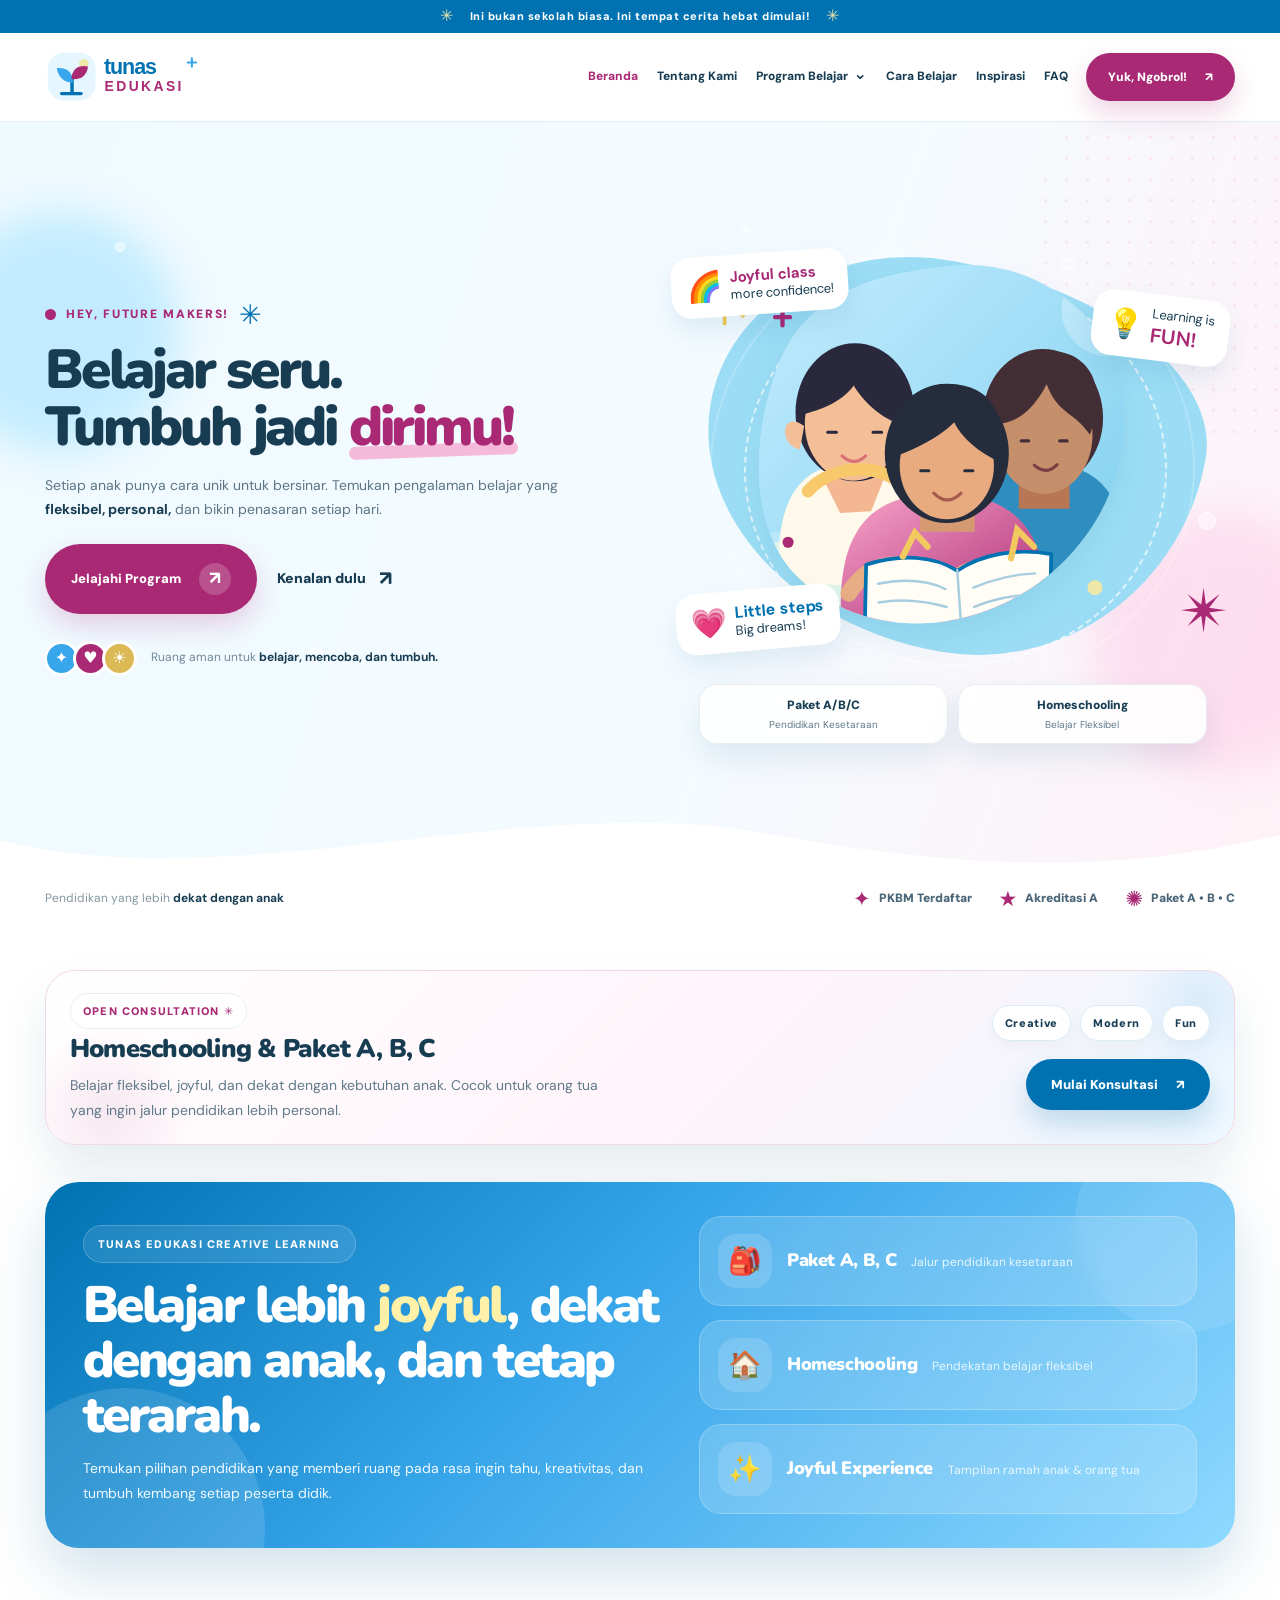
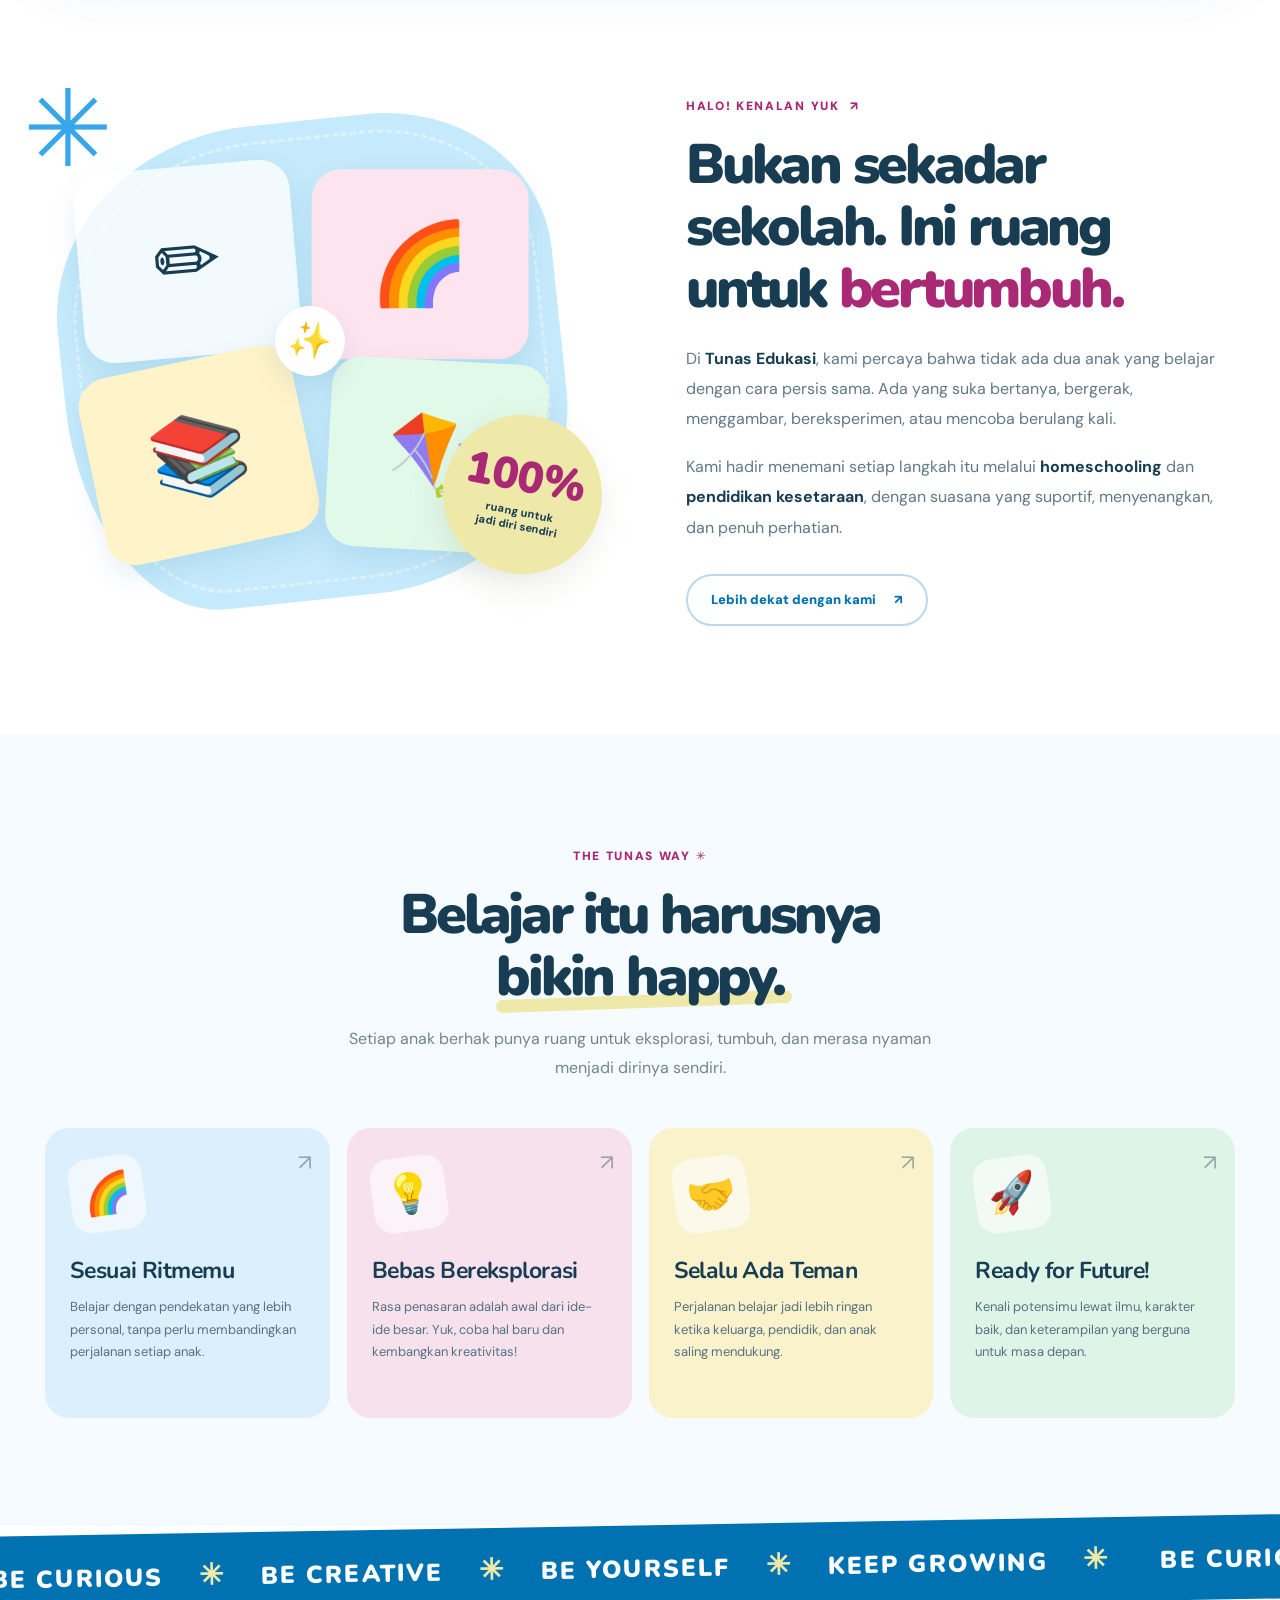
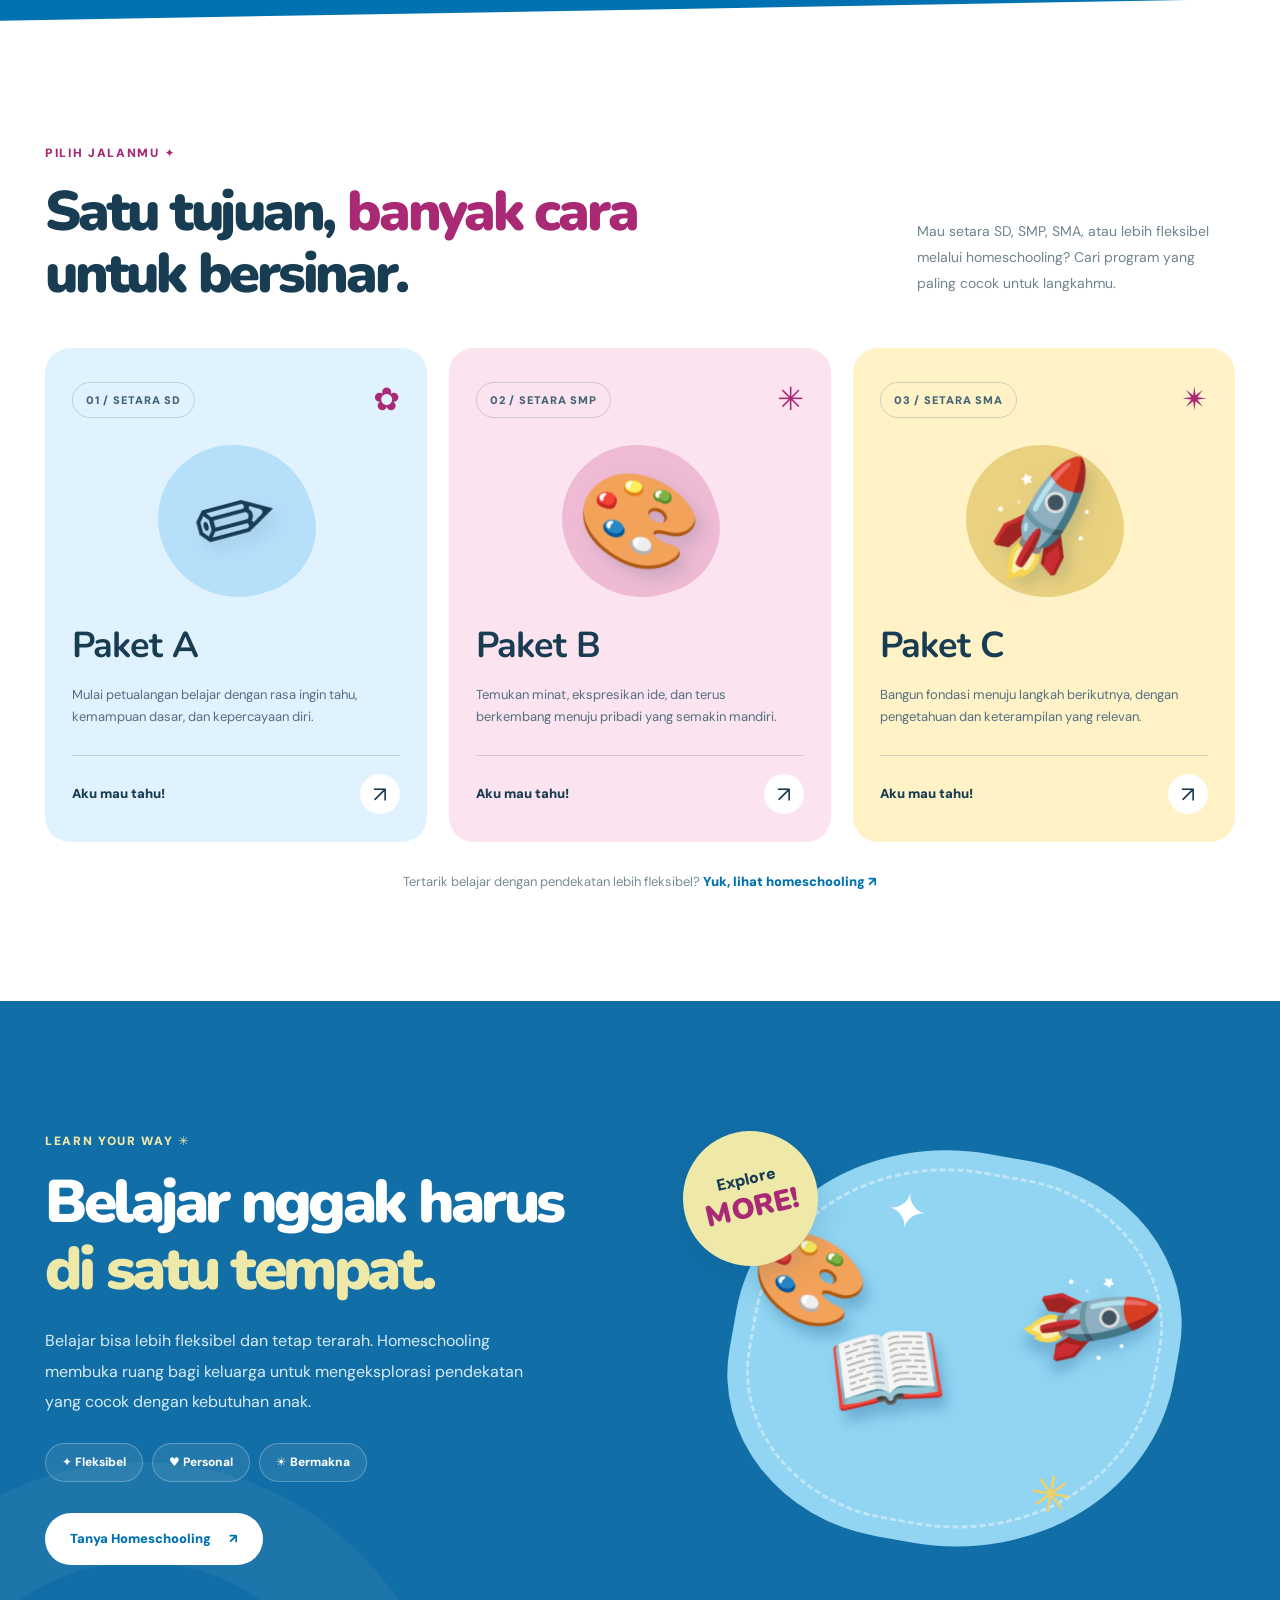
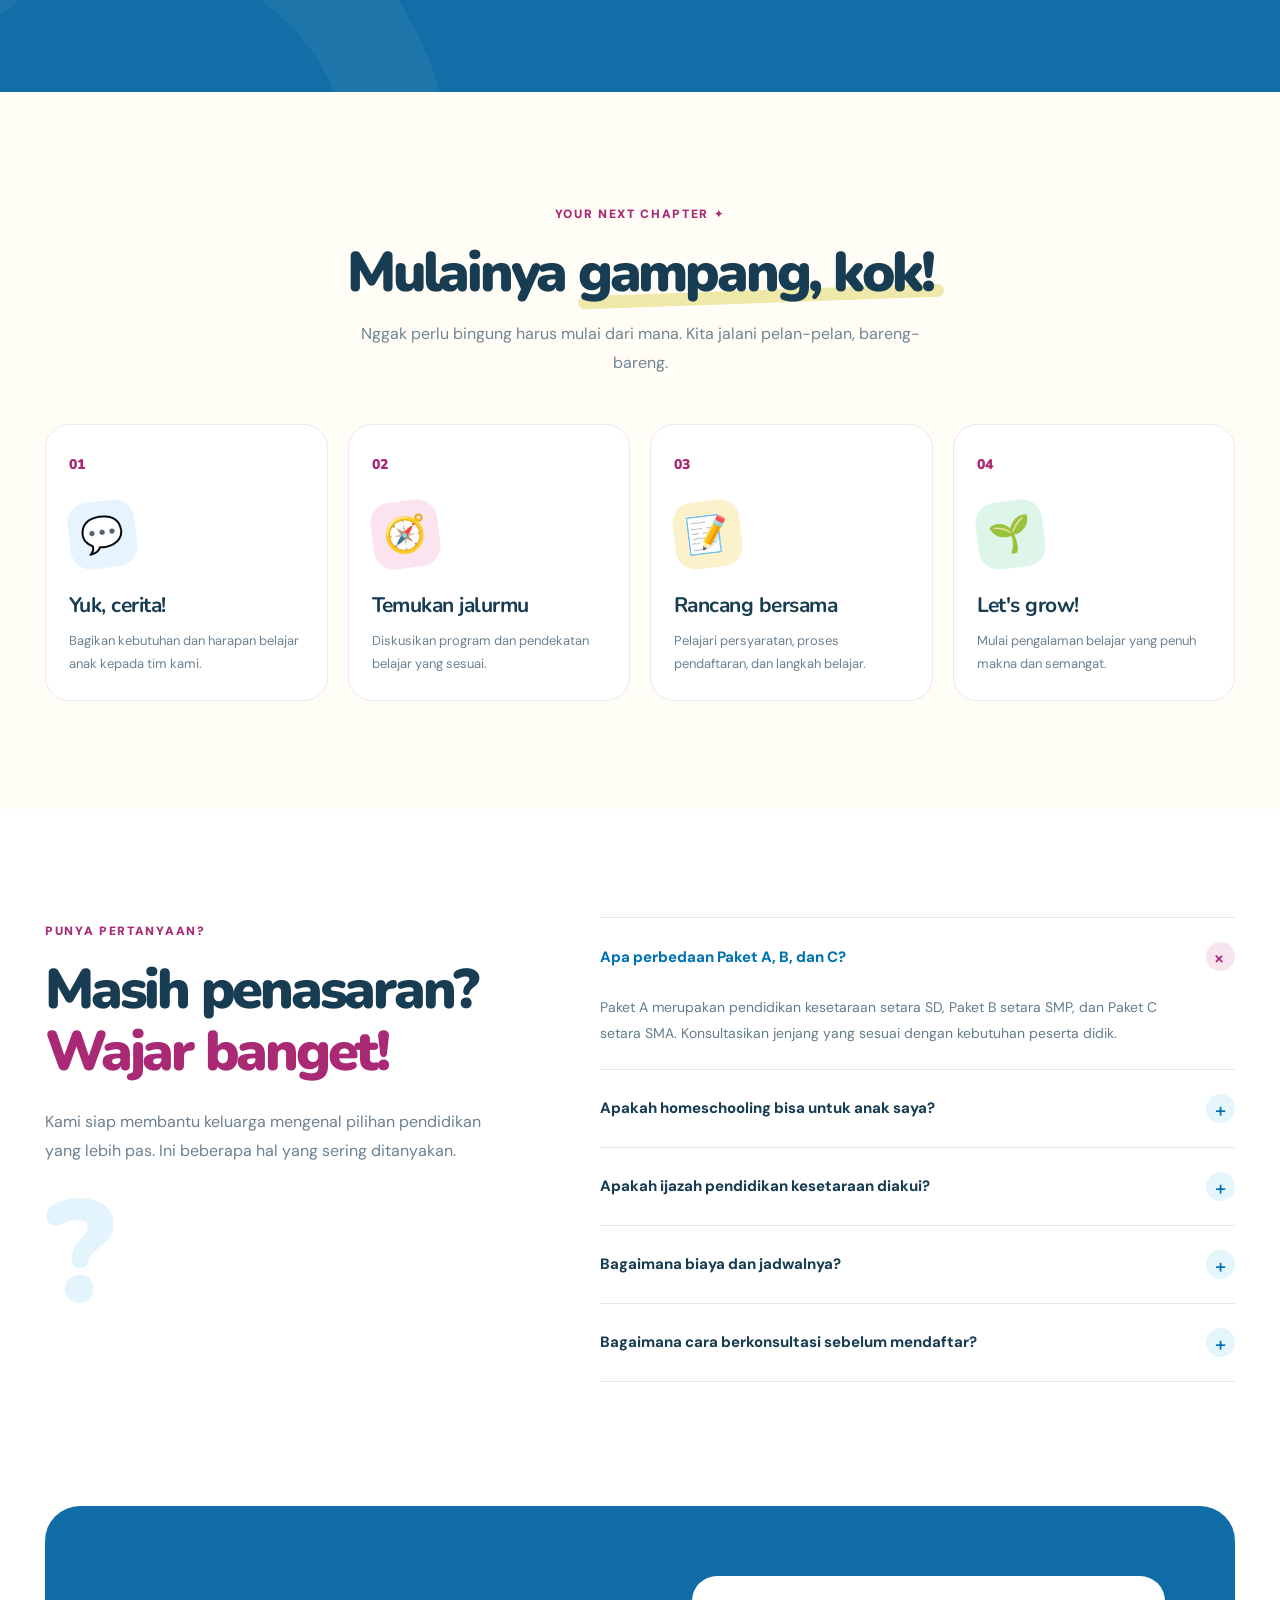
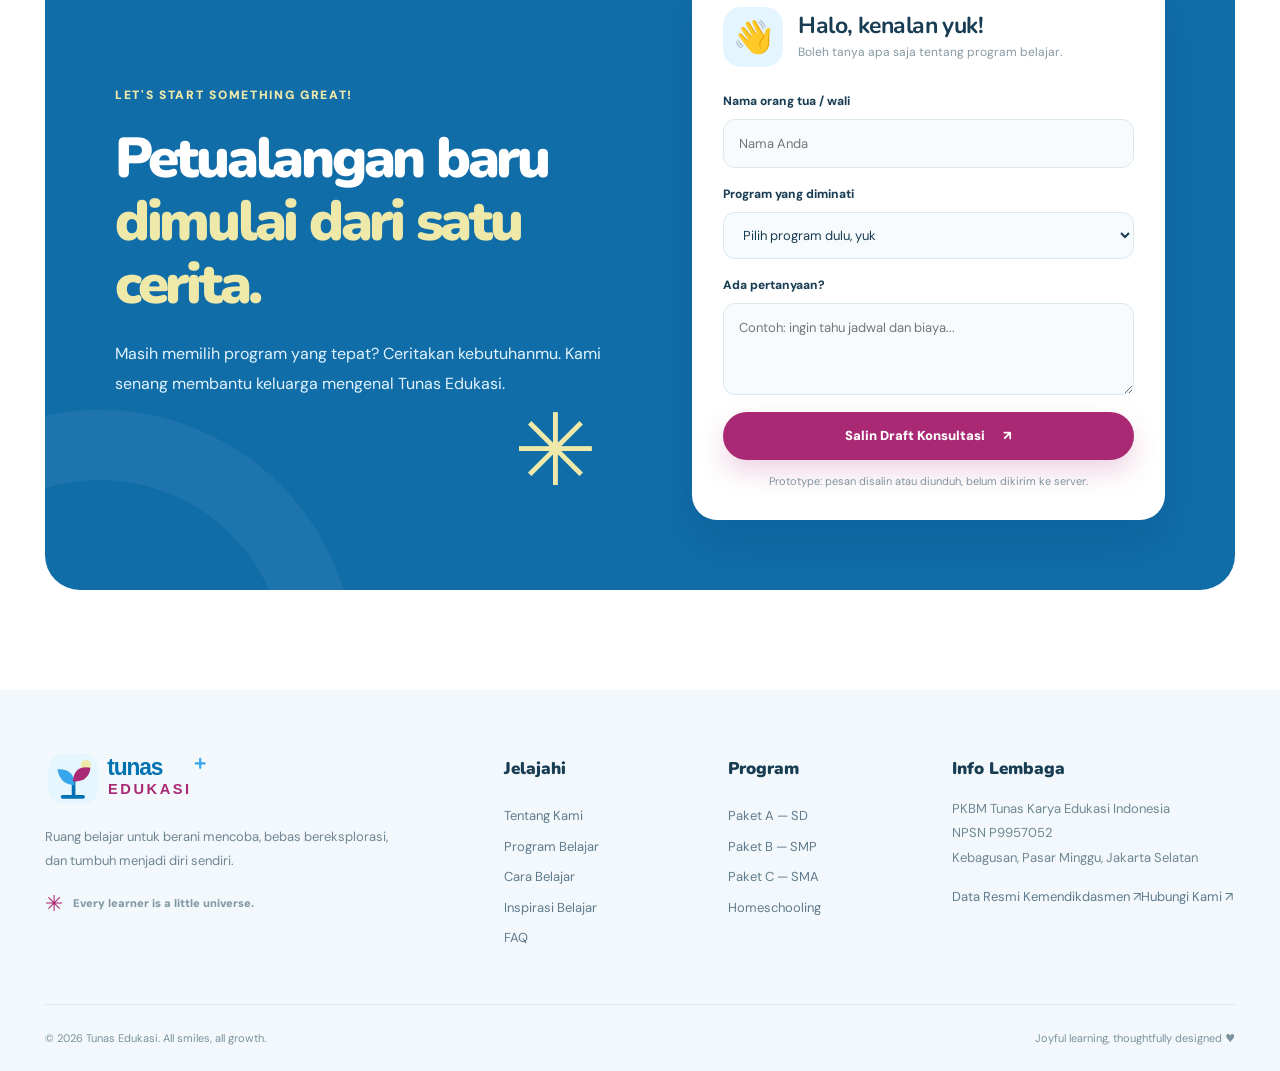
<file: index.html>
<!doctype html>
<html lang="id">
<head>
  <meta charset="utf-8" />
  <meta name="viewport" content="width=device-width, initial-scale=1" />
  <meta name="theme-color" content="#0072b2" />
  <meta name="description" content="PKBM Tunas Edukasi menyediakan pendidikan kesetaraan Paket A, B, C dan pendekatan homeschooling. Belajar lebih fleksibel, personal, dan joyful." /><link rel="canonical" href="https://tunasedukasi.sch.id/">
  <title>Tunas Edukasi — Belajar Seru, Tumbuh Jadi Dirimu!</title>
  <link rel="icon" type="image/svg+xml" href="assets/favicon.svg" />
  <link rel="preconnect" href="https://fonts.googleapis.com" />
  <link rel="preconnect" href="https://fonts.gstatic.com" crossorigin />
  <link href="https://fonts.googleapis.com/css2?family=DM+Sans:wght@400;500;600;700;800&family=Nunito:wght@400;500;600;700;800;900&display=swap" rel="stylesheet" />
  
<link rel="stylesheet" href="assets/style.css" /></head>
<body>
<a href="#main" class="skip">Langsung ke konten</a>
<div class="top-banner"><span aria-hidden="true">✳</span> Ini bukan sekolah biasa. Ini tempat cerita hebat dimulai! <span aria-hidden="true">✳</span></div>
<div class="scroll-progress" id="scroll-progress" aria-hidden="true"></div><header class="header" id="top"><div class="container navbar"><a class="logo" href="index.html" aria-label="Beranda Tunas Edukasi"><img src="assets/logo.svg" alt="Tunas Edukasi" width="197" height="55"></a><nav id="nav" class="nav" aria-label="Navigasi utama"><a href="index.html" aria-current="page">Beranda</a><a href="tentang.html">Tentang Kami</a><div class="nav-drop"><a class="nav-drop-link" href="program.html">Program Belajar<span class="chevron" aria-hidden="true">⌄</span></a><div class="nav-submenu"><a href="paket-a.html">Paket A · Setara SD</a><a href="paket-b.html">Paket B · Setara SMP</a><a href="paket-c.html">Paket C · Setara SMA</a><a href="homeschooling.html">Homeschooling</a></div></div><a href="metode-belajar.html">Cara Belajar</a><a href="inspirasi.html">Inspirasi</a><a href="faq.html">FAQ</a><a class="nav-mobile-cta" href="kontak.html">Konsultasi Program ↗</a></nav><a class="btn btn-pink btn-nav" href="kontak.html">Yuk, Ngobrol! <span aria-hidden="true">↗</span></a><button class="menu-toggle" type="button" id="menu-toggle" aria-expanded="false" aria-controls="nav" aria-label="Buka navigasi"><i></i><i></i><i></i></button></div></header>
<main id="main">
  <section class="hero hero-animated" aria-labelledby="hero-title">
    <div class="hero-dots" aria-hidden="true"></div><div class="hero-glow hero-glow-a" aria-hidden="true"></div><div class="hero-glow hero-glow-b" aria-hidden="true"></div><div class="hero-particles" aria-hidden="true"><span></span><span></span><span></span><span></span><span></span><span></span></div>
    <div class="container hero-grid">
      <div class="hero-copy">
        <div class="eyebrow"><span class="eyebrow-dot"></span> HEY, FUTURE MAKERS! <span class="micro-star">✳</span></div>
        <h1 id="hero-title">Belajar seru.<br />Tumbuh jadi <span class="pink-underline">dirimu!</span></h1>
        <p class="hero-lead">Setiap anak punya cara unik untuk bersinar. Temukan pengalaman belajar yang <strong>fleksibel, personal,</strong> dan bikin penasaran setiap hari.</p>
        <div class="hero-actions"><a class="btn btn-pink btn-large pulse-btn" href="program.html">Jelajahi Program <span class="arrow-circle">↗</span></a><a class="link-text" href="tentang.html">Kenalan dulu <span>↗</span></a></div>
        <div class="hero-foot"><div class="avatar-cluster" aria-hidden="true"><span>✦</span><span>♥</span><span>☀</span></div><p>Ruang aman untuk <strong>belajar, mencoba, dan tumbuh.</strong></p></div>
      </div>
      <div class="hero-visual" id="hero-visual">
        <div class="hero-visual-bg"></div>
        <div class="hero-ring hero-ring-a" aria-hidden="true"></div>
        <div class="hero-ring hero-ring-b" aria-hidden="true"></div>
        <img src="assets/hero-kids.svg" alt="Ilustrasi tiga anak tersenyum sambil belajar dengan buku" class="hero-illustration" />
        <div class="floating floating-top"><span class="floating-emoji">💡</span><div>Learning is<br /><strong>FUN!</strong></div></div>
        <div class="floating floating-middle"><span class="floating-emoji">🌈</span><div><strong>Joyful class</strong><br />more confidence!</div></div>
        <div class="floating floating-bottom"><span class="floating-emoji">💗</span><div><strong>Little steps</strong><br />Big dreams!</div></div>
        <div class="hero-stats" aria-label="Keunggulan Tunas Edukasi">
          <div><strong>Paket A/B/C</strong><span>Pendidikan Kesetaraan</span></div>
          <div><strong>Homeschooling</strong><span>Belajar Fleksibel</span></div>
        </div>
        <span class="hero-star hero-star-1" aria-hidden="true">✳</span><span class="hero-star hero-star-2" aria-hidden="true">✴</span>
      </div>
    </div>
    <svg class="hero-wave" viewBox="0 0 1440 70" preserveAspectRatio="none" aria-hidden="true"><path d="M0 33C259 97 598-20 851 24c252 44 410 45 589 3v43H0Z" fill="#fff"/></svg>
  </section>
  <div class="trust-strip"><div class="container trust-row"><div class="trust-intro">Pendidikan yang lebih <strong>dekat dengan anak</strong></div><div class="trust-items"><span><b>✦</b> PKBM Terdaftar</span><span><b>★</b> Akreditasi A</span><span><b>✺</b> Paket A • B • C</span></div></div></div>
<section class="after-hero-banner" aria-label="Informasi program dan konsultasi">
  <div class="container">
        <div class="hero-banner-card reveal">
          <div class="hero-banner-copy">
            <span class="hero-badge-label">OPEN CONSULTATION ✳</span>
            <h3>Homeschooling & Paket A, B, C</h3>
            <p>Belajar fleksibel, joyful, dan dekat dengan kebutuhan anak. Cocok untuk orang tua yang ingin jalur pendidikan lebih personal.</p>
          </div>
          <div class="hero-banner-cta">
            <div class="banner-stack"><span>Creative</span><span>Modern</span><span>Fun</span></div>
            <a href="#konsultasi" class="btn btn-blue">Mulai Konsultasi <span>↗</span></a>
          </div>
        </div>
  </div>
</section>
  <section class="promo-banner-wrap reveal" aria-label="Banner promosi Tunas Edukasi">
    <div class="container promo-banner">
      <div class="promo-copy">
        <span class="promo-kicker">TUNAS EDUKASI CREATIVE LEARNING</span>
        <h2>Belajar lebih <span class="text-pink">joyful</span>, dekat dengan anak, dan tetap terarah.</h2>
        <p>Temukan pilihan pendidikan yang memberi ruang pada rasa ingin tahu, kreativitas, dan tumbuh kembang setiap peserta didik.</p>
      </div>
      <div class="promo-highlights">
        <article><span>🎒</span><strong>Paket A, B, C</strong><small>Jalur pendidikan kesetaraan</small></article>
        <article><span>🏠</span><strong>Homeschooling</strong><small>Pendekatan belajar fleksibel</small></article>
        <article><span>✨</span><strong>Joyful Experience</strong><small>Tampilan ramah anak & orang tua</small></article>
      </div>
    </div>
  </section>
  <section class="section about" id="tentang">
    <div class="container two-col">
      <div class="about-picture reveal"><div class="big-shape"></div><div class="about-inside"><div class="about-doodle">✏️</div><div class="about-doodle">🌈</div><div class="about-doodle">📚</div><div class="about-doodle">🪁</div><div class="about-doodle">✨</div></div><div class="sticker"><strong>100%</strong><span>ruang untuk<br />jadi diri sendiri</span></div><span class="flower" aria-hidden="true">✳</span></div>
      <div class="about-text reveal"><span class="kicker">HALO! KENALAN YUK <span aria-hidden="true">↗</span></span><h2>Bukan sekadar sekolah. Ini ruang untuk <span class="text-pink">bertumbuh.</span></h2><p>Di <strong>Tunas Edukasi</strong>, kami percaya bahwa tidak ada dua anak yang belajar dengan cara persis sama. Ada yang suka bertanya, bergerak, menggambar, bereksperimen, atau mencoba berulang kali.</p><p>Kami hadir menemani setiap langkah itu melalui <strong>homeschooling</strong> dan <strong>pendidikan kesetaraan</strong>, dengan suasana yang suportif, menyenangkan, dan penuh perhatian.</p><a href="tentang.html" class="btn btn-outline">Lebih dekat dengan kami <span>↗</span></a></div>
    </div>
  </section>
  <section class="section values" id="kenapa">
    <div class="container"><div class="heading center reveal"><span class="kicker">THE TUNAS WAY ✳</span><h2>Belajar itu harusnya<br /><span class="yellow-underline">bikin happy.</span></h2><p>Setiap anak berhak punya ruang untuk eksplorasi, tumbuh, dan merasa nyaman menjadi dirinya sendiri.</p></div>
      <div class="values-grid">
        <article class="value-card value-sky reveal"><div class="value-emoji">🌈</div><h3>Sesuai Ritmemu</h3><p>Belajar dengan pendekatan yang lebih personal, tanpa perlu membandingkan perjalanan setiap anak.</p><span class="corner">↗</span></article>
        <article class="value-card value-pink reveal"><div class="value-emoji">💡</div><h3>Bebas Bereksplorasi</h3><p>Rasa penasaran adalah awal dari ide-ide besar. Yuk, coba hal baru dan kembangkan kreativitas!</p><span class="corner">↗</span></article>
        <article class="value-card value-yellow reveal"><div class="value-emoji">🤝</div><h3>Selalu Ada Teman</h3><p>Perjalanan belajar jadi lebih ringan ketika keluarga, pendidik, dan anak saling mendukung.</p><span class="corner">↗</span></article>
        <article class="value-card value-green reveal"><div class="value-emoji">🚀</div><h3>Ready for Future!</h3><p>Kenali potensimu lewat ilmu, karakter baik, dan keterampilan yang berguna untuk masa depan.</p><span class="corner">↗</span></article>
      </div>
    </div>
  </section>
  <div class="marquee" aria-hidden="true"><div class="marquee-inner"><span>BE CURIOUS <b>✳</b> BE CREATIVE <b>✳</b> BE YOURSELF <b>✳</b> KEEP GROWING <b>✳</b></span><span>BE CURIOUS <b>✳</b> BE CREATIVE <b>✳</b> BE YOURSELF <b>✳</b> KEEP GROWING <b>✳</b></span></div></div>
  <section class="section programs" id="program">
    <div class="container"><div class="section-title-row reveal"><div><span class="kicker">PILIH JALANMU ✦</span><h2>Satu tujuan, <span class="text-pink">banyak cara</span><br />untuk bersinar.</h2></div><p>Mau setara SD, SMP, SMA, atau lebih fleksibel melalui homeschooling? Cari program yang paling cocok untuk langkahmu.</p></div>
      <div class="program-grid">
        <article class="program-card card-a reveal"><div class="program-top"><span>01 / SETARA SD</span><b>✿</b></div><div class="program-illustration"><span>✏️</span></div><h3>Paket A</h3><p>Mulai petualangan belajar dengan rasa ingin tahu, kemampuan dasar, dan kepercayaan diri.</p><a href="paket-a.html" class="program-action">Aku mau tahu! <i>↗</i></a></article>
        <article class="program-card card-b reveal"><div class="program-top"><span>02 / SETARA SMP</span><b>✳</b></div><div class="program-illustration"><span>🎨</span></div><h3>Paket B</h3><p>Temukan minat, ekspresikan ide, dan terus berkembang menuju pribadi yang semakin mandiri.</p><a href="paket-b.html" class="program-action">Aku mau tahu! <i>↗</i></a></article>
        <article class="program-card card-c reveal"><div class="program-top"><span>03 / SETARA SMA</span><b>✴</b></div><div class="program-illustration"><span>🚀</span></div><h3>Paket C</h3><p>Bangun fondasi menuju langkah berikutnya, dengan pengetahuan dan keterampilan yang relevan.</p><a href="paket-c.html" class="program-action">Aku mau tahu! <i>↗</i></a></article>
      </div>
      <div class="program-note">Tertarik belajar dengan pendekatan lebih fleksibel? <a href="homeschooling.html">Yuk, lihat homeschooling ↗</a></div>
    </div>
  </section>
  <section class="section homeschool" id="homeschooling"><div class="container homeschool-grid"><div class="homeschool-text reveal"><span class="kicker kicker-light">LEARN YOUR WAY ✳</span><h2>Belajar nggak harus <span>di satu tempat.</span></h2><p>Belajar bisa lebih fleksibel dan tetap terarah. Homeschooling membuka ruang bagi keluarga untuk mengeksplorasi pendekatan yang cocok dengan kebutuhan anak.</p><div class="tags"><span>✦ Fleksibel</span><span>♥ Personal</span><span>☀ Bermakna</span></div><a href="homeschooling.html" class="btn btn-white">Tanya Homeschooling <span>↗</span></a></div><div class="homeschool-art reveal"><div class="planet"><div class="planet-book">📖</div><div class="planet-rocket">🚀</div><div class="planet-paint">🎨</div><div class="planet-star s1">✦</div><div class="planet-star s2">✳</div></div><div class="homeschool-badge">Explore<br /><strong>MORE!</strong></div></div></div></section>
  <section class="section steps" id="cara"><div class="container"><div class="heading center reveal"><span class="kicker">YOUR NEXT CHAPTER ✦</span><h2>Mulainya <span class="yellow-underline">gampang, kok!</span></h2><p>Nggak perlu bingung harus mulai dari mana. Kita jalani pelan-pelan, bareng-bareng.</p></div><div class="steps-grid">
    <article class="step reveal"><span class="step-num">01</span><div class="step-emoji">💬</div><h3>Yuk, cerita!</h3><p>Bagikan kebutuhan dan harapan belajar anak kepada tim kami.</p></article>
    <article class="step reveal"><span class="step-num">02</span><div class="step-emoji">🧭</div><h3>Temukan jalurmu</h3><p>Diskusikan program dan pendekatan belajar yang sesuai.</p></article>
    <article class="step reveal"><span class="step-num">03</span><div class="step-emoji">📝</div><h3>Rancang bersama</h3><p>Pelajari persyaratan, proses pendaftaran, dan langkah belajar.</p></article>
    <article class="step reveal"><span class="step-num">04</span><div class="step-emoji">🌱</div><h3>Let's grow!</h3><p>Mulai pengalaman belajar yang penuh makna dan semangat.</p></article>
  </div></div></section>
  <section class="section faq" id="faq"><div class="container faq-grid"><div class="faq-copy reveal"><span class="kicker">PUNYA PERTANYAAN?</span><h2>Masih penasaran? <span class="text-pink">Wajar banget!</span></h2><p>Kami siap membantu keluarga mengenal pilihan pendidikan yang lebih pas. Ini beberapa hal yang sering ditanyakan.</p><span class="giant-question" aria-hidden="true">?</span></div><div class="faq-list reveal">
    <details open><summary>Apa perbedaan Paket A, B, dan C? <span>+</span></summary><p>Paket A merupakan pendidikan kesetaraan setara SD, Paket B setara SMP, dan Paket C setara SMA. Konsultasikan jenjang yang sesuai dengan kebutuhan peserta didik.</p></details>
    <details><summary>Apakah homeschooling bisa untuk anak saya? <span>+</span></summary><p>Pendekatan homeschooling dapat dibahas sesuai kebutuhan dan kondisi keluarga. Tim Tunas Edukasi akan membantu menjelaskan pilihan, pendampingan, serta ketentuan pendidikan yang berlaku.</p></details>
    <details><summary>Apakah ijazah pendidikan kesetaraan diakui? <span>+</span></summary><p>Ijazah pendidikan kesetaraan yang diterbitkan sesuai ketentuan pemerintah diakui setara dengan jenjang terkait. Persyaratan masuk lembaga tujuan dapat memiliki ketentuan masing-masing.</p></details>
    <details><summary>Bagaimana biaya dan jadwalnya? <span>+</span></summary><p>Biaya, ketersediaan kelas, jadwal, serta persyaratan bisa ditanyakan langsung ke tim Tunas Edukasi melalui bagian konsultasi.</p></details>
    <details><summary>Bagaimana cara berkonsultasi sebelum mendaftar? <span>+</span></summary><p>Isi formulir di bawah untuk menyiapkan email konsultasi. Kami belum memasang layanan pendaftaran online pada prototype ini.</p></details>
  </div></div></section>
  <section class="section contact" id="konsultasi"><div class="container contact-bg"><div class="contact-copy reveal"><span class="kicker kicker-light">LET'S START SOMETHING GREAT!</span><h2>Petualangan baru <span>dimulai dari satu cerita.</span></h2><p>Masih memilih program yang tepat? Ceritakan kebutuhanmu. Kami senang membantu keluarga mengenal Tunas Edukasi.</p><div class="contact-deco" aria-hidden="true">✳</div></div><div class="form-card reveal"><div class="form-title"><span>👋</span><div><h3>Halo, kenalan yuk!</h3><p>Boleh tanya apa saja tentang program belajar.</p></div></div><form id="contact-form"><label for="name">Nama orang tua / wali</label><input id="name" name="name" autocomplete="name" placeholder="Nama Anda" maxlength="80" required /><label for="program-select">Program yang diminati</label><select id="program-select" name="program" required><option value="">Pilih program dulu, yuk</option><option>Paket A</option><option>Paket B</option><option>Paket C</option><option>Homeschooling</option><option>Masih ingin konsultasi</option></select><label for="question">Ada pertanyaan?</label><textarea id="question" name="question" placeholder="Contoh: ingin tahu jadwal dan biaya..." rows="3" maxlength="800" required></textarea><button class="btn btn-pink btn-submit" type="submit">Salin Draft Konsultasi <span>↗</span></button><p class="form-help" id="form-help" role="status">Prototype: pesan disalin atau diunduh, belum dikirim ke server.</p></form></div></div></section>
</main>
<footer class="footer"><div class="container footer-main">
      <div><a href="index.html"><img src="assets/logo.svg" alt="Tunas Edukasi" width="205" height="57"></a><p>Ruang belajar untuk berani mencoba, bebas bereksplorasi, dan tumbuh menjadi diri sendiri.</p><div class="footer-socialline"><span aria-hidden="true">✳</span> Every learner is a little universe.</div></div>
      <div><h3>Jelajahi</h3><a href="tentang.html">Tentang Kami</a><a href="program.html">Program Belajar</a><a href="metode-belajar.html">Cara Belajar</a><a href="inspirasi.html">Inspirasi Belajar</a><a href="faq.html">FAQ</a></div>
      <div><h3>Program</h3><a href="paket-a.html">Paket A — SD</a><a href="paket-b.html">Paket B — SMP</a><a href="paket-c.html">Paket C — SMA</a><a href="homeschooling.html">Homeschooling</a></div>
      <div><h3>Info Lembaga</h3><p>PKBM Tunas Karya Edukasi Indonesia<br>NPSN P9957052<br>Kebagusan, Pasar Minggu, Jakarta Selatan</p><a target="_blank" rel="noopener noreferrer" href="https://referensi.data.kemendikdasmen.go.id/pendidikan/npsn/P9957052">Data Resmi Kemendikdasmen ↗</a><a href="kontak.html">Hubungi Kami ↗</a></div>
    </div><div class="container copyright"><span>© <span id="year">2026</span> Tunas Edukasi. All smiles, all growth.</span><span>Joyful learning, thoughtfully designed <span aria-hidden="true">♥</span></span></div></footer>
<a class="back-to-top" href="#top" id="back-to-top" aria-label="Kembali ke atas">↑</a>
<script src="assets/app.js" defer></script>
</body>
</html>
</file>
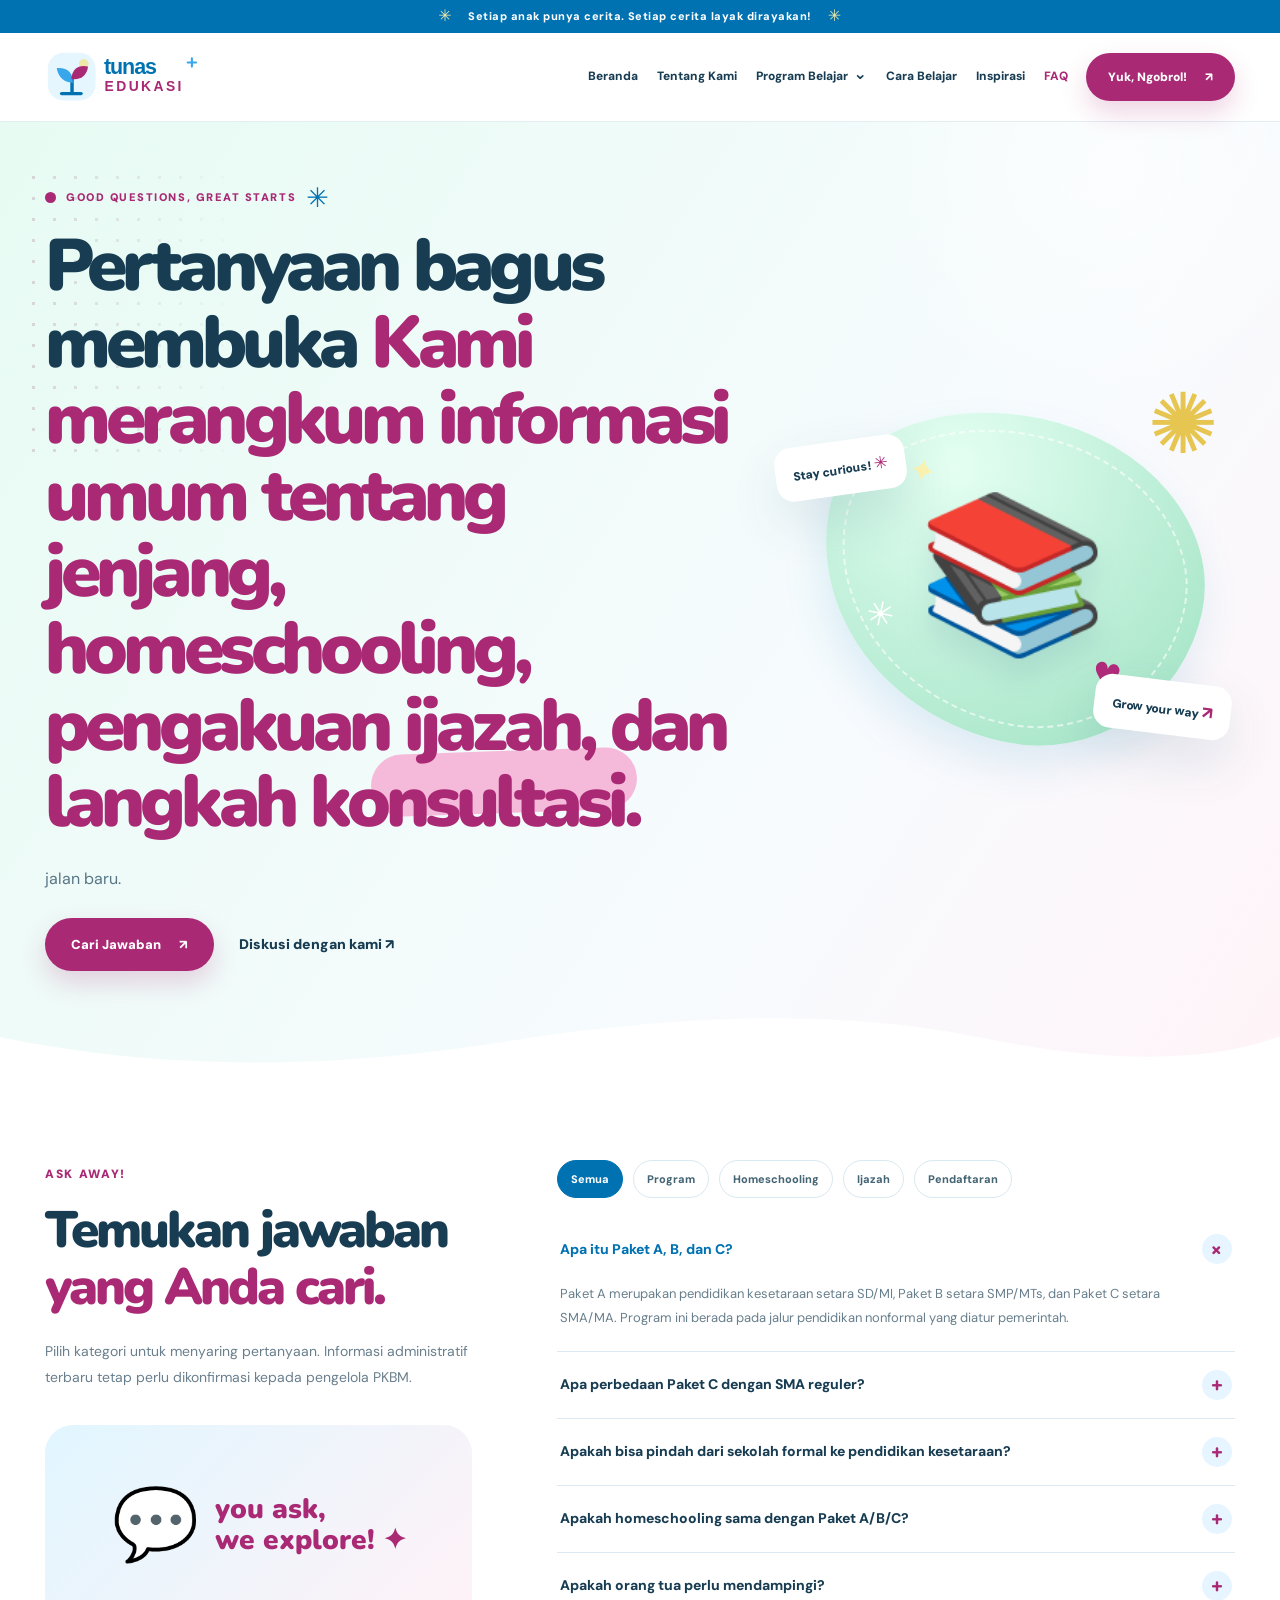
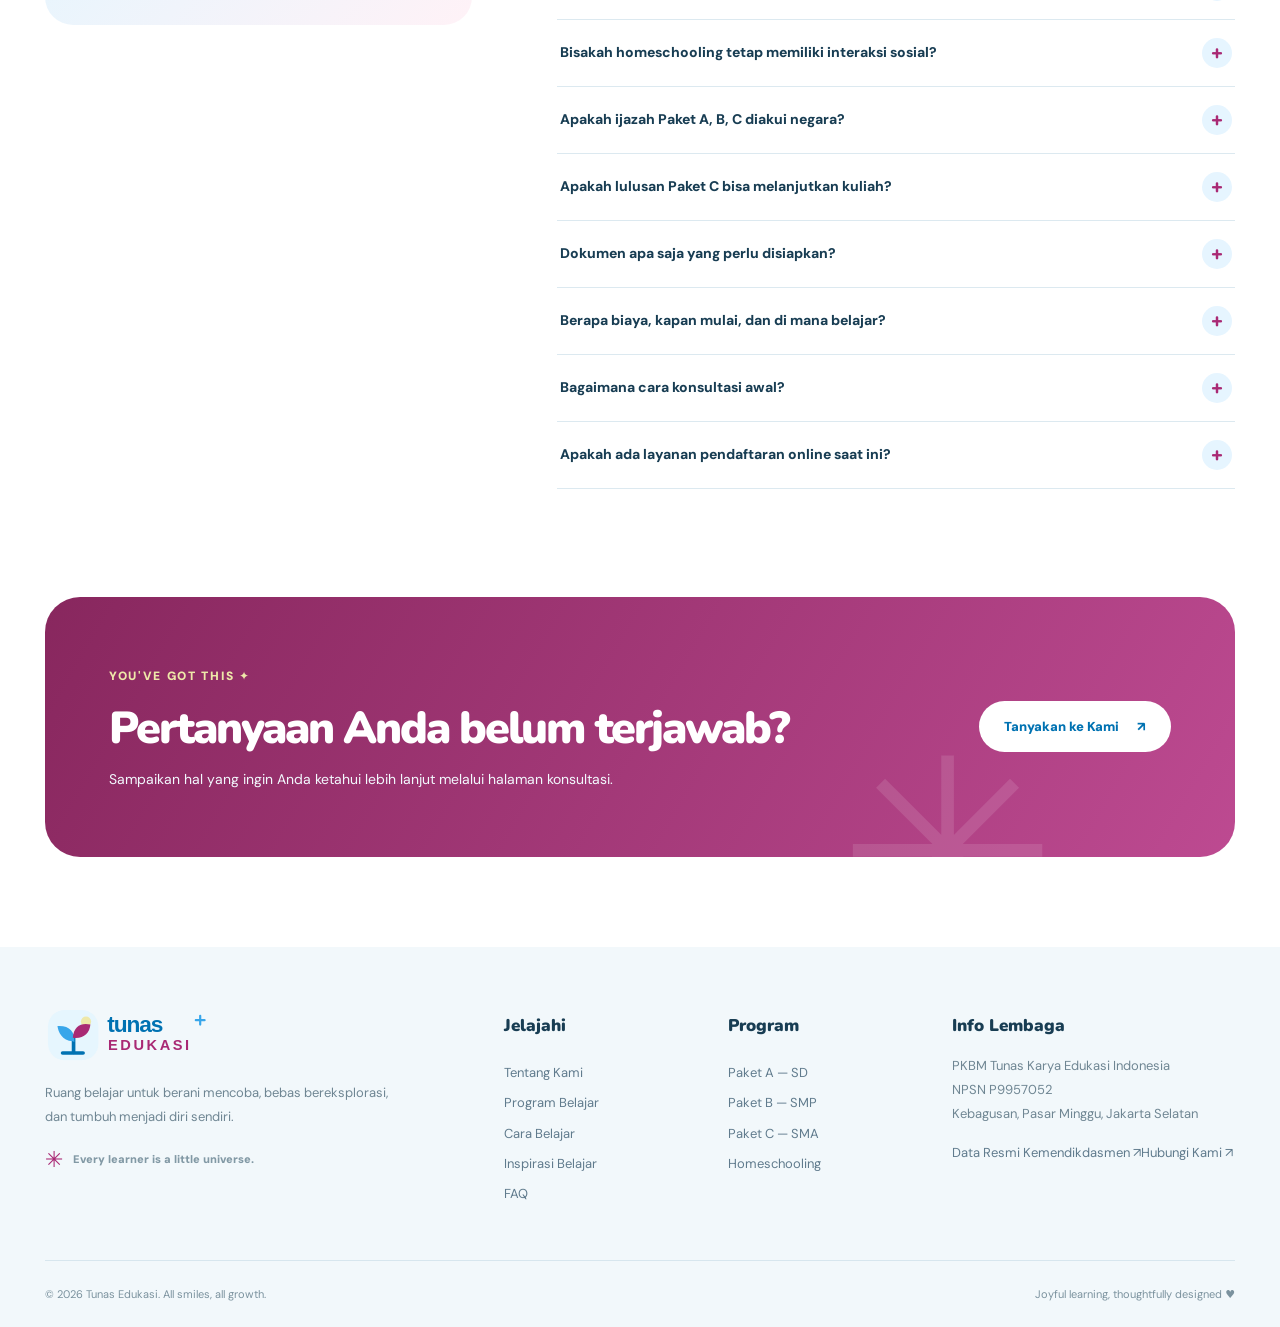
<file: faq.html>
<!doctype html><html lang="id"><head><meta charset="utf-8"><meta name="viewport" content="width=device-width,initial-scale=1"><meta name="theme-color" content="#0072b2"><meta name="description" content="Jawaban pertanyaan umum tentang Paket A, Paket B, Paket C, homeschooling, ijazah kesetaraan, biaya, dan pendaftaran."><meta name="robots" content="index,follow,max-image-preview:large"><link rel="canonical" href="https://tunasedukasi.sch.id/faq.html"><link rel="icon" type="image/svg+xml" href="assets/favicon.svg"><link rel="preconnect" href="https://fonts.googleapis.com"><link rel="preconnect" href="https://fonts.gstatic.com" crossorigin><link href="https://fonts.googleapis.com/css2?family=DM+Sans:wght@400;500;600;700;800&family=Nunito:wght@400;500;600;700;800;900&display=swap" rel="stylesheet"><meta property="og:locale" content="id_ID"><meta property="og:type" content="website"><meta property="og:title" content="FAQ — Pertanyaan Umum — Tunas Edukasi"><meta property="og:description" content="Jawaban pertanyaan umum tentang Paket A, Paket B, Paket C, homeschooling, ijazah kesetaraan, biaya, dan pendaftaran."><title>FAQ — Pertanyaan Umum — Tunas Edukasi</title><link rel="stylesheet" href="assets/style.css" /></head><body><a href="#main" class="skip">Langsung ke konten</a><div class="top-banner"><span aria-hidden="true">✳</span> Setiap anak punya cerita. Setiap cerita layak dirayakan! <span aria-hidden="true">✳</span></div><div class="scroll-progress" id="scroll-progress" aria-hidden="true"></div><header class="header" id="top"><div class="container navbar"><a class="logo" href="index.html" aria-label="Beranda Tunas Edukasi"><img src="assets/logo.svg" alt="Tunas Edukasi" width="197" height="55"></a><nav id="nav" class="nav" aria-label="Navigasi utama"><a href="index.html">Beranda</a><a href="tentang.html">Tentang Kami</a><div class="nav-drop"><a class="nav-drop-link" href="program.html">Program Belajar<span class="chevron" aria-hidden="true">⌄</span></a><div class="nav-submenu"><a href="paket-a.html">Paket A · Setara SD</a><a href="paket-b.html">Paket B · Setara SMP</a><a href="paket-c.html">Paket C · Setara SMA</a><a href="homeschooling.html">Homeschooling</a></div></div><a href="metode-belajar.html">Cara Belajar</a><a href="inspirasi.html">Inspirasi</a><a href="faq.html" aria-current="page">FAQ</a><a class="nav-mobile-cta" href="kontak.html">Konsultasi Program ↗</a></nav><a class="btn btn-pink btn-nav" href="kontak.html">Yuk, Ngobrol! <span aria-hidden="true">↗</span></a><button class="menu-toggle" type="button" id="menu-toggle" aria-expanded="false" aria-controls="nav" aria-label="Buka navigasi"><i></i><i></i><i></i></button></div></header><main id="main"><section class="inner-hero inner-mint" aria-labelledby="page-title"><div class="container inner-hero-grid"><div class="inner-copy"><div class="eyebrow"><span class="eyebrow-dot"></span>GOOD QUESTIONS, GREAT STARTS<span class="micro-star" aria-hidden="true">✳</span></div><h1 id="page-title">Pertanyaan bagus membuka <em>Kami merangkum informasi umum tentang jenjang, homeschooling, pengakuan ijazah, dan langkah konsultasi.</em></h1><p>jalan baru.</p><div class="inner-hero-actions"><a class="btn btn-pink btn-large" href="faq.html#pertanyaan">Cari Jawaban <span aria-hidden="true">↗</span></a><a class="link-text" href="kontak.html">Diskusi dengan kami ↗</a></div></div><div class="inner-graphic" aria-hidden="true"><span class="graphic-sun">✺</span><div class="graphic-orbit"><span class="planet-icon">📚</span><span class="graphic-emoji graphic-a">✦</span><span class="graphic-emoji graphic-b">♥</span><span class="graphic-emoji graphic-c">✳</span></div><div class="graphic-pill graphic-pill-one">Stay curious! <span>✳</span></div><div class="graphic-pill graphic-pill-two">Grow your way <span>↗</span></div></div></div><svg class="inner-wave" viewBox="0 0 1440 60" preserveAspectRatio="none" aria-hidden="true"><path d="M0 25 Q260 80 570 30T1100 25T1440 24V60H0Z" fill="#fff"/></svg></section><section class="section" id="pertanyaan"><div class="container faq-page-grid"><div class="faq-aside reveal"><span class="kicker">ASK AWAY!</span><h2>Temukan jawaban <span class="text-pink">yang Anda cari.</span></h2><p>Pilih kategori untuk menyaring pertanyaan. Informasi administratif terbaru tetap perlu dikonfirmasi kepada pengelola PKBM.</p><div class="faq-side-art">💬 <span>you ask,<br>we explore! ✦</span></div></div><div class="faq-main"><div class="faq-tabs" role="group" aria-label="Filter kategori FAQ"><button type="button" data-faq-filter="semua" aria-pressed="true" class="is-active">Semua</button><button type="button" data-faq-filter="program" aria-pressed="false">Program</button><button type="button" data-faq-filter="homeschooling" aria-pressed="false">Homeschooling</button><button type="button" data-faq-filter="ijazah" aria-pressed="false">Ijazah</button><button type="button" data-faq-filter="administrasi" aria-pressed="false">Pendaftaran</button></div><div class="faq-page-list"><details class="reveal" data-faq-category="program" open><summary>Apa itu Paket A, B, dan C?<span aria-hidden="true">+</span></summary><p>Paket A merupakan pendidikan kesetaraan setara SD/MI, Paket B setara SMP/MTs, dan Paket C setara SMA/MA. Program ini berada pada jalur pendidikan nonformal yang diatur pemerintah.</p></details><details class="reveal" data-faq-category="program" ><summary>Apa perbedaan Paket C dengan SMA reguler?<span aria-hidden="true">+</span></summary><p>Keduanya memiliki jenjang kesetaraan yang sama, tetapi jalur penyelenggaraannya berbeda: Paket C merupakan pendidikan nonformal. Metode, pengaturan kegiatan, dan administrasi mengikuti ketentuan pendidikan kesetaraan.</p></details><details class="reveal" data-faq-category="program" ><summary>Apakah bisa pindah dari sekolah formal ke pendidikan kesetaraan?<span aria-hidden="true">+</span></summary><p>Kemungkinan perpindahan dan penempatan jenjang bergantung pada riwayat pendidikan, dokumen, dan ketentuan yang berlaku. Konsultasikan kondisi peserta didik terlebih dahulu agar tidak salah memilih jalur.</p></details><details class="reveal" data-faq-category="homeschooling" ><summary>Apakah homeschooling sama dengan Paket A/B/C?<span aria-hidden="true">+</span></summary><p>Tidak. Homeschooling adalah pendekatan pelaksanaan belajar, sedangkan Paket A/B/C merupakan jalur program pendidikan kesetaraan berdasarkan jenjang. Jalur administrasi dan pengakuan hasil belajar harus dipastikan sesuai aturan.</p></details><details class="reveal" data-faq-category="homeschooling" ><summary>Apakah orang tua perlu mendampingi?<span aria-hidden="true">+</span></summary><p>Dalam pendekatan homeschooling, keterlibatan keluarga menjadi salah satu faktor penting. Tingkat pendampingan dan dukungan pendidikan perlu didiskusikan sesuai usia dan kebutuhan peserta didik.</p></details><details class="reveal" data-faq-category="homeschooling" ><summary>Bisakah homeschooling tetap memiliki interaksi sosial?<span aria-hidden="true">+</span></summary><p>Bisa. Pembelajaran dapat dilengkapi interaksi sosial, komunitas, atau kegiatan kolaboratif. Ketersediaan kegiatan nyata di Tunas Edukasi perlu dikonfirmasi langsung.</p></details><details class="reveal" data-faq-category="ijazah" ><summary>Apakah ijazah Paket A, B, C diakui negara?<span aria-hidden="true">+</span></summary><p>Ijazah pendidikan kesetaraan yang diterbitkan sesuai ketentuan pemerintah diakui dan berkedudukan setara dengan jenjang pendidikan formal terkait. Ketentuan seleksi lanjutan tiap institusi dapat berbeda.</p></details><details class="reveal" data-faq-category="ijazah" ><summary>Apakah lulusan Paket C bisa melanjutkan kuliah?<span aria-hidden="true">+</span></summary><p>Secara umum lulusan pendidikan kesetaraan setara SMA dapat mengikuti jalur lanjut pendidikan menurut persyaratan lembaga penerima. Periksa ketentuan penerimaan perguruan tinggi dan tahun pendaftaran yang dituju.</p></details><details class="reveal" data-faq-category="administrasi" ><summary>Dokumen apa saja yang perlu disiapkan?<span aria-hidden="true">+</span></summary><p>Dokumen dapat bergantung pada program dan status pendidikan sebelumnya, misalnya dokumen identitas dan riwayat pendidikan. Daftar persyaratan resmi terbaru perlu diminta langsung kepada pengelola.</p></details><details class="reveal" data-faq-category="administrasi" ><summary>Berapa biaya, kapan mulai, dan di mana belajar?<span aria-hidden="true">+</span></summary><p>Biaya, jadwal pendaftaran, moda kegiatan, dan lokasi pelaksanaan tidak kami tampilkan sebagai angka tetap dalam prototype karena belum terkonfirmasi. Silakan hubungi pengelola untuk informasi terbaru.</p></details><details class="reveal" data-faq-category="administrasi" ><summary>Bagaimana cara konsultasi awal?<span aria-hidden="true">+</span></summary><p>Buka halaman Kontak, isi nama, pilih program, dan tulis pertanyaan. Prototype akan menyiapkan draft pesan untuk disalin; belum mengirim data ke server.</p></details><details class="reveal" data-faq-category="administrasi" ><summary>Apakah ada layanan pendaftaran online saat ini?<span aria-hidden="true">+</span></summary><p>Website ini masih prototype. Sistem pendaftaran online dan pengiriman formulir belum diaktifkan. Prosedur pendaftaran resmi akan dicantumkan setelah terkonfirmasi.</p></details></div></div></div></section><section class="closing-cta"><div class="container closing-inner closing-berry reveal"><div><span class="kicker kicker-light">YOU'VE GOT THIS ✦</span><h2>Pertanyaan Anda belum terjawab?</h2><p>Sampaikan hal yang ingin Anda ketahui lebih lanjut melalui halaman konsultasi.</p></div><a href="kontak.html" class="btn btn-white">Tanyakan ke Kami <span aria-hidden="true">↗</span></a><div class="closing-confetti" aria-hidden="true">✳</div></div></section></main><footer class="footer"><div class="container footer-main">
      <div><a href="index.html"><img src="assets/logo.svg" alt="Tunas Edukasi" width="205" height="57"></a><p>Ruang belajar untuk berani mencoba, bebas bereksplorasi, dan tumbuh menjadi diri sendiri.</p><div class="footer-socialline"><span aria-hidden="true">✳</span> Every learner is a little universe.</div></div>
      <div><h3>Jelajahi</h3><a href="tentang.html">Tentang Kami</a><a href="program.html">Program Belajar</a><a href="metode-belajar.html">Cara Belajar</a><a href="inspirasi.html">Inspirasi Belajar</a><a href="faq.html">FAQ</a></div>
      <div><h3>Program</h3><a href="paket-a.html">Paket A — SD</a><a href="paket-b.html">Paket B — SMP</a><a href="paket-c.html">Paket C — SMA</a><a href="homeschooling.html">Homeschooling</a></div>
      <div><h3>Info Lembaga</h3><p>PKBM Tunas Karya Edukasi Indonesia<br>NPSN P9957052<br>Kebagusan, Pasar Minggu, Jakarta Selatan</p><a target="_blank" rel="noopener noreferrer" href="https://referensi.data.kemendikdasmen.go.id/pendidikan/npsn/P9957052">Data Resmi Kemendikdasmen ↗</a><a href="kontak.html">Hubungi Kami ↗</a></div>
    </div><div class="container copyright"><span>© <span id="year">2026</span> Tunas Edukasi. All smiles, all growth.</span><span>Joyful learning, thoughtfully designed <span aria-hidden="true">♥</span></span></div></footer><a class="back-to-top" href="#top" id="back-to-top" aria-label="Kembali ke atas">↑</a><script src="assets/app.js" defer></script></body></html>
</file>
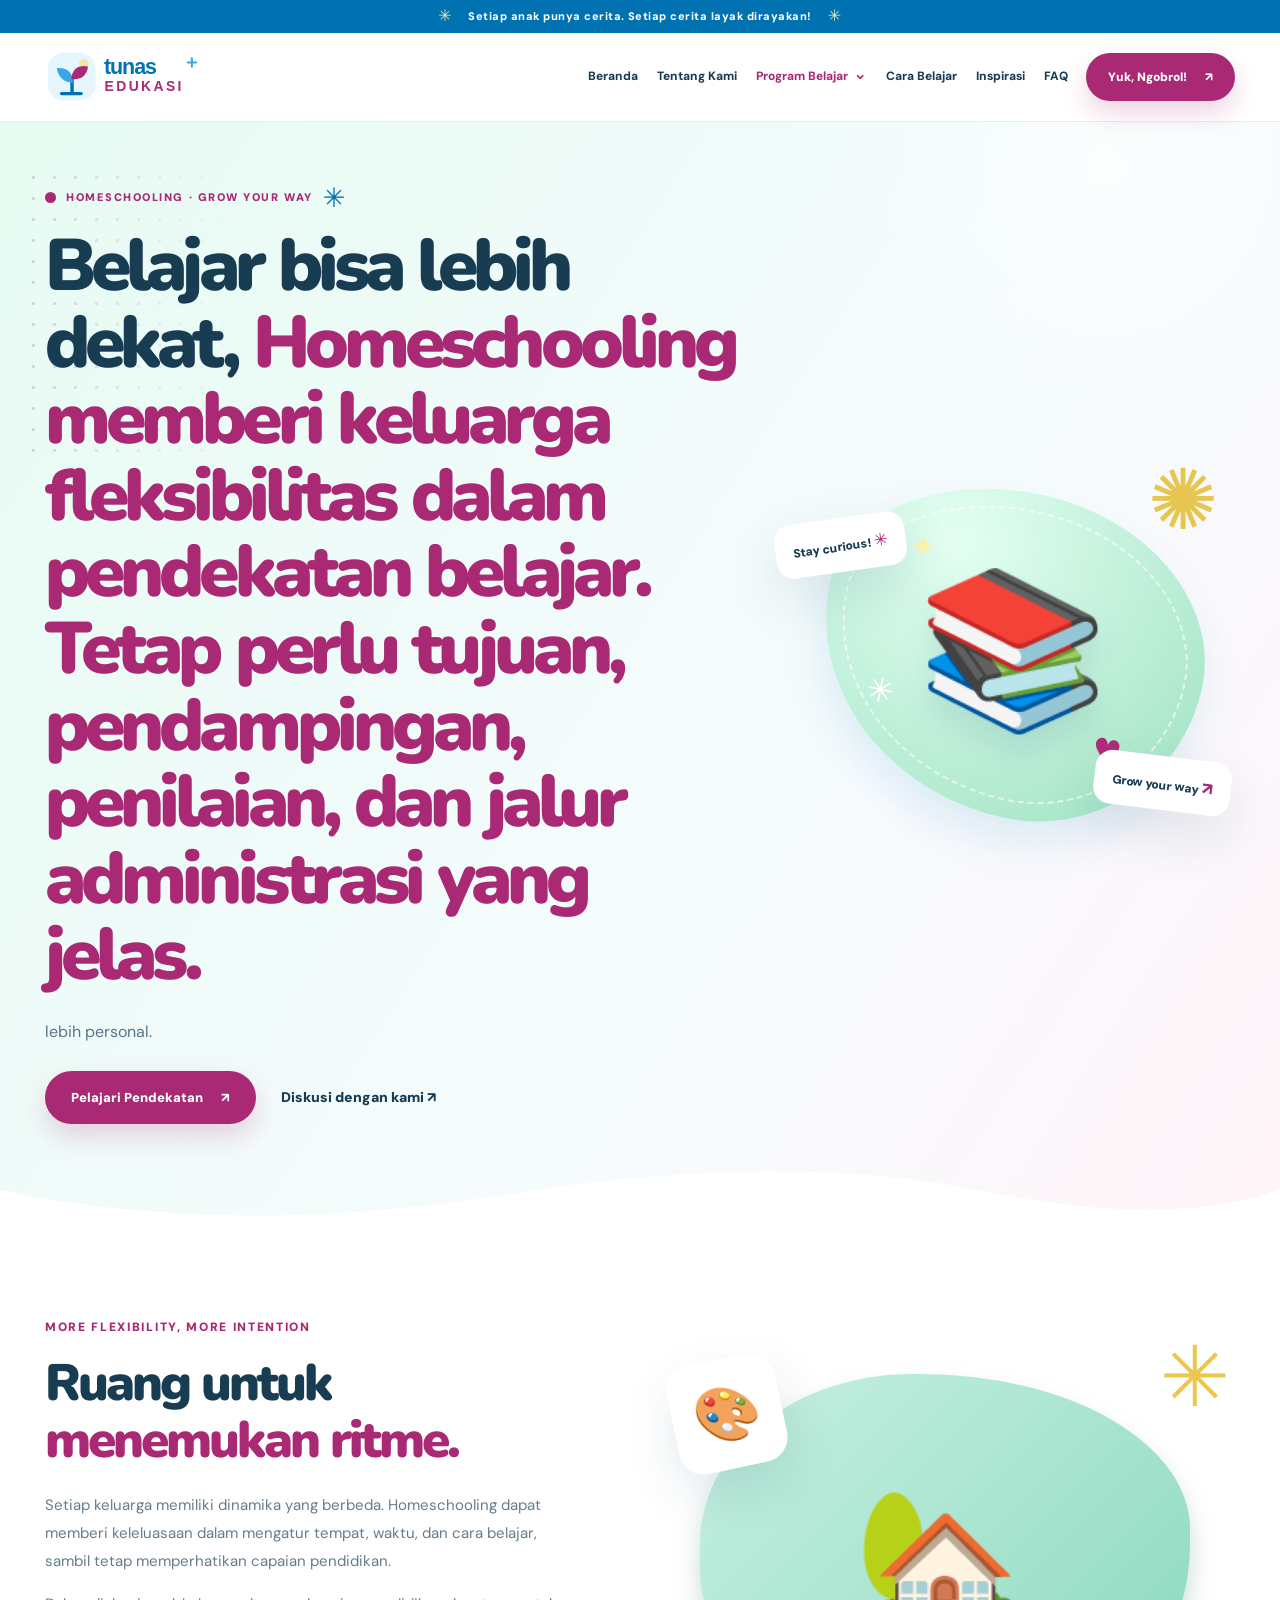
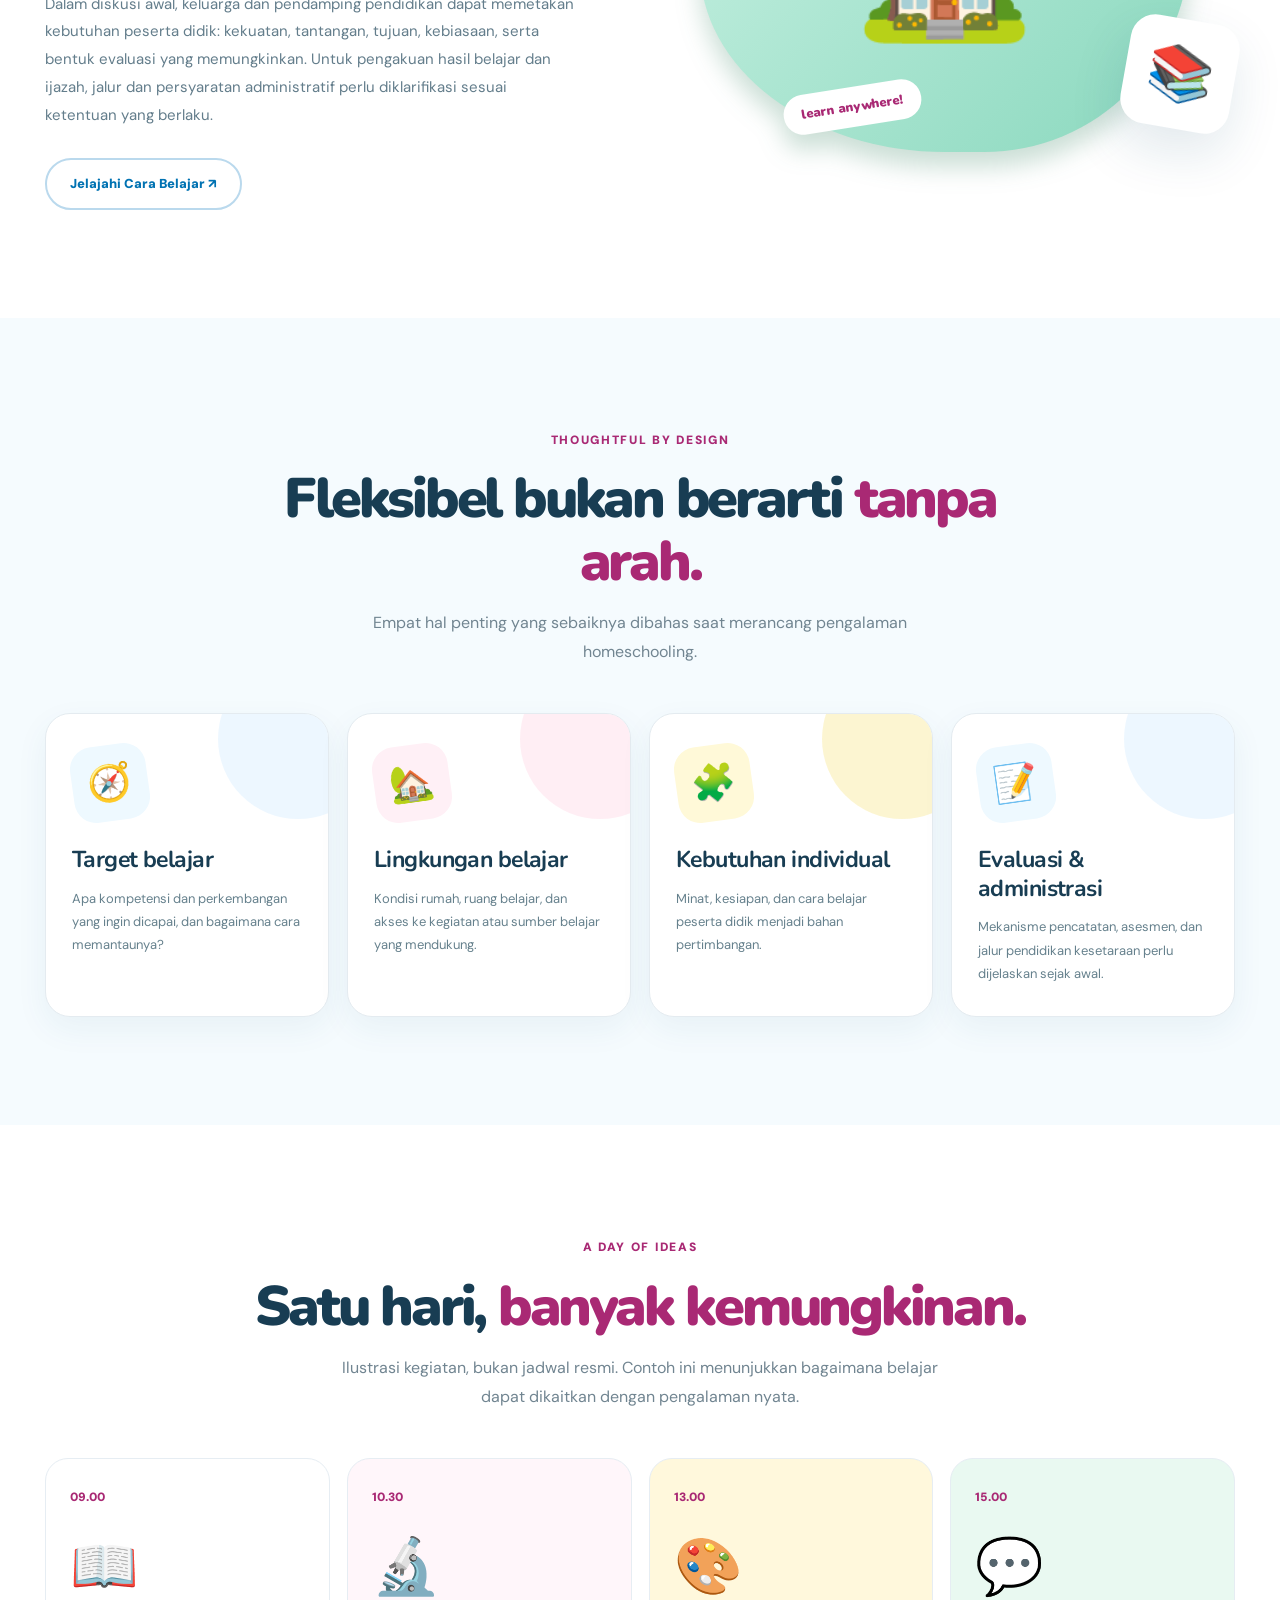
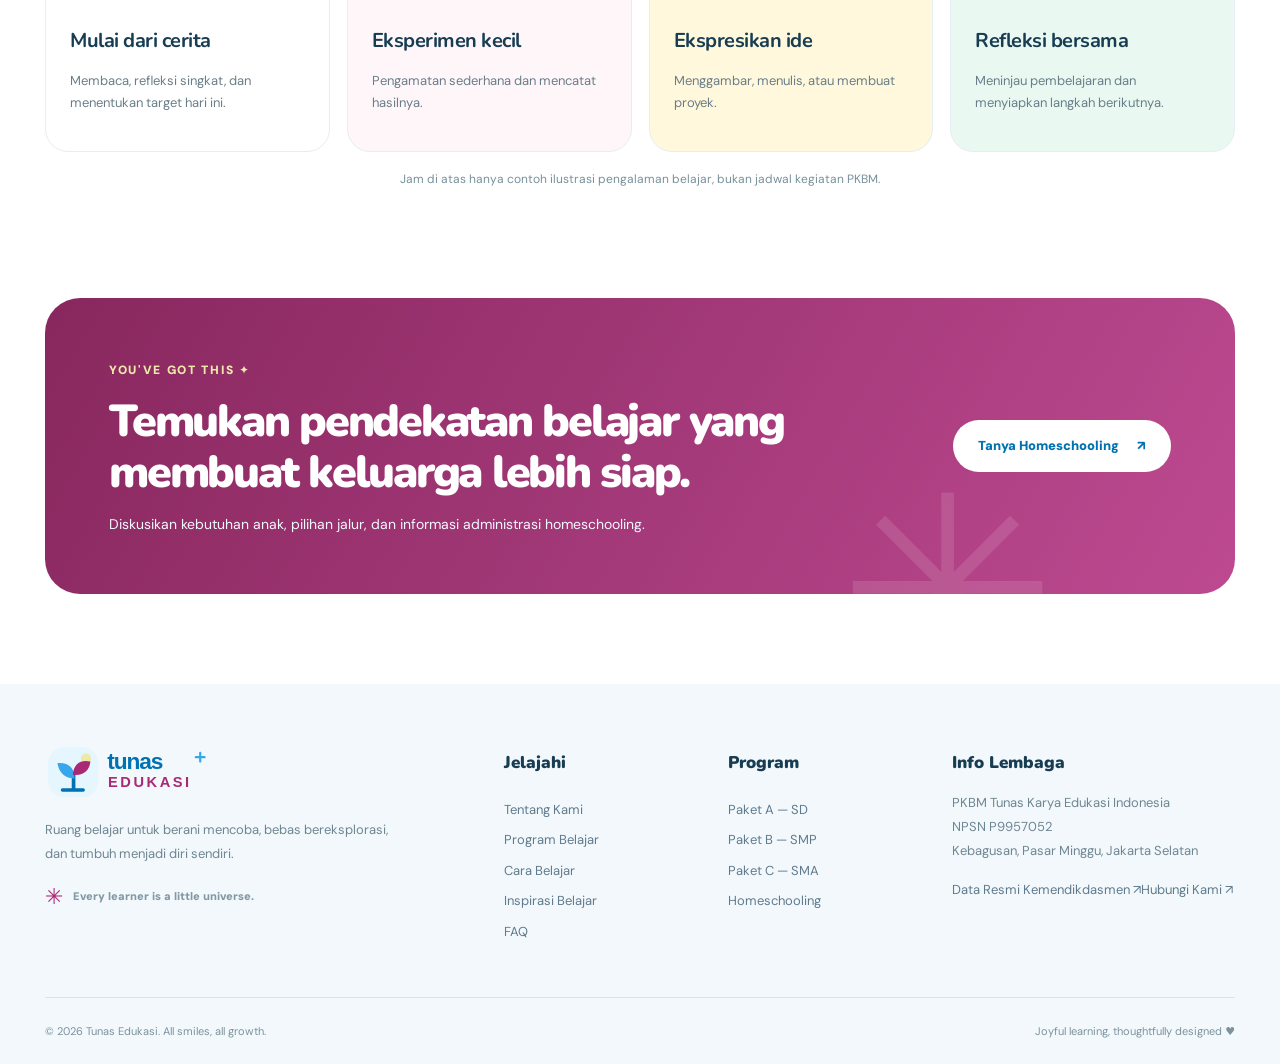
<file: homeschooling.html>
<!doctype html><html lang="id"><head><meta charset="utf-8"><meta name="viewport" content="width=device-width,initial-scale=1"><meta name="theme-color" content="#0072b2"><meta name="description" content="Pelajari pendekatan homeschooling yang lebih fleksibel, personal, dan terarah bersama PKBM Tunas Edukasi."><meta name="robots" content="index,follow,max-image-preview:large"><link rel="canonical" href="https://tunasedukasi.sch.id/homeschooling.html"><link rel="icon" type="image/svg+xml" href="assets/favicon.svg"><link rel="preconnect" href="https://fonts.googleapis.com"><link rel="preconnect" href="https://fonts.gstatic.com" crossorigin><link href="https://fonts.googleapis.com/css2?family=DM+Sans:wght@400;500;600;700;800&family=Nunito:wght@400;500;600;700;800;900&display=swap" rel="stylesheet"><meta property="og:locale" content="id_ID"><meta property="og:type" content="website"><meta property="og:title" content="Homeschooling — Belajar Fleksibel — Tunas Edukasi"><meta property="og:description" content="Pelajari pendekatan homeschooling yang lebih fleksibel, personal, dan terarah bersama PKBM Tunas Edukasi."><title>Homeschooling — Belajar Fleksibel — Tunas Edukasi</title><link rel="stylesheet" href="assets/style.css" /></head><body><a href="#main" class="skip">Langsung ke konten</a><div class="top-banner"><span aria-hidden="true">✳</span> Setiap anak punya cerita. Setiap cerita layak dirayakan! <span aria-hidden="true">✳</span></div><div class="scroll-progress" id="scroll-progress" aria-hidden="true"></div><header class="header" id="top"><div class="container navbar"><a class="logo" href="index.html" aria-label="Beranda Tunas Edukasi"><img src="assets/logo.svg" alt="Tunas Edukasi" width="197" height="55"></a><nav id="nav" class="nav" aria-label="Navigasi utama"><a href="index.html">Beranda</a><a href="tentang.html">Tentang Kami</a><div class="nav-drop"><a class="nav-drop-link" href="program.html" aria-current="page">Program Belajar<span class="chevron" aria-hidden="true">⌄</span></a><div class="nav-submenu"><a href="paket-a.html">Paket A · Setara SD</a><a href="paket-b.html">Paket B · Setara SMP</a><a href="paket-c.html">Paket C · Setara SMA</a><a href="homeschooling.html">Homeschooling</a></div></div><a href="metode-belajar.html">Cara Belajar</a><a href="inspirasi.html">Inspirasi</a><a href="faq.html">FAQ</a><a class="nav-mobile-cta" href="kontak.html">Konsultasi Program ↗</a></nav><a class="btn btn-pink btn-nav" href="kontak.html">Yuk, Ngobrol! <span aria-hidden="true">↗</span></a><button class="menu-toggle" type="button" id="menu-toggle" aria-expanded="false" aria-controls="nav" aria-label="Buka navigasi"><i></i><i></i><i></i></button></div></header><main id="main"><section class="inner-hero inner-mint" aria-labelledby="page-title"><div class="container inner-hero-grid"><div class="inner-copy"><div class="eyebrow"><span class="eyebrow-dot"></span>HOMESCHOOLING · GROW YOUR WAY<span class="micro-star" aria-hidden="true">✳</span></div><h1 id="page-title">Belajar bisa lebih dekat, <em>Homeschooling memberi keluarga fleksibilitas dalam pendekatan belajar. Tetap perlu tujuan, pendampingan, penilaian, dan jalur administrasi yang jelas.</em></h1><p>lebih personal.</p><div class="inner-hero-actions"><a class="btn btn-pink btn-large" href="homeschooling.html#pendekatan">Pelajari Pendekatan <span aria-hidden="true">↗</span></a><a class="link-text" href="kontak.html">Diskusi dengan kami ↗</a></div></div><div class="inner-graphic" aria-hidden="true"><span class="graphic-sun">✺</span><div class="graphic-orbit"><span class="planet-icon">📚</span><span class="graphic-emoji graphic-a">✦</span><span class="graphic-emoji graphic-b">♥</span><span class="graphic-emoji graphic-c">✳</span></div><div class="graphic-pill graphic-pill-one">Stay curious! <span>✳</span></div><div class="graphic-pill graphic-pill-two">Grow your way <span>↗</span></div></div></div><svg class="inner-wave" viewBox="0 0 1440 60" preserveAspectRatio="none" aria-hidden="true"><path d="M0 25 Q260 80 570 30T1100 25T1440 24V60H0Z" fill="#fff"/></svg></section><section class="section" id="pendekatan"><div class="container editorial-grid"><div class="editorial-text reveal"><span class="kicker">MORE FLEXIBILITY, MORE INTENTION</span><h2>Ruang untuk <span class="text-pink">menemukan ritme.</span></h2><p>Setiap keluarga memiliki dinamika yang berbeda. Homeschooling dapat memberi keleluasaan dalam mengatur tempat, waktu, dan cara belajar, sambil tetap memperhatikan capaian pendidikan.</p><p>Dalam diskusi awal, keluarga dan pendamping pendidikan dapat memetakan kebutuhan peserta didik: kekuatan, tantangan, tujuan, kebiasaan, serta bentuk evaluasi yang memungkinkan. Untuk pengakuan hasil belajar dan ijazah, jalur dan persyaratan administratif perlu diklarifikasi sesuai ketentuan yang berlaku.</p><a href="metode-belajar.html" class="btn btn-outline">Jelajahi Cara Belajar ↗</a></div><div class="homeschool-collage reveal"><div class="collage-big">🏡<span>learn anywhere!</span></div><div class="collage-sm collage-one">🎨</div><div class="collage-sm collage-two">📚</div><span class="collage-sun">✳</span></div></div></section><section class="section tinted-surface"><div class="container"><div class="heading center reveal"><span class="kicker">THOUGHTFUL BY DESIGN</span><h2>Fleksibel bukan berarti <span class="text-pink">tanpa arah.</span></h2><p>Empat hal penting yang sebaiknya dibahas saat merancang pengalaman homeschooling.</p></div><div class="feature-grid cols-4"><article class="feature-tile reveal" data-tilt><div class="feature-emoji" aria-hidden="true">🧭</div><h3>Target belajar</h3><p>Apa kompetensi dan perkembangan yang ingin dicapai, dan bagaimana cara memantaunya?</p></article><article class="feature-tile reveal" data-tilt><div class="feature-emoji" aria-hidden="true">🏡</div><h3>Lingkungan belajar</h3><p>Kondisi rumah, ruang belajar, dan akses ke kegiatan atau sumber belajar yang mendukung.</p></article><article class="feature-tile reveal" data-tilt><div class="feature-emoji" aria-hidden="true">🧩</div><h3>Kebutuhan individual</h3><p>Minat, kesiapan, dan cara belajar peserta didik menjadi bahan pertimbangan.</p></article><article class="feature-tile reveal" data-tilt><div class="feature-emoji" aria-hidden="true">📝</div><h3>Evaluasi & administrasi</h3><p>Mekanisme pencatatan, asesmen, dan jalur pendidikan kesetaraan perlu dijelaskan sejak awal.</p></article></div></div></section><section class="section"><div class="container"><div class="heading center reveal"><span class="kicker">A DAY OF IDEAS</span><h2>Satu hari, <span class="text-pink">banyak kemungkinan.</span></h2><p>Ilustrasi kegiatan, bukan jadwal resmi. Contoh ini menunjukkan bagaimana belajar dapat dikaitkan dengan pengalaman nyata.</p></div><div class="day-grid"><div class="day-card reveal"><span>09.00</span><b>📖</b><h3>Mulai dari cerita</h3><p>Membaca, refleksi singkat, dan menentukan target hari ini.</p></div><div class="day-card reveal"><span>10.30</span><b>🔬</b><h3>Eksperimen kecil</h3><p>Pengamatan sederhana dan mencatat hasilnya.</p></div><div class="day-card reveal"><span>13.00</span><b>🎨</b><h3>Ekspresikan ide</h3><p>Menggambar, menulis, atau membuat proyek.</p></div><div class="day-card reveal"><span>15.00</span><b>💬</b><h3>Refleksi bersama</h3><p>Meninjau pembelajaran dan menyiapkan langkah berikutnya.</p></div></div><p class="small-disclaimer">Jam di atas hanya contoh ilustrasi pengalaman belajar, bukan jadwal kegiatan PKBM.</p></div></section><section class="closing-cta"><div class="container closing-inner closing-berry reveal"><div><span class="kicker kicker-light">YOU'VE GOT THIS ✦</span><h2>Temukan pendekatan belajar yang membuat keluarga lebih siap.</h2><p>Diskusikan kebutuhan anak, pilihan jalur, dan informasi administrasi homeschooling.</p></div><a href="kontak.html?program=homeschooling" class="btn btn-white">Tanya Homeschooling <span aria-hidden="true">↗</span></a><div class="closing-confetti" aria-hidden="true">✳</div></div></section></main><footer class="footer"><div class="container footer-main">
      <div><a href="index.html"><img src="assets/logo.svg" alt="Tunas Edukasi" width="205" height="57"></a><p>Ruang belajar untuk berani mencoba, bebas bereksplorasi, dan tumbuh menjadi diri sendiri.</p><div class="footer-socialline"><span aria-hidden="true">✳</span> Every learner is a little universe.</div></div>
      <div><h3>Jelajahi</h3><a href="tentang.html">Tentang Kami</a><a href="program.html">Program Belajar</a><a href="metode-belajar.html">Cara Belajar</a><a href="inspirasi.html">Inspirasi Belajar</a><a href="faq.html">FAQ</a></div>
      <div><h3>Program</h3><a href="paket-a.html">Paket A — SD</a><a href="paket-b.html">Paket B — SMP</a><a href="paket-c.html">Paket C — SMA</a><a href="homeschooling.html">Homeschooling</a></div>
      <div><h3>Info Lembaga</h3><p>PKBM Tunas Karya Edukasi Indonesia<br>NPSN P9957052<br>Kebagusan, Pasar Minggu, Jakarta Selatan</p><a target="_blank" rel="noopener noreferrer" href="https://referensi.data.kemendikdasmen.go.id/pendidikan/npsn/P9957052">Data Resmi Kemendikdasmen ↗</a><a href="kontak.html">Hubungi Kami ↗</a></div>
    </div><div class="container copyright"><span>© <span id="year">2026</span> Tunas Edukasi. All smiles, all growth.</span><span>Joyful learning, thoughtfully designed <span aria-hidden="true">♥</span></span></div></footer><a class="back-to-top" href="#top" id="back-to-top" aria-label="Kembali ke atas">↑</a><script src="assets/app.js" defer></script></body></html>
</file>
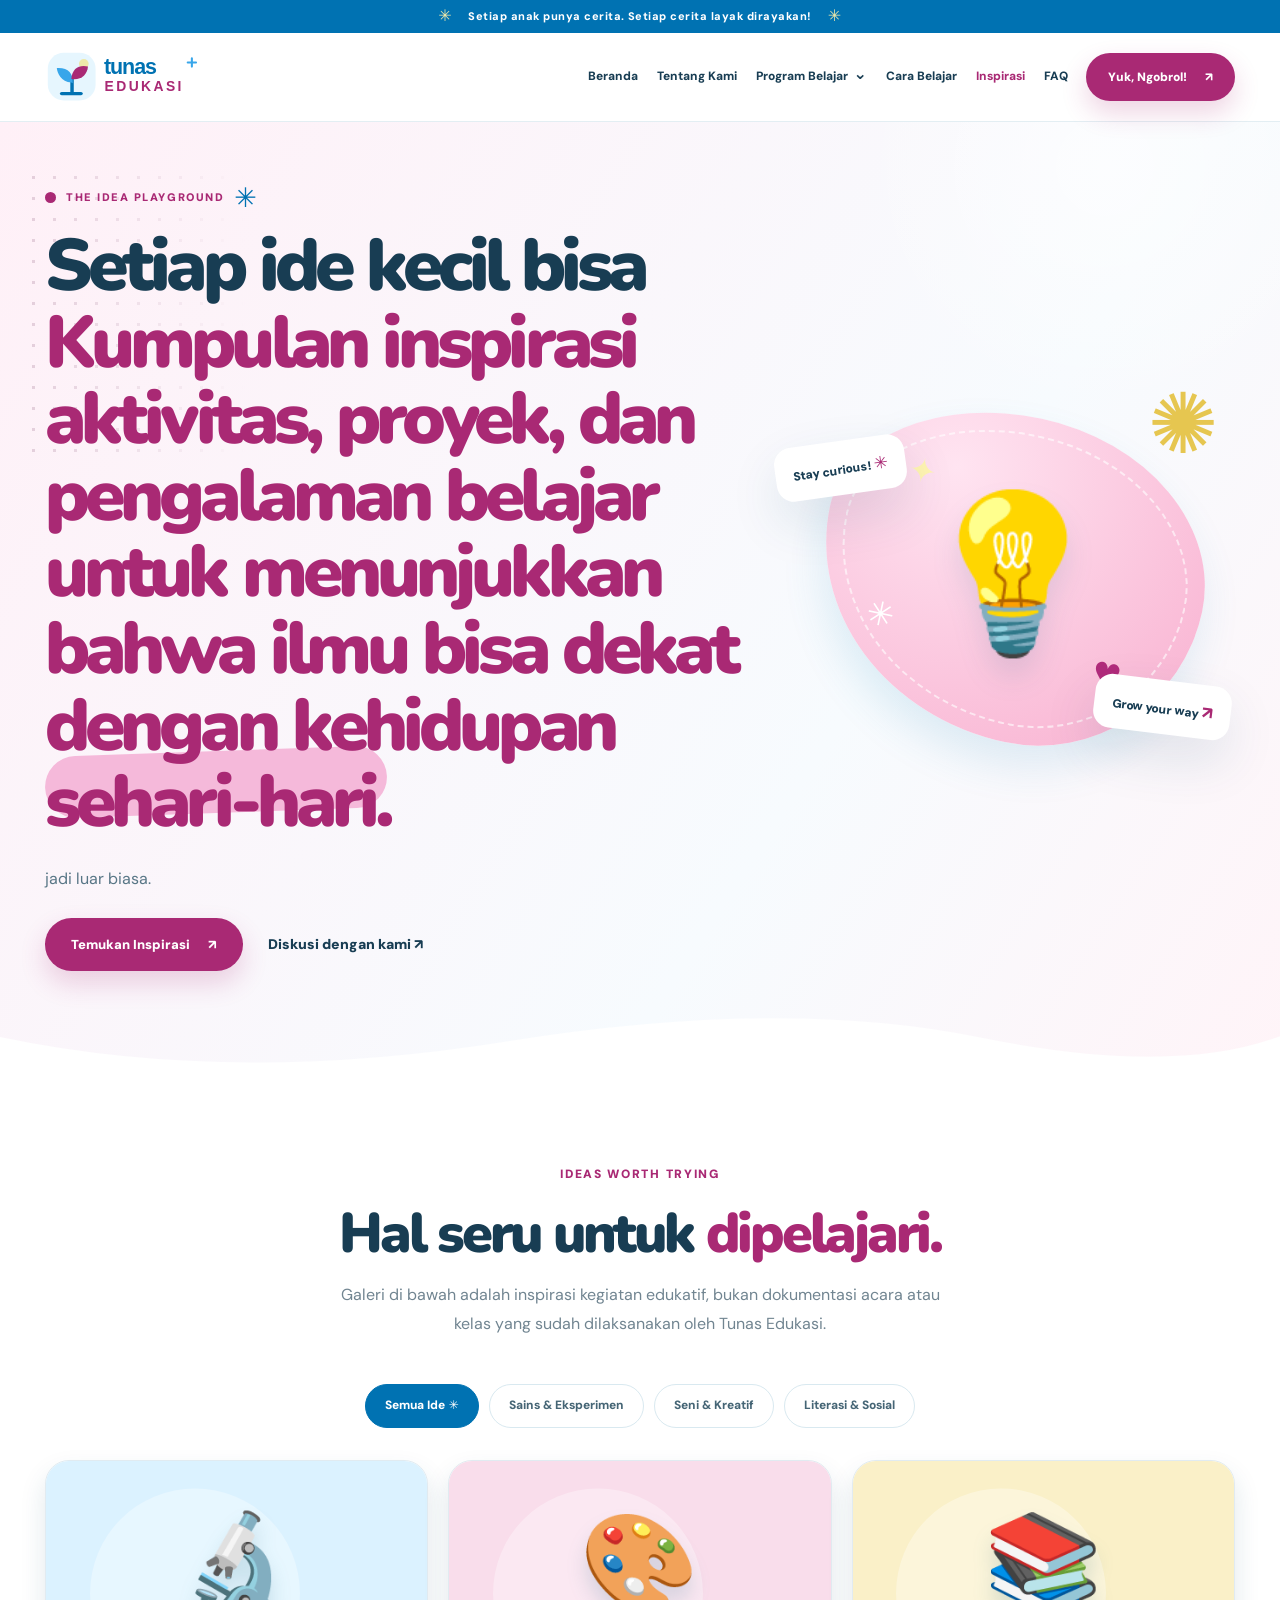
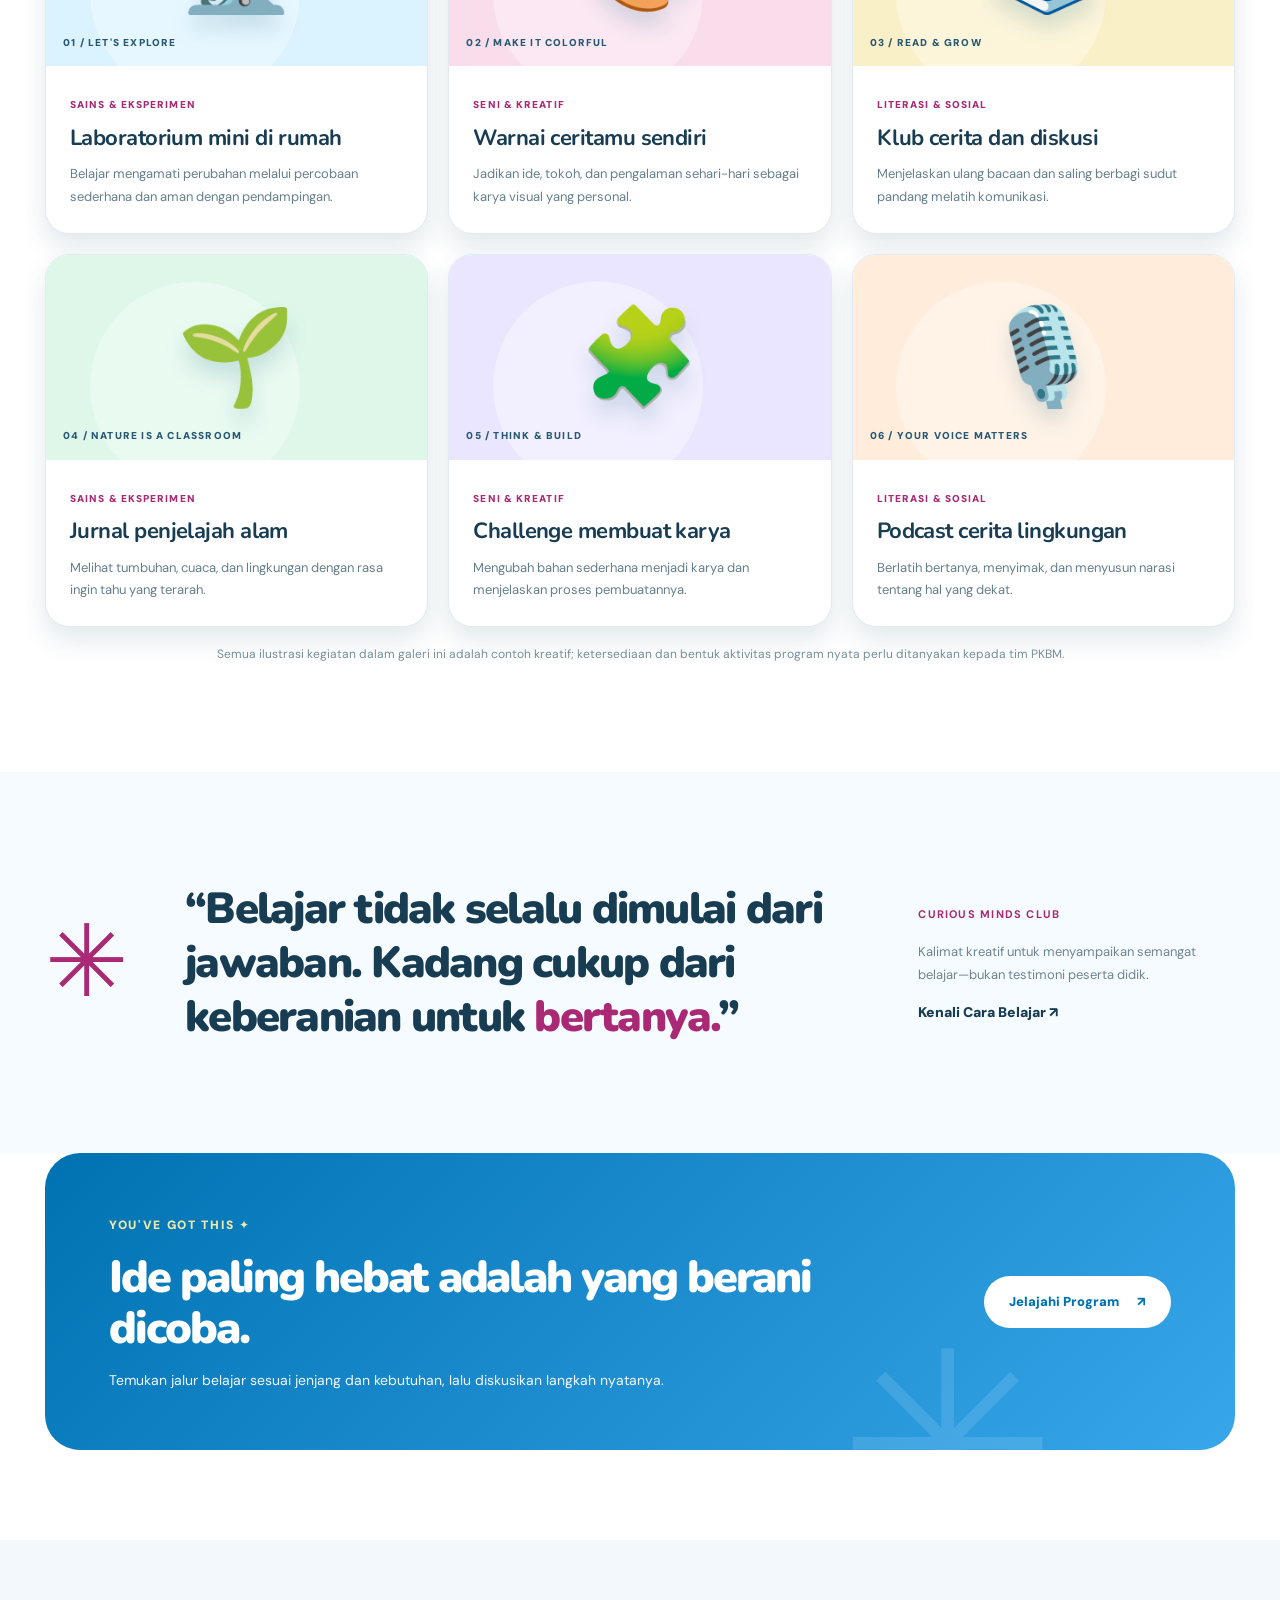
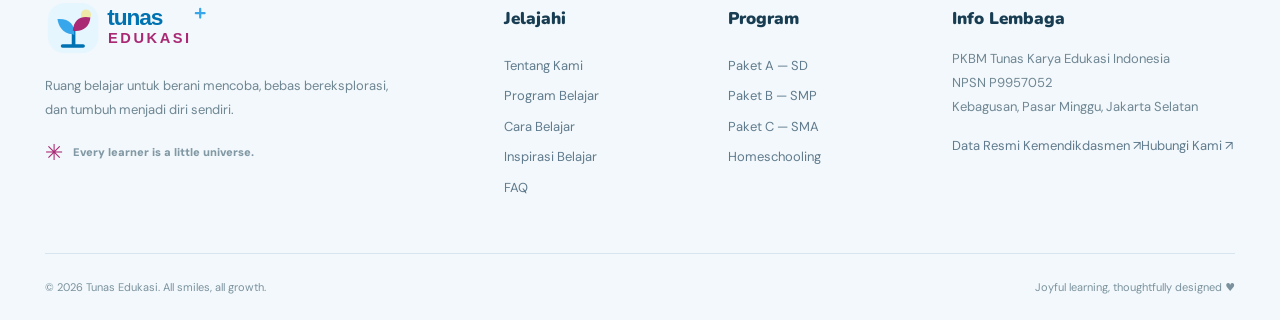
<file: inspirasi.html>
<!doctype html><html lang="id"><head><meta charset="utf-8"><meta name="viewport" content="width=device-width,initial-scale=1"><meta name="theme-color" content="#0072b2"><meta name="description" content="Inspirasi eksperimen, seni, proyek, literasi, dan kegiatan kreatif agar pengalaman belajar lebih menyenangkan."><meta name="robots" content="index,follow,max-image-preview:large"><link rel="canonical" href="https://tunasedukasi.sch.id/inspirasi.html"><link rel="icon" type="image/svg+xml" href="assets/favicon.svg"><link rel="preconnect" href="https://fonts.googleapis.com"><link rel="preconnect" href="https://fonts.gstatic.com" crossorigin><link href="https://fonts.googleapis.com/css2?family=DM+Sans:wght@400;500;600;700;800&family=Nunito:wght@400;500;600;700;800;900&display=swap" rel="stylesheet"><meta property="og:locale" content="id_ID"><meta property="og:type" content="website"><meta property="og:title" content="Inspirasi Belajar — Ide Kreatif dan Joyful — Tunas Edukasi"><meta property="og:description" content="Inspirasi eksperimen, seni, proyek, literasi, dan kegiatan kreatif agar pengalaman belajar lebih menyenangkan."><title>Inspirasi Belajar — Ide Kreatif dan Joyful — Tunas Edukasi</title><link rel="stylesheet" href="assets/style.css" /></head><body><a href="#main" class="skip">Langsung ke konten</a><div class="top-banner"><span aria-hidden="true">✳</span> Setiap anak punya cerita. Setiap cerita layak dirayakan! <span aria-hidden="true">✳</span></div><div class="scroll-progress" id="scroll-progress" aria-hidden="true"></div><header class="header" id="top"><div class="container navbar"><a class="logo" href="index.html" aria-label="Beranda Tunas Edukasi"><img src="assets/logo.svg" alt="Tunas Edukasi" width="197" height="55"></a><nav id="nav" class="nav" aria-label="Navigasi utama"><a href="index.html">Beranda</a><a href="tentang.html">Tentang Kami</a><div class="nav-drop"><a class="nav-drop-link" href="program.html">Program Belajar<span class="chevron" aria-hidden="true">⌄</span></a><div class="nav-submenu"><a href="paket-a.html">Paket A · Setara SD</a><a href="paket-b.html">Paket B · Setara SMP</a><a href="paket-c.html">Paket C · Setara SMA</a><a href="homeschooling.html">Homeschooling</a></div></div><a href="metode-belajar.html">Cara Belajar</a><a href="inspirasi.html" aria-current="page">Inspirasi</a><a href="faq.html">FAQ</a><a class="nav-mobile-cta" href="kontak.html">Konsultasi Program ↗</a></nav><a class="btn btn-pink btn-nav" href="kontak.html">Yuk, Ngobrol! <span aria-hidden="true">↗</span></a><button class="menu-toggle" type="button" id="menu-toggle" aria-expanded="false" aria-controls="nav" aria-label="Buka navigasi"><i></i><i></i><i></i></button></div></header><main id="main"><section class="inner-hero inner-pink" aria-labelledby="page-title"><div class="container inner-hero-grid"><div class="inner-copy"><div class="eyebrow"><span class="eyebrow-dot"></span>THE IDEA PLAYGROUND<span class="micro-star" aria-hidden="true">✳</span></div><h1 id="page-title">Setiap ide kecil bisa <em>Kumpulan inspirasi aktivitas, proyek, dan pengalaman belajar untuk menunjukkan bahwa ilmu bisa dekat dengan kehidupan sehari-hari.</em></h1><p>jadi luar biasa.</p><div class="inner-hero-actions"><a class="btn btn-pink btn-large" href="inspirasi.html#galeri">Temukan Inspirasi <span aria-hidden="true">↗</span></a><a class="link-text" href="kontak.html">Diskusi dengan kami ↗</a></div></div><div class="inner-graphic" aria-hidden="true"><span class="graphic-sun">✺</span><div class="graphic-orbit"><span class="planet-icon">💡</span><span class="graphic-emoji graphic-a">✦</span><span class="graphic-emoji graphic-b">♥</span><span class="graphic-emoji graphic-c">✳</span></div><div class="graphic-pill graphic-pill-one">Stay curious! <span>✳</span></div><div class="graphic-pill graphic-pill-two">Grow your way <span>↗</span></div></div></div><svg class="inner-wave" viewBox="0 0 1440 60" preserveAspectRatio="none" aria-hidden="true"><path d="M0 25 Q260 80 570 30T1100 25T1440 24V60H0Z" fill="#fff"/></svg></section><section class="section" id="galeri"><div class="container"><div class="heading center reveal"><span class="kicker">IDEAS WORTH TRYING</span><h2>Hal seru untuk <span class="text-pink">dipelajari.</span></h2><p>Galeri di bawah adalah inspirasi kegiatan edukatif, bukan dokumentasi acara atau kelas yang sudah dilaksanakan oleh Tunas Edukasi.</p></div><div class="gallery-filter" role="group" aria-label="Filter ide kegiatan"><button type="button" class="filter-btn is-active" data-filter="semua" aria-pressed="true">Semua Ide ✳</button><button type="button" class="filter-btn" data-filter="sains" aria-pressed="false">Sains & Eksperimen</button><button type="button" class="filter-btn" data-filter="kreatif" aria-pressed="false">Seni & Kreatif</button><button type="button" class="filter-btn" data-filter="literasi" aria-pressed="false">Literasi & Sosial</button></div><div class="inspiration-grid">
<article class="inspiration-card reveal" data-category="sains"><div class="inspiration-art art-water"><span>🔬</span><small>01 / LET'S EXPLORE</small></div><div class="inspiration-content"><span>SAINS & EKSPERIMEN</span><h3>Laboratorium mini di rumah</h3><p>Belajar mengamati perubahan melalui percobaan sederhana dan aman dengan pendampingan.</p></div></article>
<article class="inspiration-card reveal" data-category="kreatif"><div class="inspiration-art art-color"><span>🎨</span><small>02 / MAKE IT COLORFUL</small></div><div class="inspiration-content"><span>SENI & KREATIF</span><h3>Warnai ceritamu sendiri</h3><p>Jadikan ide, tokoh, dan pengalaman sehari-hari sebagai karya visual yang personal.</p></div></article>
<article class="inspiration-card reveal" data-category="literasi"><div class="inspiration-art art-book"><span>📚</span><small>03 / READ & GROW</small></div><div class="inspiration-content"><span>LITERASI & SOSIAL</span><h3>Klub cerita dan diskusi</h3><p>Menjelaskan ulang bacaan dan saling berbagi sudut pandang melatih komunikasi.</p></div></article>
<article class="inspiration-card reveal" data-category="sains"><div class="inspiration-art art-earth"><span>🌱</span><small>04 / NATURE IS A CLASSROOM</small></div><div class="inspiration-content"><span>SAINS & EKSPERIMEN</span><h3>Jurnal penjelajah alam</h3><p>Melihat tumbuhan, cuaca, dan lingkungan dengan rasa ingin tahu yang terarah.</p></div></article>
<article class="inspiration-card reveal" data-category="kreatif"><div class="inspiration-art art-maker"><span>🧩</span><small>05 / THINK & BUILD</small></div><div class="inspiration-content"><span>SENI & KREATIF</span><h3>Challenge membuat karya</h3><p>Mengubah bahan sederhana menjadi karya dan menjelaskan proses pembuatannya.</p></div></article>
<article class="inspiration-card reveal" data-category="literasi"><div class="inspiration-art art-people"><span>🎙️</span><small>06 / YOUR VOICE MATTERS</small></div><div class="inspiration-content"><span>LITERASI & SOSIAL</span><h3>Podcast cerita lingkungan</h3><p>Berlatih bertanya, menyimak, dan menyusun narasi tentang hal yang dekat.</p></div></article>
</div><p class="small-disclaimer">Semua ilustrasi kegiatan dalam galeri ini adalah contoh kreatif; ketersediaan dan bentuk aktivitas program nyata perlu ditanyakan kepada tim PKBM.</p></div></section><section class="section tinted-surface"><div class="container quote-layout"><div class="quote-star" aria-hidden="true">✳</div><blockquote class="reveal">“Belajar tidak selalu dimulai dari jawaban. Kadang cukup dari keberanian untuk <span>bertanya.</span>”</blockquote><div class="quote-note reveal"><b>CURIOUS MINDS CLUB</b><p>Kalimat kreatif untuk menyampaikan semangat belajar—bukan testimoni peserta didik.</p><a href="metode-belajar.html" class="link-text">Kenali Cara Belajar ↗</a></div></div></section><section class="closing-cta"><div class="container closing-inner closing-blue reveal"><div><span class="kicker kicker-light">YOU'VE GOT THIS ✦</span><h2>Ide paling hebat adalah yang berani dicoba.</h2><p>Temukan jalur belajar sesuai jenjang dan kebutuhan, lalu diskusikan langkah nyatanya.</p></div><a href="program.html" class="btn btn-white">Jelajahi Program <span aria-hidden="true">↗</span></a><div class="closing-confetti" aria-hidden="true">✳</div></div></section></main><footer class="footer"><div class="container footer-main">
      <div><a href="index.html"><img src="assets/logo.svg" alt="Tunas Edukasi" width="205" height="57"></a><p>Ruang belajar untuk berani mencoba, bebas bereksplorasi, dan tumbuh menjadi diri sendiri.</p><div class="footer-socialline"><span aria-hidden="true">✳</span> Every learner is a little universe.</div></div>
      <div><h3>Jelajahi</h3><a href="tentang.html">Tentang Kami</a><a href="program.html">Program Belajar</a><a href="metode-belajar.html">Cara Belajar</a><a href="inspirasi.html">Inspirasi Belajar</a><a href="faq.html">FAQ</a></div>
      <div><h3>Program</h3><a href="paket-a.html">Paket A — SD</a><a href="paket-b.html">Paket B — SMP</a><a href="paket-c.html">Paket C — SMA</a><a href="homeschooling.html">Homeschooling</a></div>
      <div><h3>Info Lembaga</h3><p>PKBM Tunas Karya Edukasi Indonesia<br>NPSN P9957052<br>Kebagusan, Pasar Minggu, Jakarta Selatan</p><a target="_blank" rel="noopener noreferrer" href="https://referensi.data.kemendikdasmen.go.id/pendidikan/npsn/P9957052">Data Resmi Kemendikdasmen ↗</a><a href="kontak.html">Hubungi Kami ↗</a></div>
    </div><div class="container copyright"><span>© <span id="year">2026</span> Tunas Edukasi. All smiles, all growth.</span><span>Joyful learning, thoughtfully designed <span aria-hidden="true">♥</span></span></div></footer><a class="back-to-top" href="#top" id="back-to-top" aria-label="Kembali ke atas">↑</a><script src="assets/app.js" defer></script></body></html>
</file>
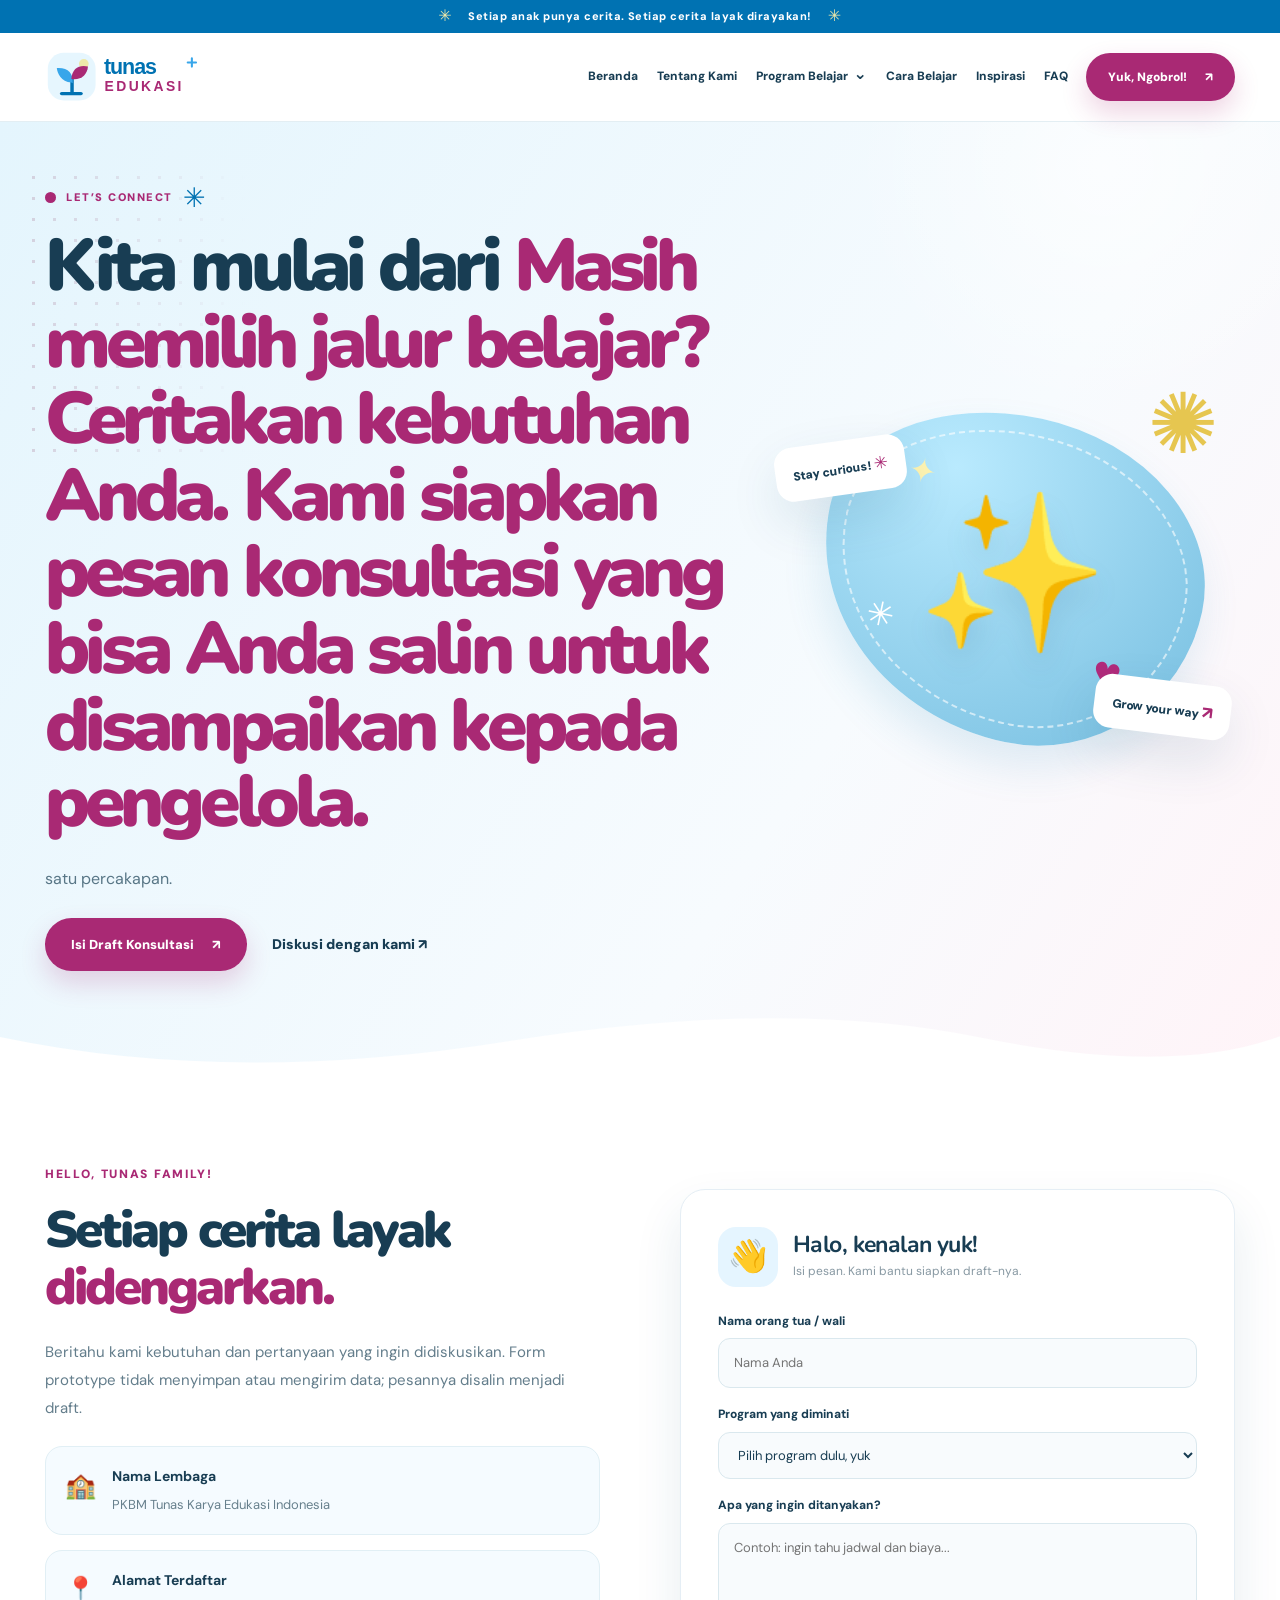
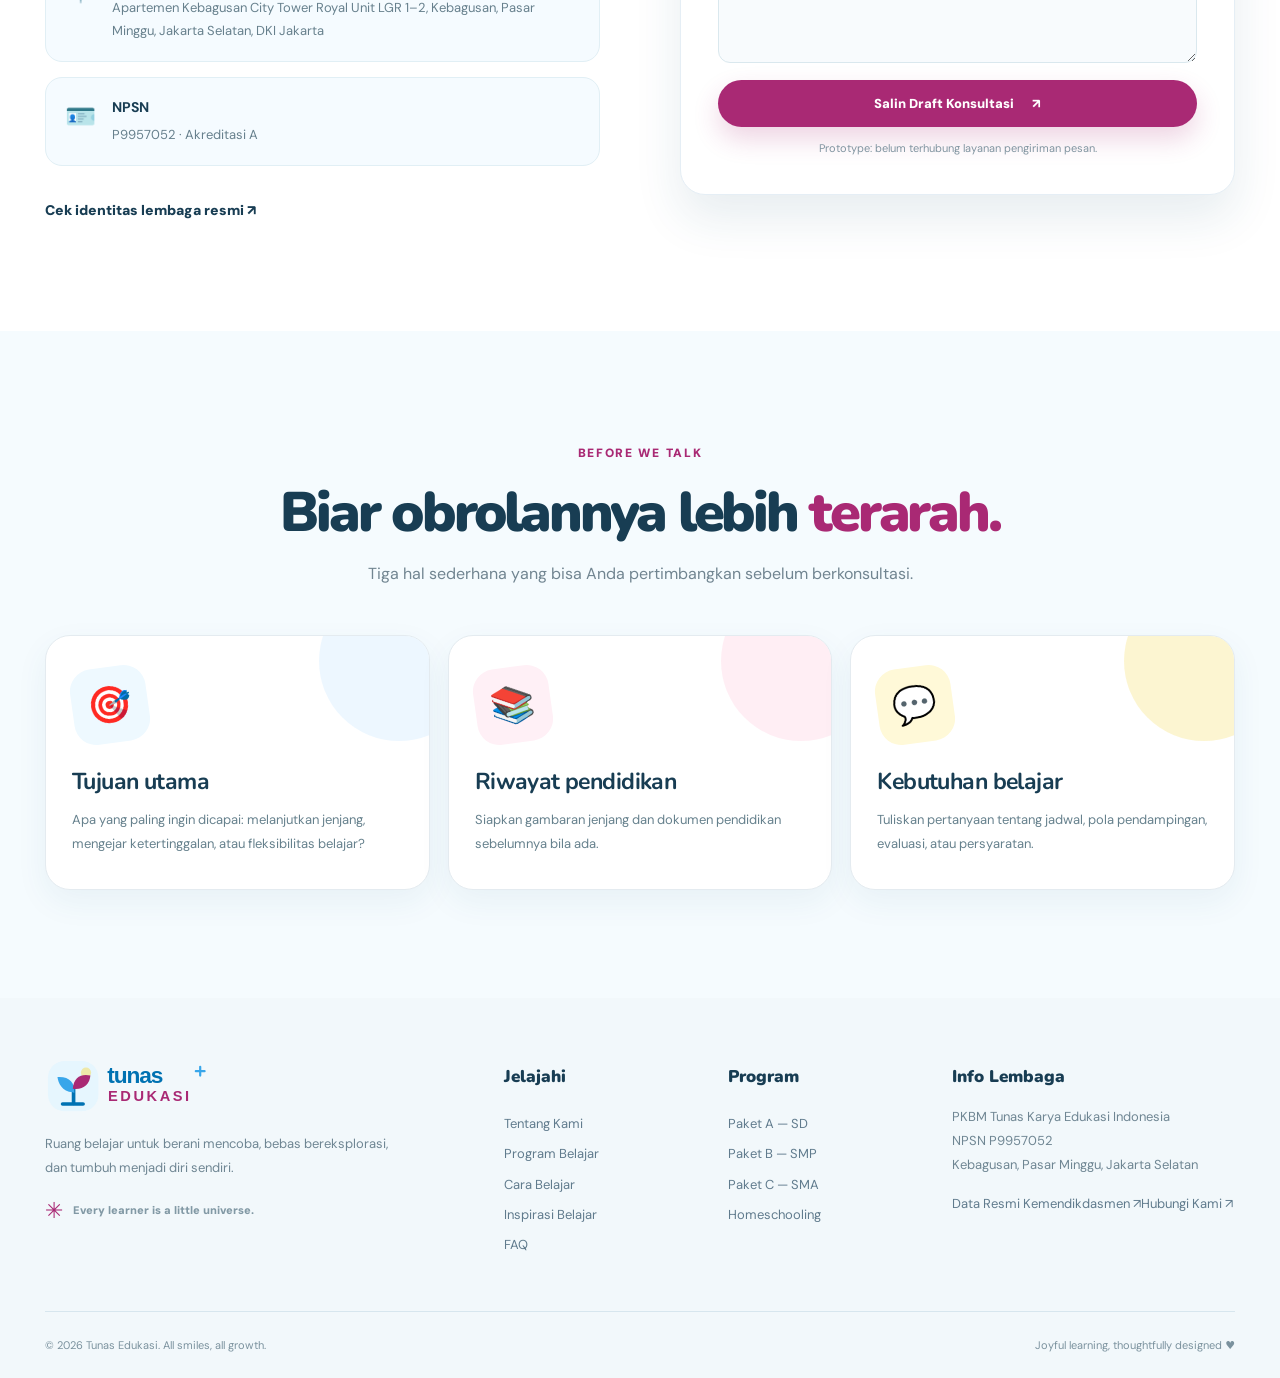
<file: kontak.html>
<!doctype html><html lang="id"><head><meta charset="utf-8"><meta name="viewport" content="width=device-width,initial-scale=1"><meta name="theme-color" content="#0072b2"><meta name="description" content="Hubungi PKBM Tunas Edukasi untuk berkonsultasi tentang Paket A, Paket B, Paket C, homeschooling, serta persyaratan."><meta name="robots" content="index,follow,max-image-preview:large"><link rel="canonical" href="https://tunasedukasi.sch.id/kontak.html"><link rel="icon" type="image/svg+xml" href="assets/favicon.svg"><link rel="preconnect" href="https://fonts.googleapis.com"><link rel="preconnect" href="https://fonts.gstatic.com" crossorigin><link href="https://fonts.googleapis.com/css2?family=DM+Sans:wght@400;500;600;700;800&family=Nunito:wght@400;500;600;700;800;900&display=swap" rel="stylesheet"><meta property="og:locale" content="id_ID"><meta property="og:type" content="website"><meta property="og:title" content="Kontak dan Konsultasi — Tunas Edukasi — Tunas Edukasi"><meta property="og:description" content="Hubungi PKBM Tunas Edukasi untuk berkonsultasi tentang Paket A, Paket B, Paket C, homeschooling, serta persyaratan."><title>Kontak dan Konsultasi — Tunas Edukasi — Tunas Edukasi</title><link rel="stylesheet" href="assets/style.css" /></head><body><a href="#main" class="skip">Langsung ke konten</a><div class="top-banner"><span aria-hidden="true">✳</span> Setiap anak punya cerita. Setiap cerita layak dirayakan! <span aria-hidden="true">✳</span></div><div class="scroll-progress" id="scroll-progress" aria-hidden="true"></div><header class="header" id="top"><div class="container navbar"><a class="logo" href="index.html" aria-label="Beranda Tunas Edukasi"><img src="assets/logo.svg" alt="Tunas Edukasi" width="197" height="55"></a><nav id="nav" class="nav" aria-label="Navigasi utama"><a href="index.html">Beranda</a><a href="tentang.html">Tentang Kami</a><div class="nav-drop"><a class="nav-drop-link" href="program.html">Program Belajar<span class="chevron" aria-hidden="true">⌄</span></a><div class="nav-submenu"><a href="paket-a.html">Paket A · Setara SD</a><a href="paket-b.html">Paket B · Setara SMP</a><a href="paket-c.html">Paket C · Setara SMA</a><a href="homeschooling.html">Homeschooling</a></div></div><a href="metode-belajar.html">Cara Belajar</a><a href="inspirasi.html">Inspirasi</a><a href="faq.html">FAQ</a><a class="nav-mobile-cta" href="kontak.html">Konsultasi Program ↗</a></nav><a class="btn btn-pink btn-nav" href="kontak.html">Yuk, Ngobrol! <span aria-hidden="true">↗</span></a><button class="menu-toggle" type="button" id="menu-toggle" aria-expanded="false" aria-controls="nav" aria-label="Buka navigasi"><i></i><i></i><i></i></button></div></header><main id="main"><section class="inner-hero inner-navy" aria-labelledby="page-title"><div class="container inner-hero-grid"><div class="inner-copy"><div class="eyebrow"><span class="eyebrow-dot"></span>LET’S CONNECT<span class="micro-star" aria-hidden="true">✳</span></div><h1 id="page-title">Kita mulai dari <em>Masih memilih jalur belajar? Ceritakan kebutuhan Anda. Kami siapkan pesan konsultasi yang bisa Anda salin untuk disampaikan kepada pengelola.</em></h1><p>satu percakapan.</p><div class="inner-hero-actions"><a class="btn btn-pink btn-large" href="kontak.html#formulir">Isi Draft Konsultasi <span aria-hidden="true">↗</span></a><a class="link-text" href="kontak.html">Diskusi dengan kami ↗</a></div></div><div class="inner-graphic" aria-hidden="true"><span class="graphic-sun">✺</span><div class="graphic-orbit"><span class="planet-icon">✨</span><span class="graphic-emoji graphic-a">✦</span><span class="graphic-emoji graphic-b">♥</span><span class="graphic-emoji graphic-c">✳</span></div><div class="graphic-pill graphic-pill-one">Stay curious! <span>✳</span></div><div class="graphic-pill graphic-pill-two">Grow your way <span>↗</span></div></div></div><svg class="inner-wave" viewBox="0 0 1440 60" preserveAspectRatio="none" aria-hidden="true"><path d="M0 25 Q260 80 570 30T1100 25T1440 24V60H0Z" fill="#fff"/></svg></section><section class="section" id="formulir"><div class="container contact-page-grid"><div class="contact-info reveal"><span class="kicker">HELLO, TUNAS FAMILY!</span><h2>Setiap cerita layak <span class="text-pink">didengarkan.</span></h2><p>Beritahu kami kebutuhan dan pertanyaan yang ingin didiskusikan. Form prototype tidak menyimpan atau mengirim data; pesannya disalin menjadi draft.</p><div class="contact-facts"><div><span>🏫</span><div><strong>Nama Lembaga</strong><p>PKBM Tunas Karya Edukasi Indonesia</p></div></div><div><span>📍</span><div><strong>Alamat Terdaftar</strong><p>Apartemen Kebagusan City Tower Royal Unit LGR 1–2, Kebagusan, Pasar Minggu, Jakarta Selatan, DKI Jakarta</p></div></div><div><span>🪪</span><div><strong>NPSN</strong><p>P9957052 · Akreditasi A</p></div></div></div><a href="https://referensi.data.kemendikdasmen.go.id/pendidikan/npsn/P9957052" class="link-text" target="_blank" rel="noopener noreferrer">Cek identitas lembaga resmi ↗</a></div><div class="form-card contact-real-form reveal"><div class="form-title"><span>👋</span><div><h3>Halo, kenalan yuk!</h3><p>Isi pesan. Kami bantu siapkan draft-nya.</p></div></div><form id="contact-form"><label for="name">Nama orang tua / wali</label><input id="name" name="name" autocomplete="name" placeholder="Nama Anda" maxlength="80" required><label for="program-select">Program yang diminati</label><select id="program-select" name="program" required><option value="">Pilih program dulu, yuk</option><option>Paket A</option><option>Paket B</option><option>Paket C</option><option>Homeschooling</option><option>Masih ingin konsultasi</option></select><label for="question">Apa yang ingin ditanyakan?</label><textarea id="question" name="question" placeholder="Contoh: ingin tahu jadwal dan biaya..." rows="5" maxlength="800" required></textarea><button class="btn btn-pink btn-submit" type="submit">Salin Draft Konsultasi <span>↗</span></button><p class="form-help" id="form-help" role="status">Prototype: belum terhubung layanan pengiriman pesan.</p></form></div></div></section><section class="section tinted-surface"><div class="container"><div class="heading center reveal"><span class="kicker">BEFORE WE TALK</span><h2>Biar obrolannya lebih <span class="text-pink">terarah.</span></h2><p>Tiga hal sederhana yang bisa Anda pertimbangkan sebelum berkonsultasi.</p></div><div class="feature-grid cols-3"><article class="feature-tile reveal" data-tilt><div class="feature-emoji" aria-hidden="true">🎯</div><h3>Tujuan utama</h3><p>Apa yang paling ingin dicapai: melanjutkan jenjang, mengejar ketertinggalan, atau fleksibilitas belajar?</p></article><article class="feature-tile reveal" data-tilt><div class="feature-emoji" aria-hidden="true">📚</div><h3>Riwayat pendidikan</h3><p>Siapkan gambaran jenjang dan dokumen pendidikan sebelumnya bila ada.</p></article><article class="feature-tile reveal" data-tilt><div class="feature-emoji" aria-hidden="true">💬</div><h3>Kebutuhan belajar</h3><p>Tuliskan pertanyaan tentang jadwal, pola pendampingan, evaluasi, atau persyaratan.</p></article></div></div></section></main><footer class="footer"><div class="container footer-main">
      <div><a href="index.html"><img src="assets/logo.svg" alt="Tunas Edukasi" width="205" height="57"></a><p>Ruang belajar untuk berani mencoba, bebas bereksplorasi, dan tumbuh menjadi diri sendiri.</p><div class="footer-socialline"><span aria-hidden="true">✳</span> Every learner is a little universe.</div></div>
      <div><h3>Jelajahi</h3><a href="tentang.html">Tentang Kami</a><a href="program.html">Program Belajar</a><a href="metode-belajar.html">Cara Belajar</a><a href="inspirasi.html">Inspirasi Belajar</a><a href="faq.html">FAQ</a></div>
      <div><h3>Program</h3><a href="paket-a.html">Paket A — SD</a><a href="paket-b.html">Paket B — SMP</a><a href="paket-c.html">Paket C — SMA</a><a href="homeschooling.html">Homeschooling</a></div>
      <div><h3>Info Lembaga</h3><p>PKBM Tunas Karya Edukasi Indonesia<br>NPSN P9957052<br>Kebagusan, Pasar Minggu, Jakarta Selatan</p><a target="_blank" rel="noopener noreferrer" href="https://referensi.data.kemendikdasmen.go.id/pendidikan/npsn/P9957052">Data Resmi Kemendikdasmen ↗</a><a href="kontak.html">Hubungi Kami ↗</a></div>
    </div><div class="container copyright"><span>© <span id="year">2026</span> Tunas Edukasi. All smiles, all growth.</span><span>Joyful learning, thoughtfully designed <span aria-hidden="true">♥</span></span></div></footer><a class="back-to-top" href="#top" id="back-to-top" aria-label="Kembali ke atas">↑</a><script src="assets/app.js" defer></script></body></html>
</file>
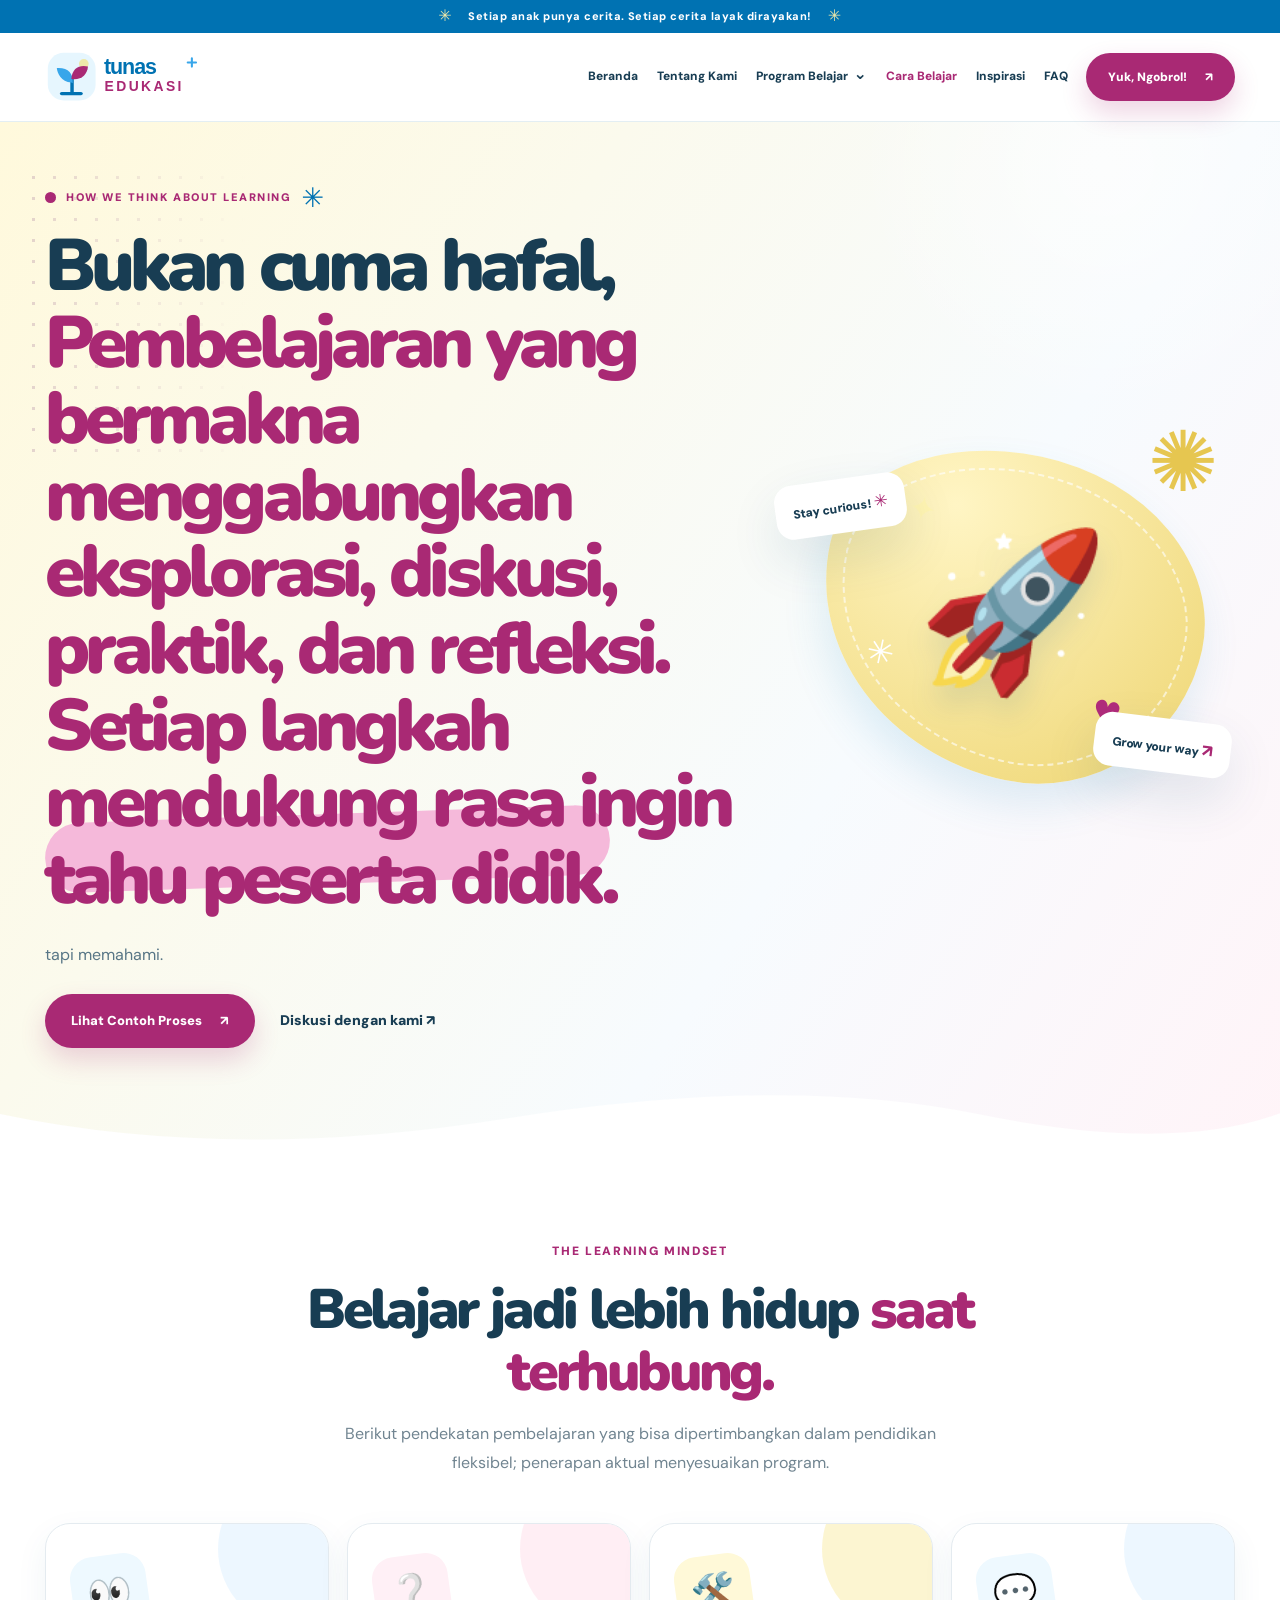
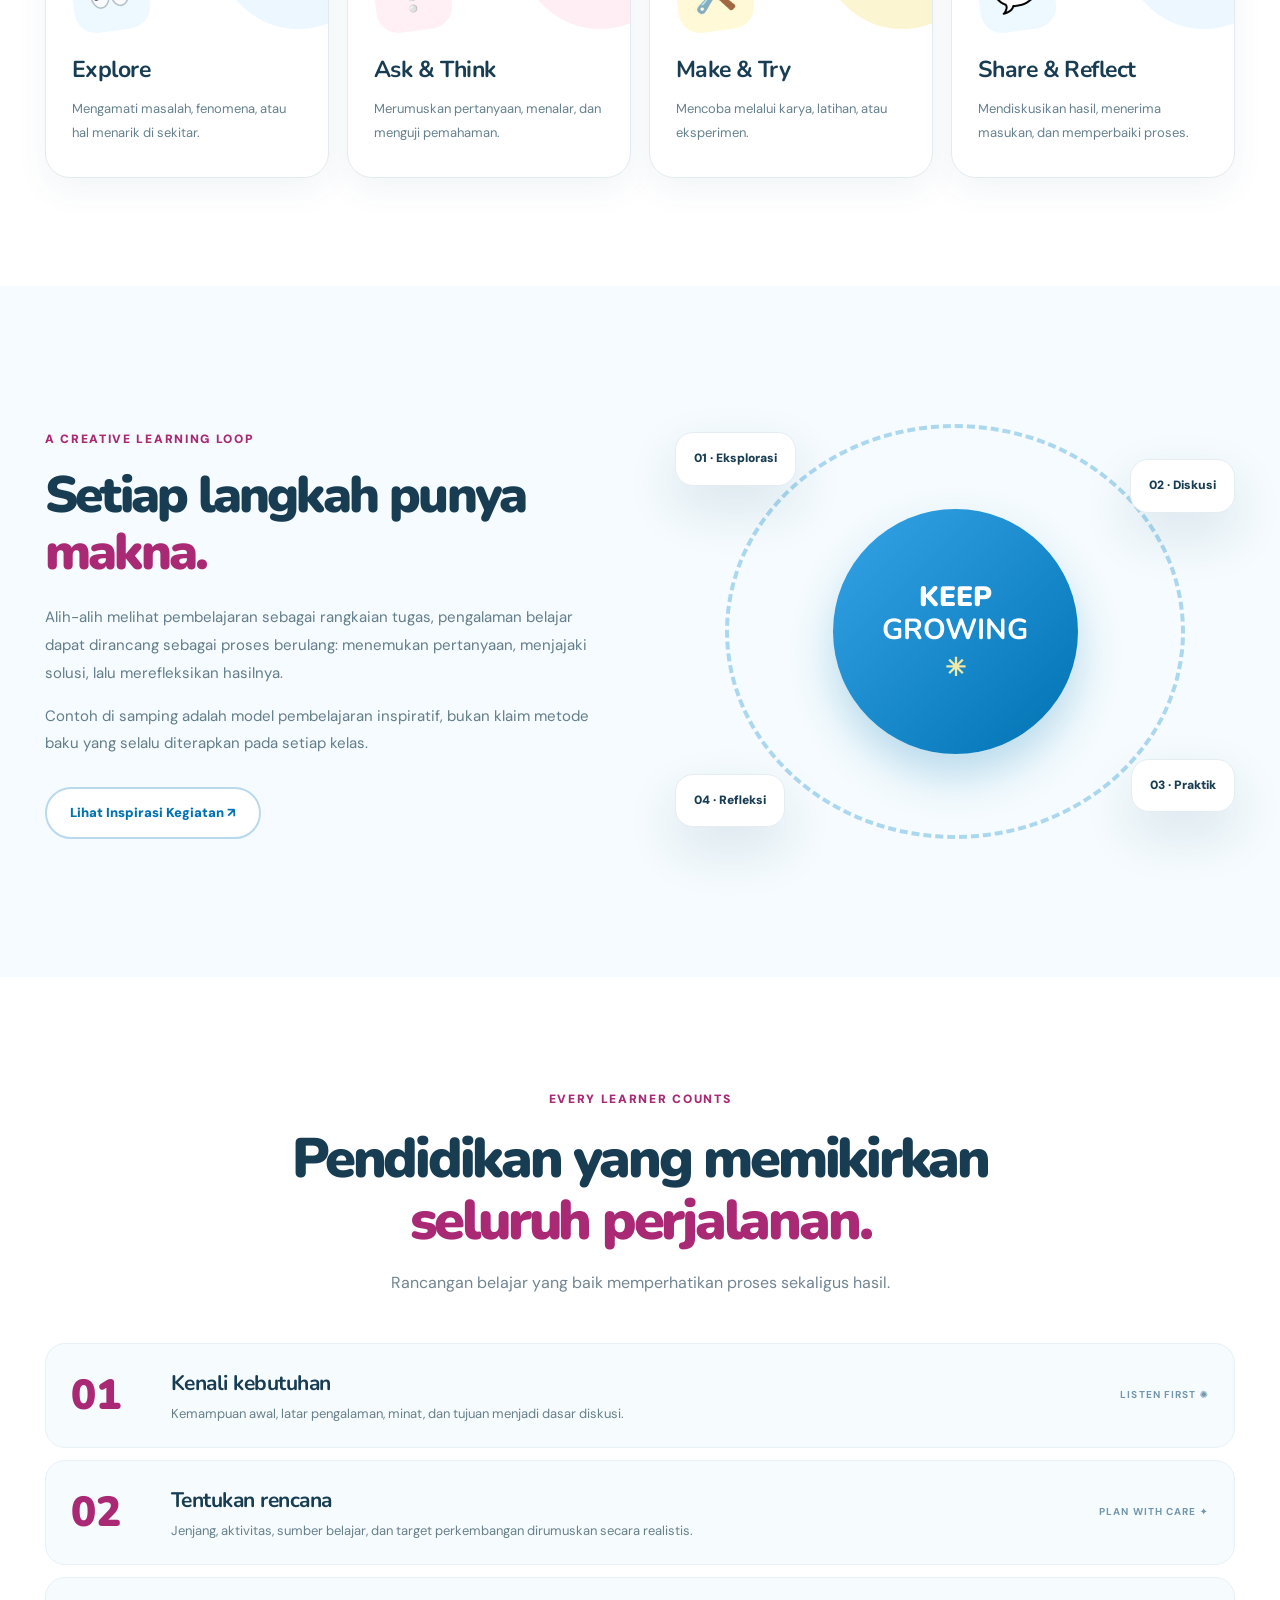
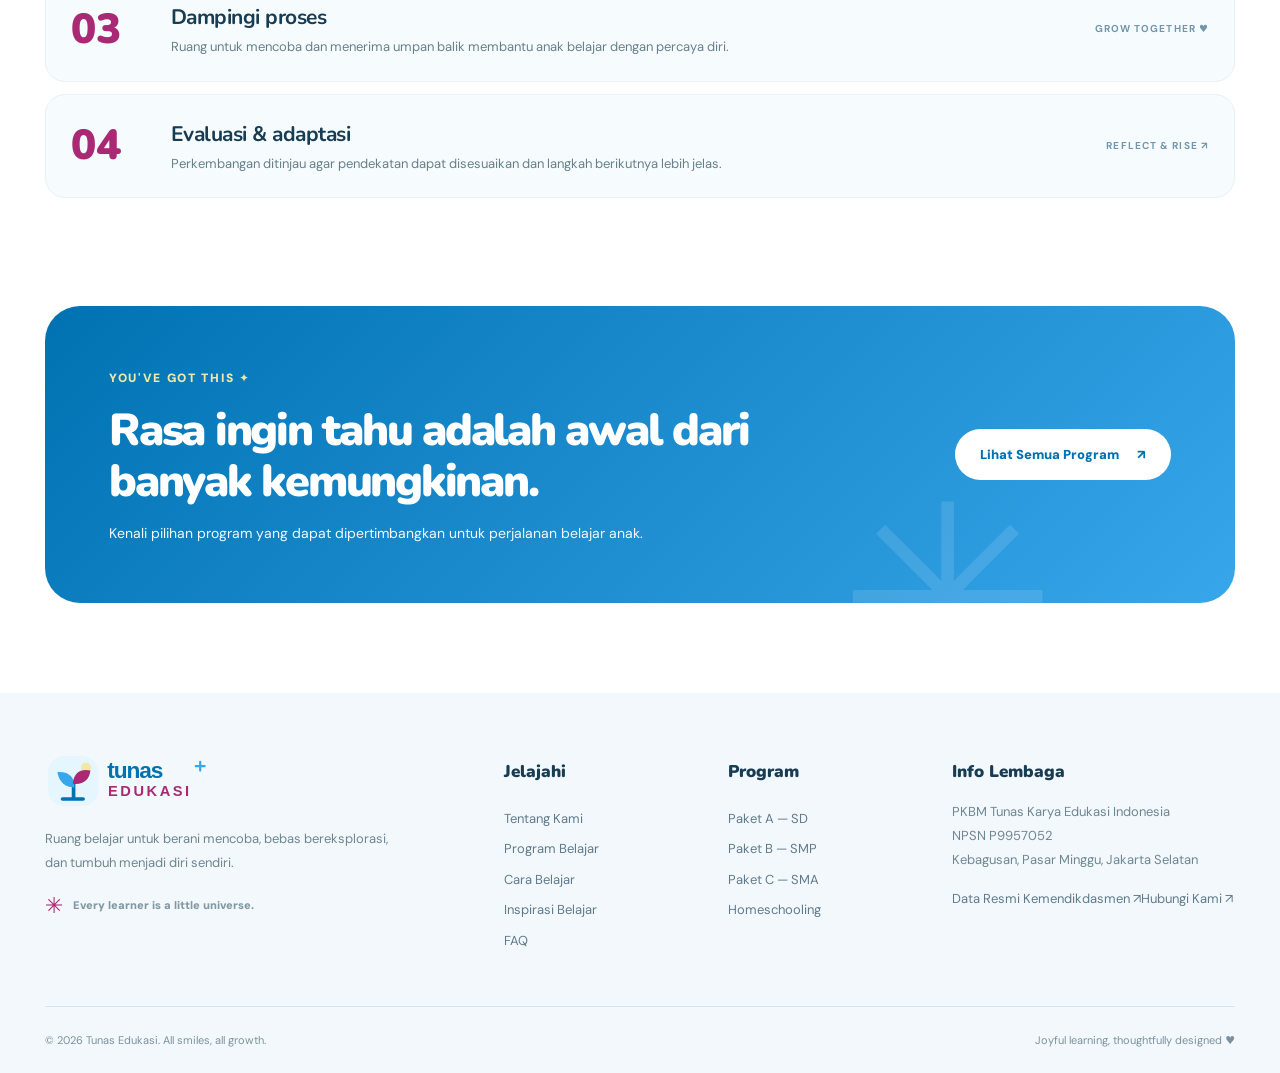
<file: metode-belajar.html>
<!doctype html><html lang="id"><head><meta charset="utf-8"><meta name="viewport" content="width=device-width,initial-scale=1"><meta name="theme-color" content="#0072b2"><meta name="description" content="Gambaran cara belajar yang interaktif, kreatif, fleksibel, dan terarah untuk peserta didik PKBM Tunas Edukasi."><meta name="robots" content="index,follow,max-image-preview:large"><link rel="canonical" href="https://tunasedukasi.sch.id/metode-belajar.html"><link rel="icon" type="image/svg+xml" href="assets/favicon.svg"><link rel="preconnect" href="https://fonts.googleapis.com"><link rel="preconnect" href="https://fonts.gstatic.com" crossorigin><link href="https://fonts.googleapis.com/css2?family=DM+Sans:wght@400;500;600;700;800&family=Nunito:wght@400;500;600;700;800;900&display=swap" rel="stylesheet"><meta property="og:locale" content="id_ID"><meta property="og:type" content="website"><meta property="og:title" content="Cara Belajar — Kreatif dan Bermakna — Tunas Edukasi"><meta property="og:description" content="Gambaran cara belajar yang interaktif, kreatif, fleksibel, dan terarah untuk peserta didik PKBM Tunas Edukasi."><title>Cara Belajar — Kreatif dan Bermakna — Tunas Edukasi</title><link rel="stylesheet" href="assets/style.css" /></head><body><a href="#main" class="skip">Langsung ke konten</a><div class="top-banner"><span aria-hidden="true">✳</span> Setiap anak punya cerita. Setiap cerita layak dirayakan! <span aria-hidden="true">✳</span></div><div class="scroll-progress" id="scroll-progress" aria-hidden="true"></div><header class="header" id="top"><div class="container navbar"><a class="logo" href="index.html" aria-label="Beranda Tunas Edukasi"><img src="assets/logo.svg" alt="Tunas Edukasi" width="197" height="55"></a><nav id="nav" class="nav" aria-label="Navigasi utama"><a href="index.html">Beranda</a><a href="tentang.html">Tentang Kami</a><div class="nav-drop"><a class="nav-drop-link" href="program.html">Program Belajar<span class="chevron" aria-hidden="true">⌄</span></a><div class="nav-submenu"><a href="paket-a.html">Paket A · Setara SD</a><a href="paket-b.html">Paket B · Setara SMP</a><a href="paket-c.html">Paket C · Setara SMA</a><a href="homeschooling.html">Homeschooling</a></div></div><a href="metode-belajar.html" aria-current="page">Cara Belajar</a><a href="inspirasi.html">Inspirasi</a><a href="faq.html">FAQ</a><a class="nav-mobile-cta" href="kontak.html">Konsultasi Program ↗</a></nav><a class="btn btn-pink btn-nav" href="kontak.html">Yuk, Ngobrol! <span aria-hidden="true">↗</span></a><button class="menu-toggle" type="button" id="menu-toggle" aria-expanded="false" aria-controls="nav" aria-label="Buka navigasi"><i></i><i></i><i></i></button></div></header><main id="main"><section class="inner-hero inner-yellow" aria-labelledby="page-title"><div class="container inner-hero-grid"><div class="inner-copy"><div class="eyebrow"><span class="eyebrow-dot"></span>HOW WE THINK ABOUT LEARNING<span class="micro-star" aria-hidden="true">✳</span></div><h1 id="page-title">Bukan cuma hafal, <em>Pembelajaran yang bermakna menggabungkan eksplorasi, diskusi, praktik, dan refleksi. Setiap langkah mendukung rasa ingin tahu peserta didik.</em></h1><p>tapi memahami.</p><div class="inner-hero-actions"><a class="btn btn-pink btn-large" href="metode-belajar.html#proses">Lihat Contoh Proses <span aria-hidden="true">↗</span></a><a class="link-text" href="kontak.html">Diskusi dengan kami ↗</a></div></div><div class="inner-graphic" aria-hidden="true"><span class="graphic-sun">✺</span><div class="graphic-orbit"><span class="planet-icon">🚀</span><span class="graphic-emoji graphic-a">✦</span><span class="graphic-emoji graphic-b">♥</span><span class="graphic-emoji graphic-c">✳</span></div><div class="graphic-pill graphic-pill-one">Stay curious! <span>✳</span></div><div class="graphic-pill graphic-pill-two">Grow your way <span>↗</span></div></div></div><svg class="inner-wave" viewBox="0 0 1440 60" preserveAspectRatio="none" aria-hidden="true"><path d="M0 25 Q260 80 570 30T1100 25T1440 24V60H0Z" fill="#fff"/></svg></section><section class="section"><div class="container"><div class="heading center reveal"><span class="kicker">THE LEARNING MINDSET</span><h2>Belajar jadi lebih hidup <span class="text-pink">saat terhubung.</span></h2><p>Berikut pendekatan pembelajaran yang bisa dipertimbangkan dalam pendidikan fleksibel; penerapan aktual menyesuaikan program.</p></div><div class="feature-grid cols-4"><article class="feature-tile reveal" data-tilt><div class="feature-emoji" aria-hidden="true">👀</div><h3>Explore</h3><p>Mengamati masalah, fenomena, atau hal menarik di sekitar.</p></article><article class="feature-tile reveal" data-tilt><div class="feature-emoji" aria-hidden="true">❔</div><h3>Ask & Think</h3><p>Merumuskan pertanyaan, menalar, dan menguji pemahaman.</p></article><article class="feature-tile reveal" data-tilt><div class="feature-emoji" aria-hidden="true">🛠️</div><h3>Make & Try</h3><p>Mencoba melalui karya, latihan, atau eksperimen.</p></article><article class="feature-tile reveal" data-tilt><div class="feature-emoji" aria-hidden="true">💬</div><h3>Share & Reflect</h3><p>Mendiskusikan hasil, menerima masukan, dan memperbaiki proses.</p></article></div></div></section><section class="section tinted-surface" id="proses"><div class="container process-grid"><div class="process-copy reveal"><span class="kicker">A CREATIVE LEARNING LOOP</span><h2>Setiap langkah punya <span class="text-pink">makna.</span></h2><p>Alih-alih melihat pembelajaran sebagai rangkaian tugas, pengalaman belajar dapat dirancang sebagai proses berulang: menemukan pertanyaan, menjajaki solusi, lalu merefleksikan hasilnya.</p><p>Contoh di samping adalah model pembelajaran inspiratif, bukan klaim metode baku yang selalu diterapkan pada setiap kelas.</p><a href="inspirasi.html" class="btn btn-outline">Lihat Inspirasi Kegiatan ↗</a></div><div class="loop-visual reveal" aria-label="Tahapan belajar: eksplorasi, diskusi, praktik, refleksi"><div class="loop-core">KEEP<br><b>GROWING</b><span>✳</span></div><span class="loop-node loop-n1">01 · Eksplorasi</span><span class="loop-node loop-n2">02 · Diskusi</span><span class="loop-node loop-n3">03 · Praktik</span><span class="loop-node loop-n4">04 · Refleksi</span></div></div></section><section class="section"><div class="container"><div class="heading center reveal"><span class="kicker">EVERY LEARNER COUNTS</span><h2>Pendidikan yang memikirkan <span class="text-pink">seluruh perjalanan.</span></h2><p>Rancangan belajar yang baik memperhatikan proses sekaligus hasil.</p></div><div class="method-rows"><article class="method-row reveal"><span>01</span><div><h3>Kenali kebutuhan</h3><p>Kemampuan awal, latar pengalaman, minat, dan tujuan menjadi dasar diskusi.</p></div><strong>LISTEN FIRST ✺</strong></article><article class="method-row reveal"><span>02</span><div><h3>Tentukan rencana</h3><p>Jenjang, aktivitas, sumber belajar, dan target perkembangan dirumuskan secara realistis.</p></div><strong>PLAN WITH CARE ✦</strong></article><article class="method-row reveal"><span>03</span><div><h3>Dampingi proses</h3><p>Ruang untuk mencoba dan menerima umpan balik membantu anak belajar dengan percaya diri.</p></div><strong>GROW TOGETHER ♥</strong></article><article class="method-row reveal"><span>04</span><div><h3>Evaluasi & adaptasi</h3><p>Perkembangan ditinjau agar pendekatan dapat disesuaikan dan langkah berikutnya lebih jelas.</p></div><strong>REFLECT & RISE ↗</strong></article></div></div></section><section class="closing-cta"><div class="container closing-inner closing-blue reveal"><div><span class="kicker kicker-light">YOU'VE GOT THIS ✦</span><h2>Rasa ingin tahu adalah awal dari banyak kemungkinan.</h2><p>Kenali pilihan program yang dapat dipertimbangkan untuk perjalanan belajar anak.</p></div><a href="program.html" class="btn btn-white">Lihat Semua Program <span aria-hidden="true">↗</span></a><div class="closing-confetti" aria-hidden="true">✳</div></div></section></main><footer class="footer"><div class="container footer-main">
      <div><a href="index.html"><img src="assets/logo.svg" alt="Tunas Edukasi" width="205" height="57"></a><p>Ruang belajar untuk berani mencoba, bebas bereksplorasi, dan tumbuh menjadi diri sendiri.</p><div class="footer-socialline"><span aria-hidden="true">✳</span> Every learner is a little universe.</div></div>
      <div><h3>Jelajahi</h3><a href="tentang.html">Tentang Kami</a><a href="program.html">Program Belajar</a><a href="metode-belajar.html">Cara Belajar</a><a href="inspirasi.html">Inspirasi Belajar</a><a href="faq.html">FAQ</a></div>
      <div><h3>Program</h3><a href="paket-a.html">Paket A — SD</a><a href="paket-b.html">Paket B — SMP</a><a href="paket-c.html">Paket C — SMA</a><a href="homeschooling.html">Homeschooling</a></div>
      <div><h3>Info Lembaga</h3><p>PKBM Tunas Karya Edukasi Indonesia<br>NPSN P9957052<br>Kebagusan, Pasar Minggu, Jakarta Selatan</p><a target="_blank" rel="noopener noreferrer" href="https://referensi.data.kemendikdasmen.go.id/pendidikan/npsn/P9957052">Data Resmi Kemendikdasmen ↗</a><a href="kontak.html">Hubungi Kami ↗</a></div>
    </div><div class="container copyright"><span>© <span id="year">2026</span> Tunas Edukasi. All smiles, all growth.</span><span>Joyful learning, thoughtfully designed <span aria-hidden="true">♥</span></span></div></footer><a class="back-to-top" href="#top" id="back-to-top" aria-label="Kembali ke atas">↑</a><script src="assets/app.js" defer></script></body></html>
</file>
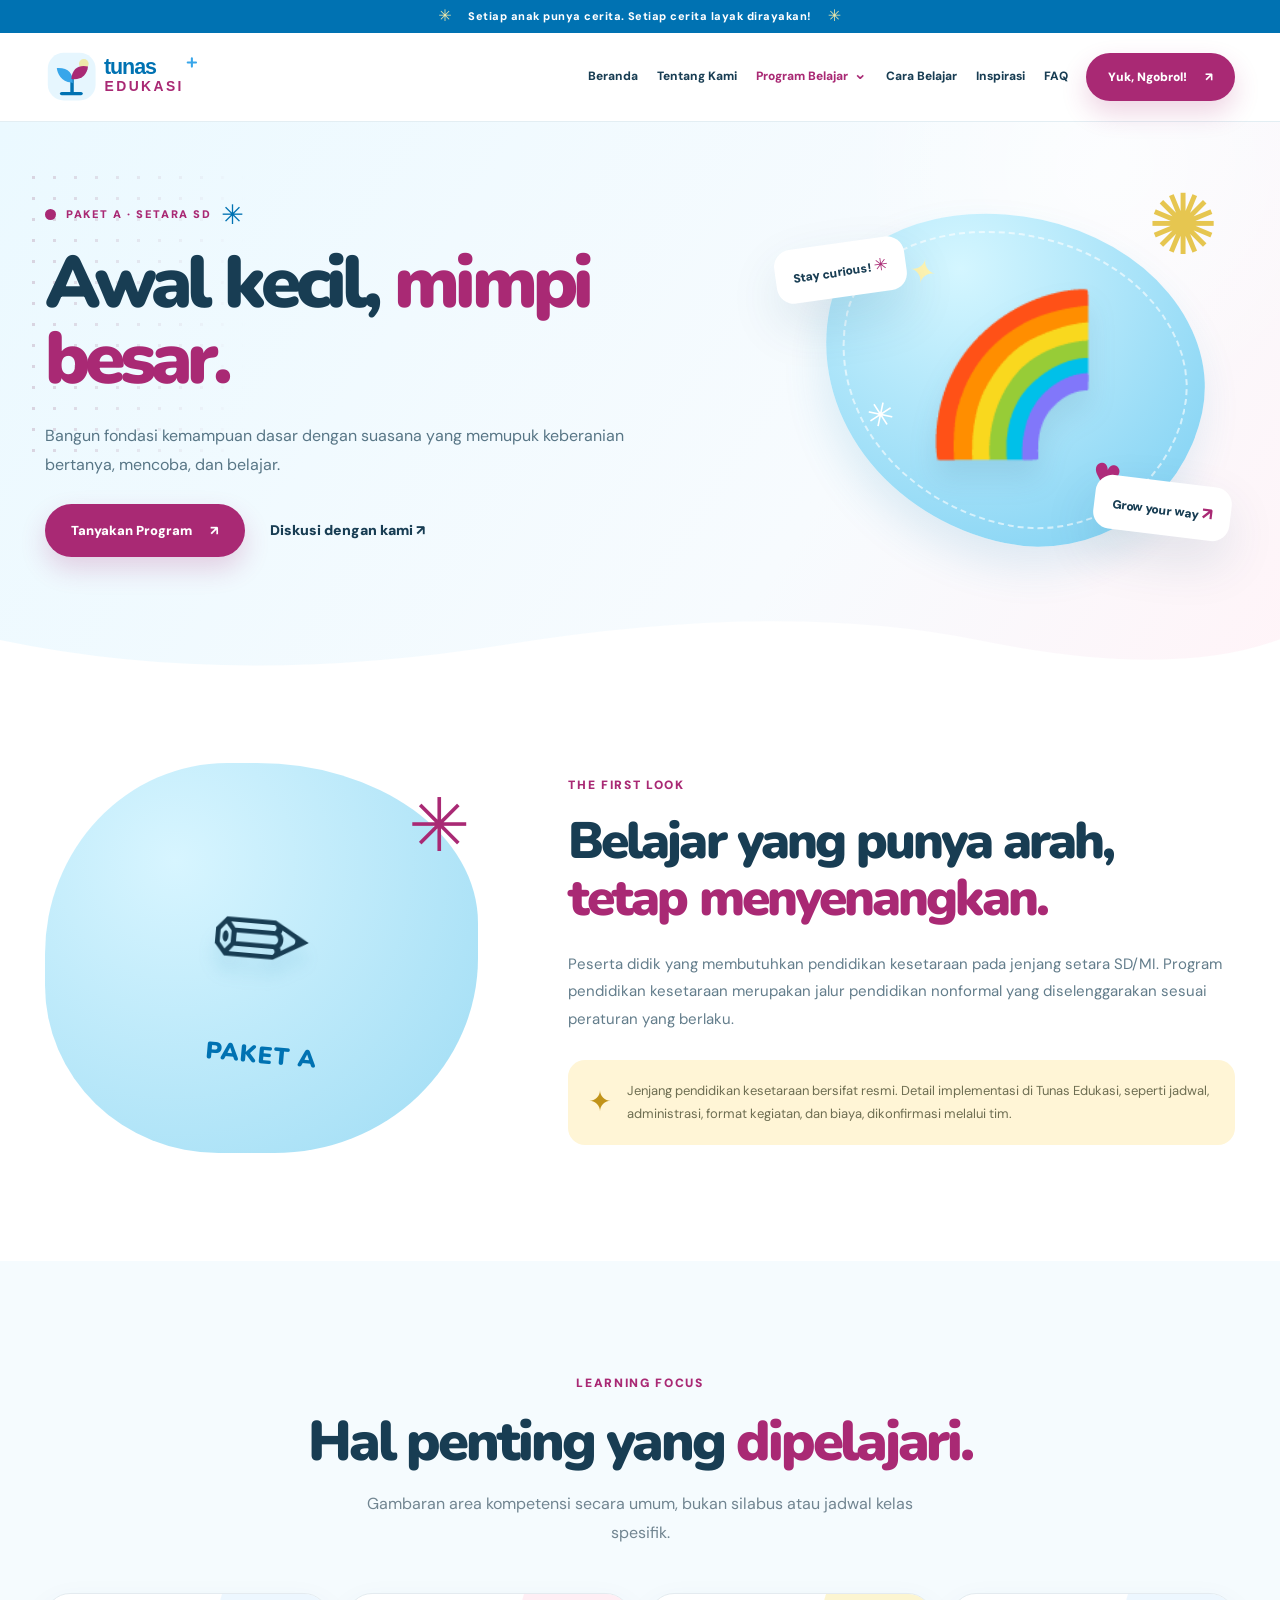
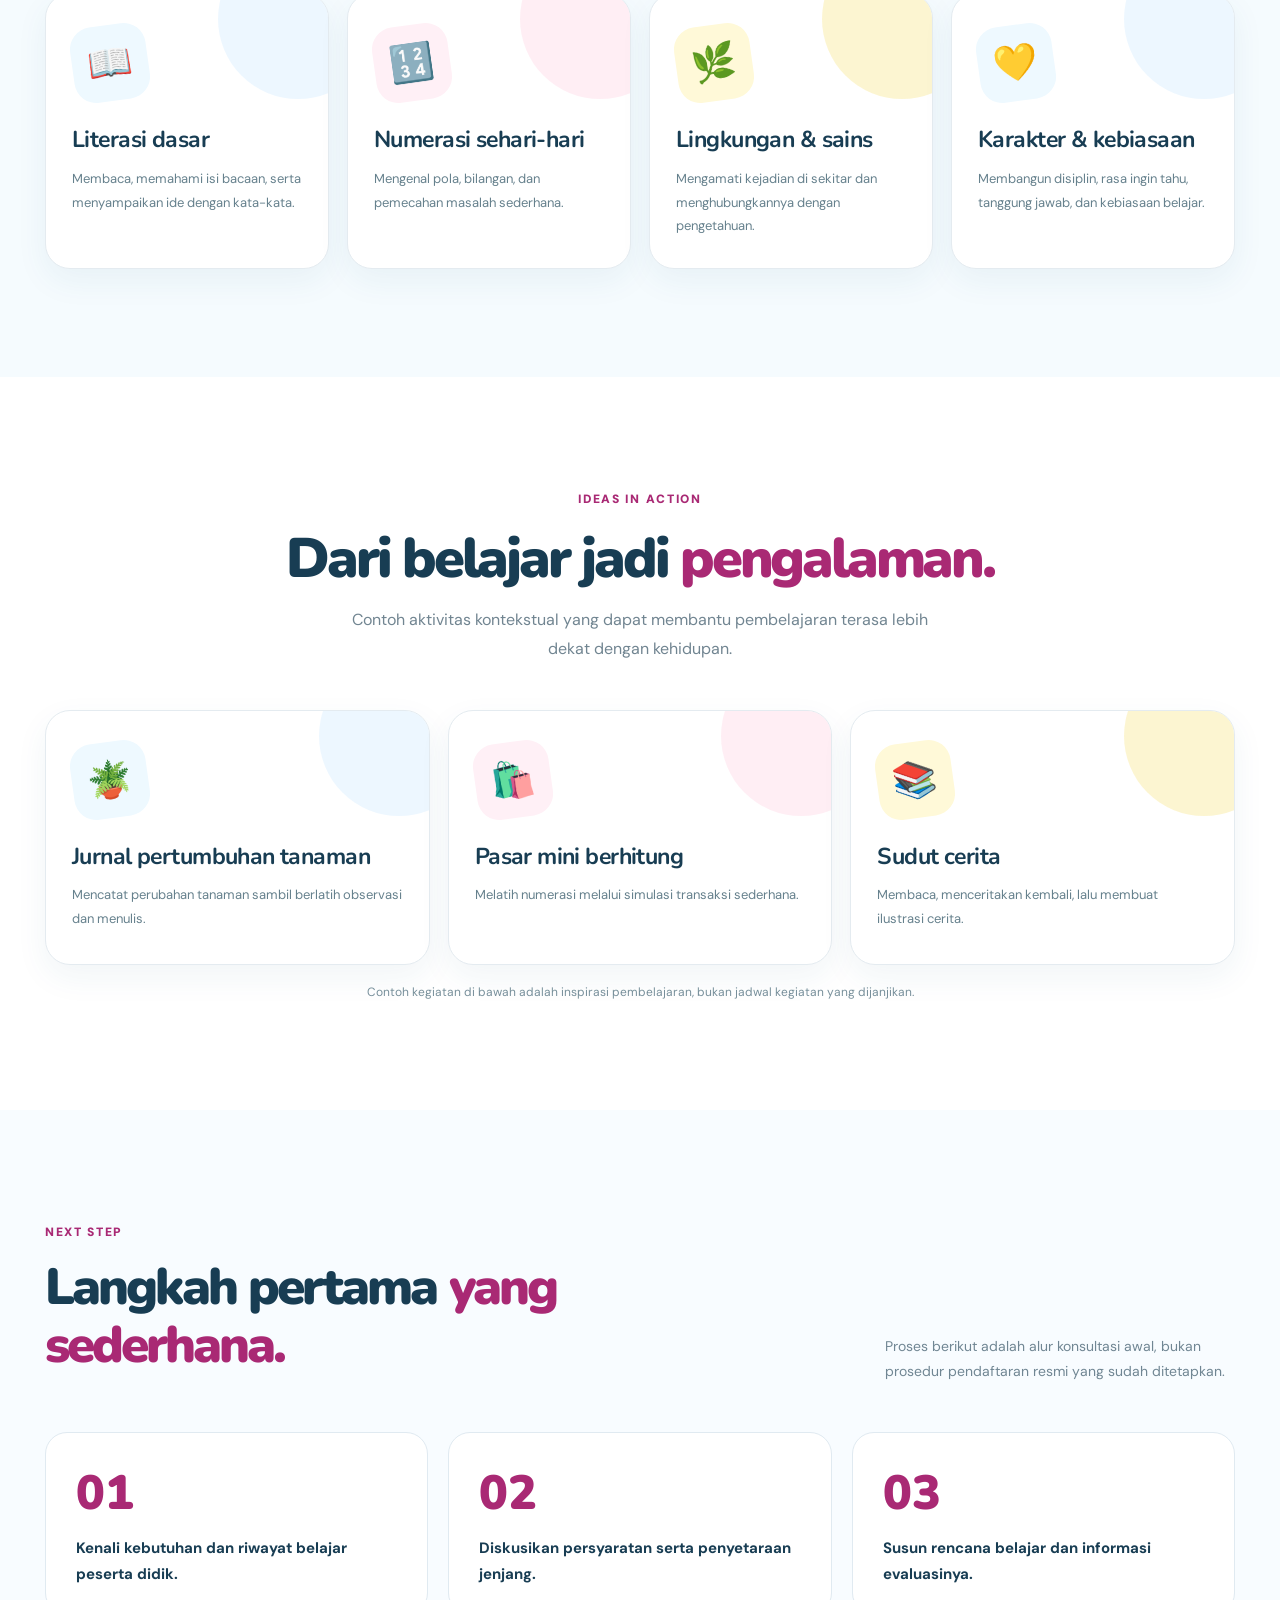
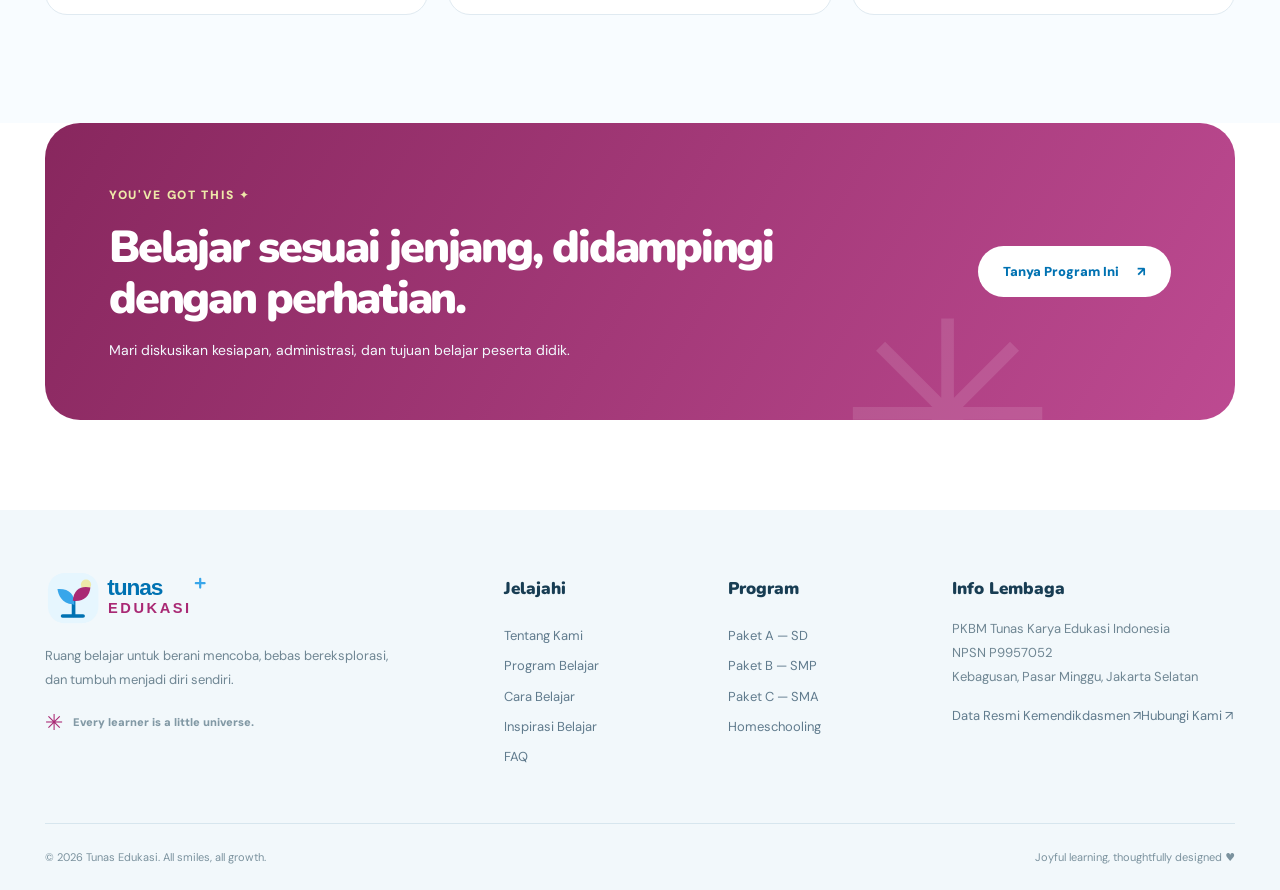
<file: paket-a.html>
<!doctype html><html lang="id"><head><meta charset="utf-8"><meta name="viewport" content="width=device-width,initial-scale=1"><meta name="theme-color" content="#0072b2"><meta name="description" content="Kenali Paket A di PKBM Tunas Edukasi: fokus jenjang, ide pengalaman belajar, dan langkah konsultasi."><meta name="robots" content="index,follow,max-image-preview:large"><link rel="canonical" href="https://tunasedukasi.sch.id/paket-a.html"><link rel="icon" type="image/svg+xml" href="assets/favicon.svg"><link rel="preconnect" href="https://fonts.googleapis.com"><link rel="preconnect" href="https://fonts.gstatic.com" crossorigin><link href="https://fonts.googleapis.com/css2?family=DM+Sans:wght@400;500;600;700;800&family=Nunito:wght@400;500;600;700;800;900&display=swap" rel="stylesheet"><meta property="og:locale" content="id_ID"><meta property="og:type" content="website"><meta property="og:title" content="Paket A — Pendidikan Kesetaraan — Tunas Edukasi"><meta property="og:description" content="Kenali Paket A di PKBM Tunas Edukasi: fokus jenjang, ide pengalaman belajar, dan langkah konsultasi."><title>Paket A — Pendidikan Kesetaraan — Tunas Edukasi</title><link rel="stylesheet" href="assets/style.css" /></head><body><a href="#main" class="skip">Langsung ke konten</a><div class="top-banner"><span aria-hidden="true">✳</span> Setiap anak punya cerita. Setiap cerita layak dirayakan! <span aria-hidden="true">✳</span></div><div class="scroll-progress" id="scroll-progress" aria-hidden="true"></div><header class="header" id="top"><div class="container navbar"><a class="logo" href="index.html" aria-label="Beranda Tunas Edukasi"><img src="assets/logo.svg" alt="Tunas Edukasi" width="197" height="55"></a><nav id="nav" class="nav" aria-label="Navigasi utama"><a href="index.html">Beranda</a><a href="tentang.html">Tentang Kami</a><div class="nav-drop"><a class="nav-drop-link" href="program.html" aria-current="page">Program Belajar<span class="chevron" aria-hidden="true">⌄</span></a><div class="nav-submenu"><a href="paket-a.html">Paket A · Setara SD</a><a href="paket-b.html">Paket B · Setara SMP</a><a href="paket-c.html">Paket C · Setara SMA</a><a href="homeschooling.html">Homeschooling</a></div></div><a href="metode-belajar.html">Cara Belajar</a><a href="inspirasi.html">Inspirasi</a><a href="faq.html">FAQ</a><a class="nav-mobile-cta" href="kontak.html">Konsultasi Program ↗</a></nav><a class="btn btn-pink btn-nav" href="kontak.html">Yuk, Ngobrol! <span aria-hidden="true">↗</span></a><button class="menu-toggle" type="button" id="menu-toggle" aria-expanded="false" aria-controls="nav" aria-label="Buka navigasi"><i></i><i></i><i></i></button></div></header><main id="main"><section class="inner-hero inner-blue" aria-labelledby="page-title"><div class="container inner-hero-grid"><div class="inner-copy"><div class="eyebrow"><span class="eyebrow-dot"></span>PAKET A · SETARA SD<span class="micro-star" aria-hidden="true">✳</span></div><h1 id="page-title">Awal kecil, <em>mimpi besar.</em></h1><p>Bangun fondasi kemampuan dasar dengan suasana yang memupuk keberanian bertanya, mencoba, dan belajar.</p><div class="inner-hero-actions"><a class="btn btn-pink btn-large" href="kontak.html">Tanyakan Program <span aria-hidden="true">↗</span></a><a class="link-text" href="kontak.html">Diskusi dengan kami ↗</a></div></div><div class="inner-graphic" aria-hidden="true"><span class="graphic-sun">✺</span><div class="graphic-orbit"><span class="planet-icon">🌈</span><span class="graphic-emoji graphic-a">✦</span><span class="graphic-emoji graphic-b">♥</span><span class="graphic-emoji graphic-c">✳</span></div><div class="graphic-pill graphic-pill-one">Stay curious! <span>✳</span></div><div class="graphic-pill graphic-pill-two">Grow your way <span>↗</span></div></div></div><svg class="inner-wave" viewBox="0 0 1440 60" preserveAspectRatio="none" aria-hidden="true"><path d="M0 25 Q260 80 570 30T1100 25T1440 24V60H0Z" fill="#fff"/></svg></section><section class="section"><div class="container program-overview"><div class="program-monogram reveal"><span class="monogram-icon">✏️</span><strong>PAKET A</strong><span class="monogram-ring" aria-hidden="true">✳</span></div><div class="program-overview-copy reveal"><span class="kicker">THE FIRST LOOK</span><h2>Belajar yang punya arah, <span class="text-pink">tetap menyenangkan.</span></h2><p>Peserta didik yang membutuhkan pendidikan kesetaraan pada jenjang setara SD/MI. Program pendidikan kesetaraan merupakan jalur pendidikan nonformal yang diselenggarakan sesuai peraturan yang berlaku.</p><div class="info-hint"><span>✦</span><p>Jenjang pendidikan kesetaraan bersifat resmi. Detail implementasi di Tunas Edukasi, seperti jadwal, administrasi, format kegiatan, dan biaya, dikonfirmasi melalui tim.</p></div></div></div></section><section class="section tinted-surface"><div class="container"><div class="heading center reveal"><span class="kicker">LEARNING FOCUS</span><h2>Hal penting yang <span class="text-pink">dipelajari.</span></h2><p>Gambaran area kompetensi secara umum, bukan silabus atau jadwal kelas spesifik.</p></div><div class="feature-grid cols-4"><article class="feature-tile reveal" data-tilt><div class="feature-emoji" aria-hidden="true">📖</div><h3>Literasi dasar</h3><p>Membaca, memahami isi bacaan, serta menyampaikan ide dengan kata-kata.</p></article><article class="feature-tile reveal" data-tilt><div class="feature-emoji" aria-hidden="true">🔢</div><h3>Numerasi sehari-hari</h3><p>Mengenal pola, bilangan, dan pemecahan masalah sederhana.</p></article><article class="feature-tile reveal" data-tilt><div class="feature-emoji" aria-hidden="true">🌿</div><h3>Lingkungan & sains</h3><p>Mengamati kejadian di sekitar dan menghubungkannya dengan pengetahuan.</p></article><article class="feature-tile reveal" data-tilt><div class="feature-emoji" aria-hidden="true">💛</div><h3>Karakter & kebiasaan</h3><p>Membangun disiplin, rasa ingin tahu, tanggung jawab, dan kebiasaan belajar.</p></article></div></div></section><section class="section"><div class="container"><div class="heading center reveal"><span class="kicker">IDEAS IN ACTION</span><h2>Dari belajar jadi <span class="text-pink">pengalaman.</span></h2><p>Contoh aktivitas kontekstual yang dapat membantu pembelajaran terasa lebih dekat dengan kehidupan.</p></div><div class="feature-grid cols-3"><article class="feature-tile reveal" data-tilt><div class="feature-emoji" aria-hidden="true">🪴</div><h3>Jurnal pertumbuhan tanaman</h3><p>Mencatat perubahan tanaman sambil berlatih observasi dan menulis.</p></article><article class="feature-tile reveal" data-tilt><div class="feature-emoji" aria-hidden="true">🛍️</div><h3>Pasar mini berhitung</h3><p>Melatih numerasi melalui simulasi transaksi sederhana.</p></article><article class="feature-tile reveal" data-tilt><div class="feature-emoji" aria-hidden="true">📚</div><h3>Sudut cerita</h3><p>Membaca, menceritakan kembali, lalu membuat ilustrasi cerita.</p></article></div><p class="small-disclaimer">Contoh kegiatan di bawah adalah inspirasi pembelajaran, bukan jadwal kegiatan yang dijanjikan.</p></div></section><section class="section journey-section"><div class="container split-heading reveal"><div><span class="kicker">NEXT STEP</span><h2>Langkah pertama <span class="text-pink">yang sederhana.</span></h2></div><p>Proses berikut adalah alur konsultasi awal, bukan prosedur pendaftaran resmi yang sudah ditetapkan.</p></div><div class="container journey-lines"><div class="journey-line reveal"><span>01</span><p>Kenali kebutuhan dan riwayat belajar peserta didik.</p></div><div class="journey-line reveal"><span>02</span><p>Diskusikan persyaratan serta penyetaraan jenjang.</p></div><div class="journey-line reveal"><span>03</span><p>Susun rencana belajar dan informasi evaluasinya.</p></div></div></section><section class="closing-cta"><div class="container closing-inner closing-berry reveal"><div><span class="kicker kicker-light">YOU'VE GOT THIS ✦</span><h2>Belajar sesuai jenjang, didampingi dengan perhatian.</h2><p>Mari diskusikan kesiapan, administrasi, dan tujuan belajar peserta didik.</p></div><a href="kontak.html?program=paket-a" class="btn btn-white">Tanya Program Ini <span aria-hidden="true">↗</span></a><div class="closing-confetti" aria-hidden="true">✳</div></div></section></main><footer class="footer"><div class="container footer-main">
      <div><a href="index.html"><img src="assets/logo.svg" alt="Tunas Edukasi" width="205" height="57"></a><p>Ruang belajar untuk berani mencoba, bebas bereksplorasi, dan tumbuh menjadi diri sendiri.</p><div class="footer-socialline"><span aria-hidden="true">✳</span> Every learner is a little universe.</div></div>
      <div><h3>Jelajahi</h3><a href="tentang.html">Tentang Kami</a><a href="program.html">Program Belajar</a><a href="metode-belajar.html">Cara Belajar</a><a href="inspirasi.html">Inspirasi Belajar</a><a href="faq.html">FAQ</a></div>
      <div><h3>Program</h3><a href="paket-a.html">Paket A — SD</a><a href="paket-b.html">Paket B — SMP</a><a href="paket-c.html">Paket C — SMA</a><a href="homeschooling.html">Homeschooling</a></div>
      <div><h3>Info Lembaga</h3><p>PKBM Tunas Karya Edukasi Indonesia<br>NPSN P9957052<br>Kebagusan, Pasar Minggu, Jakarta Selatan</p><a target="_blank" rel="noopener noreferrer" href="https://referensi.data.kemendikdasmen.go.id/pendidikan/npsn/P9957052">Data Resmi Kemendikdasmen ↗</a><a href="kontak.html">Hubungi Kami ↗</a></div>
    </div><div class="container copyright"><span>© <span id="year">2026</span> Tunas Edukasi. All smiles, all growth.</span><span>Joyful learning, thoughtfully designed <span aria-hidden="true">♥</span></span></div></footer><a class="back-to-top" href="#top" id="back-to-top" aria-label="Kembali ke atas">↑</a><script src="assets/app.js" defer></script></body></html>
</file>
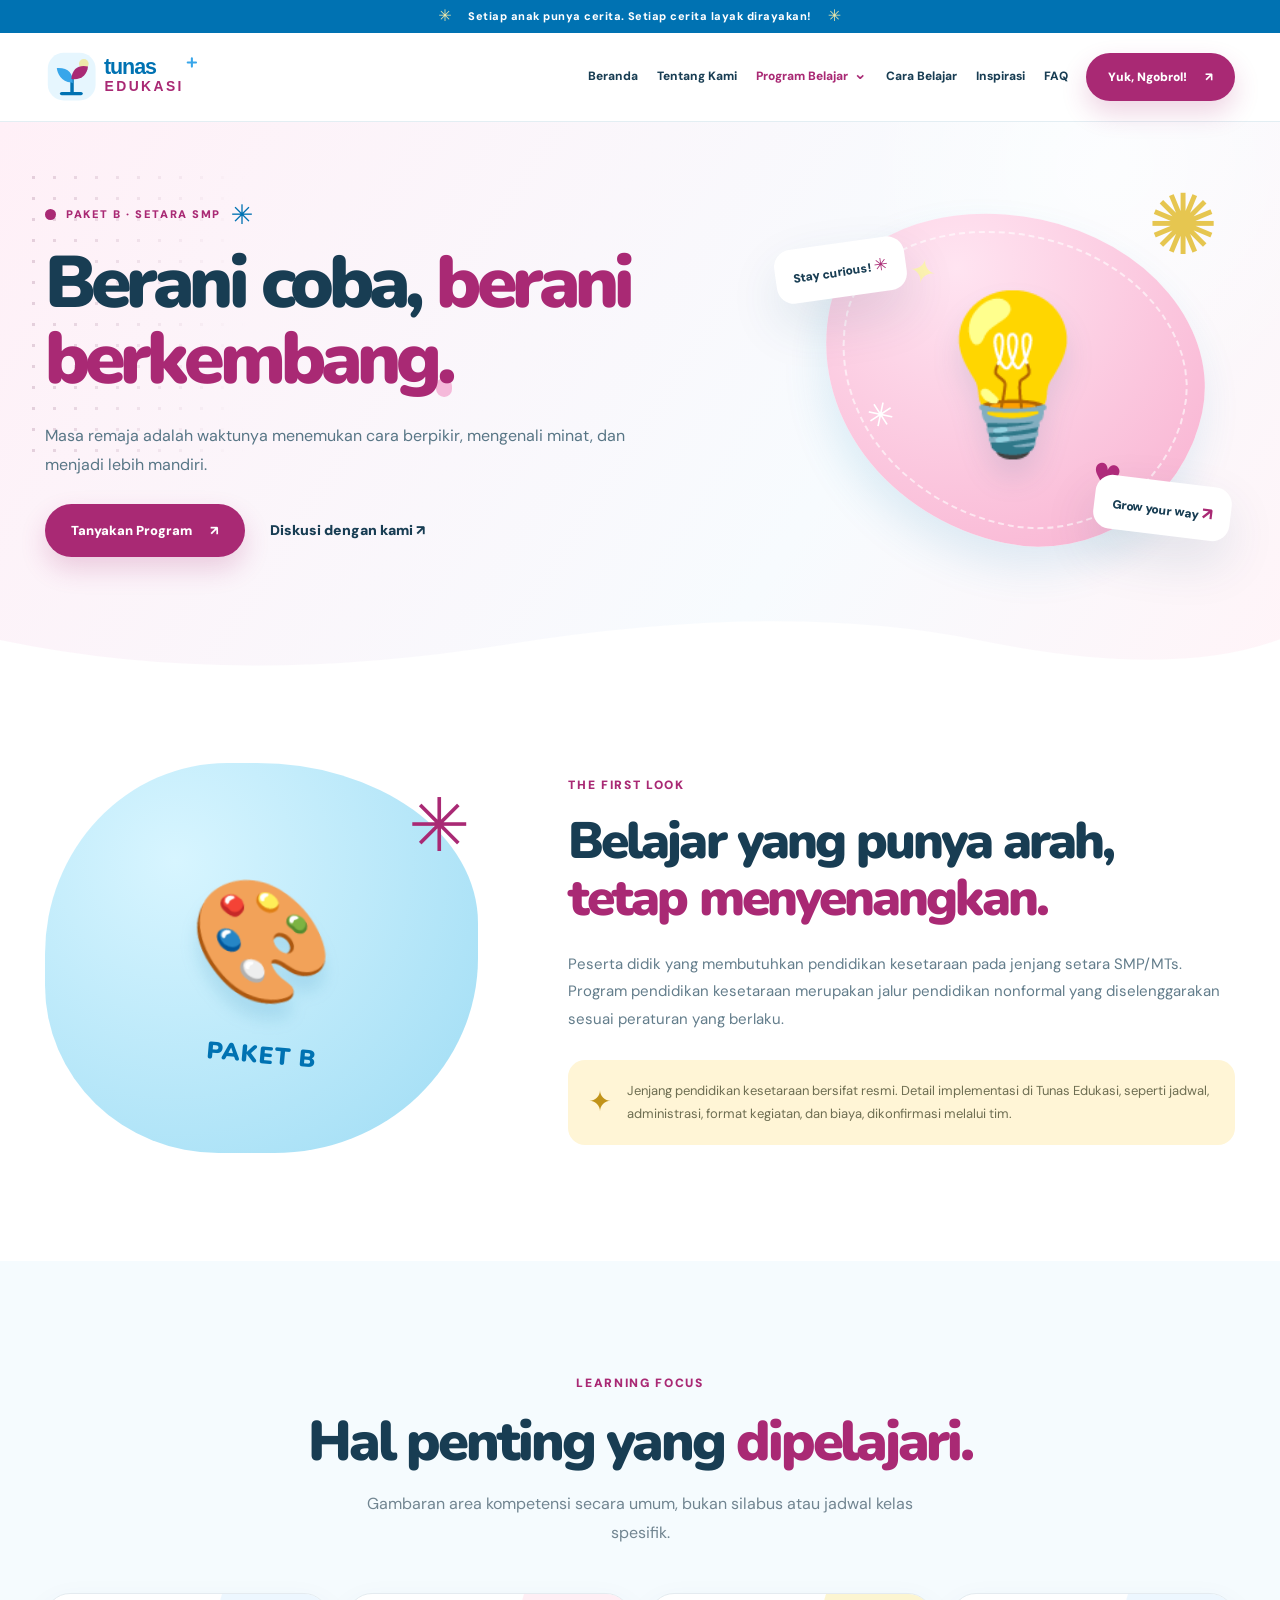
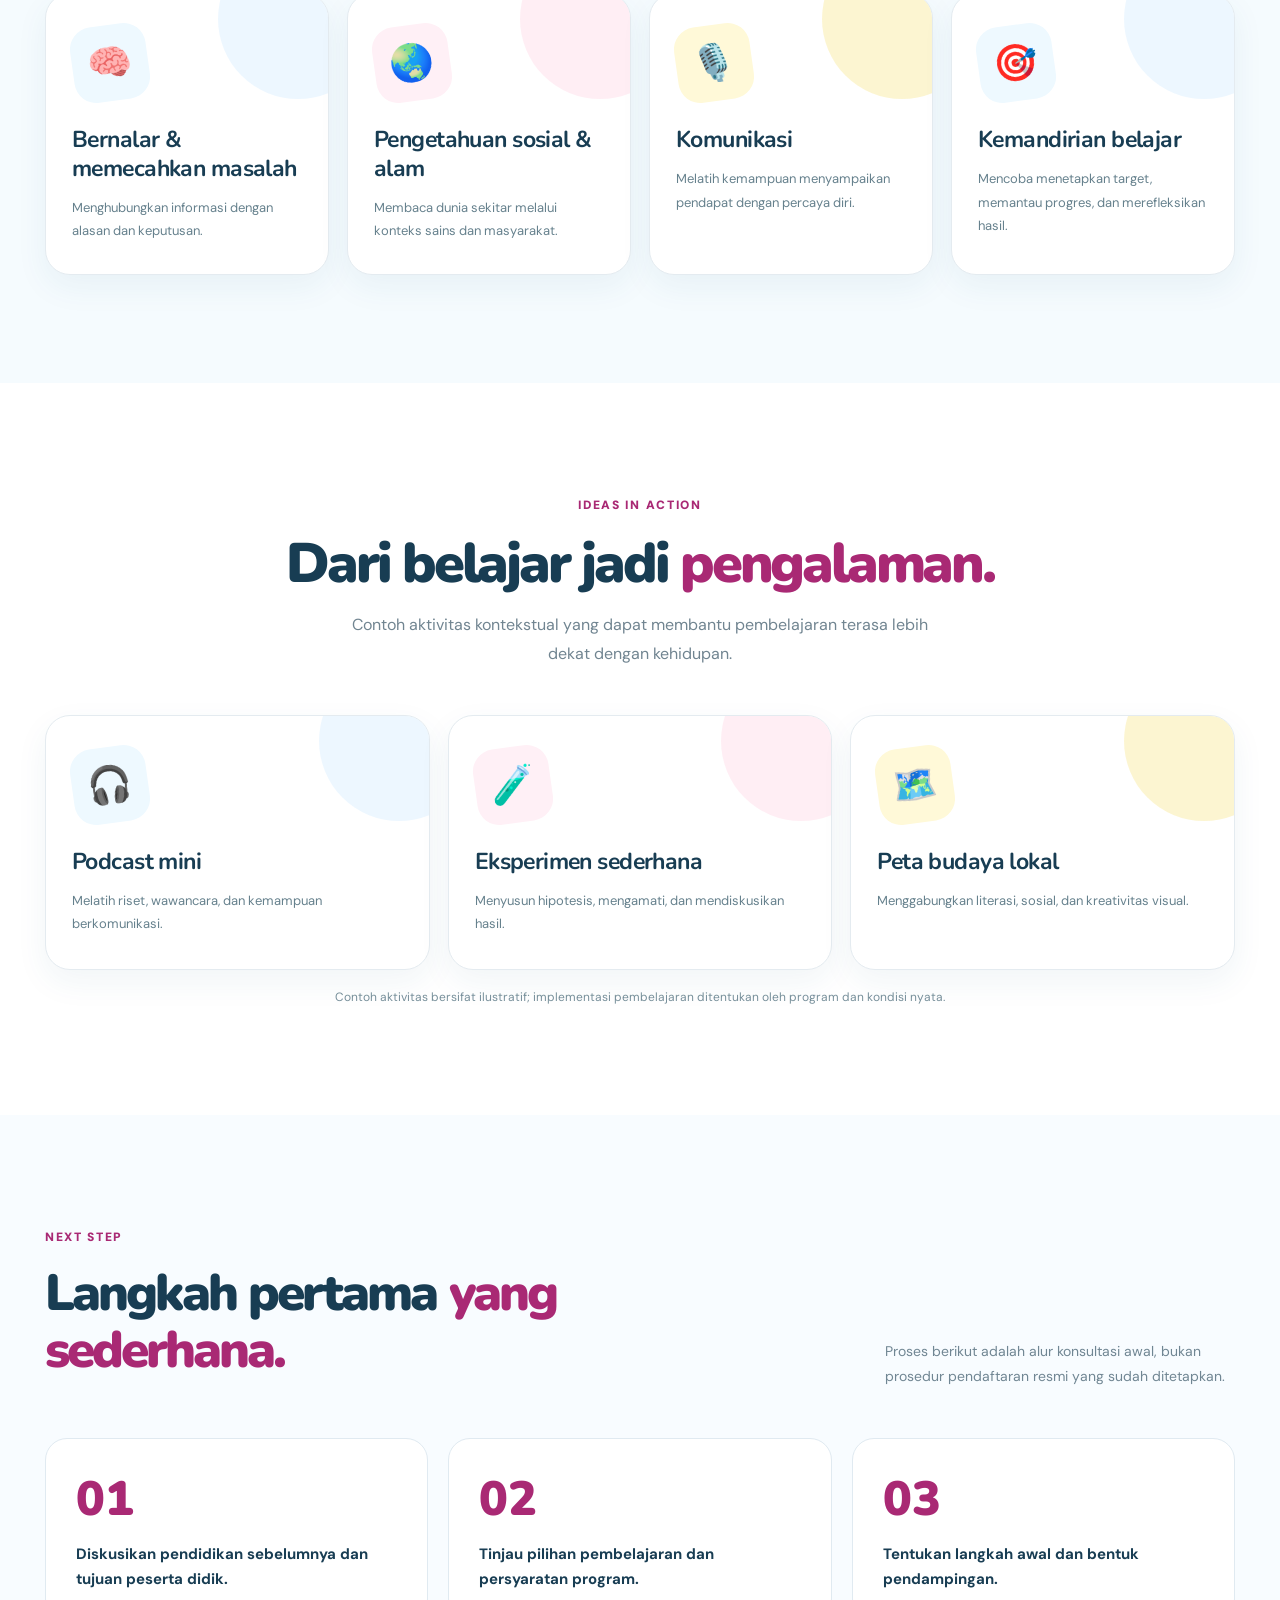
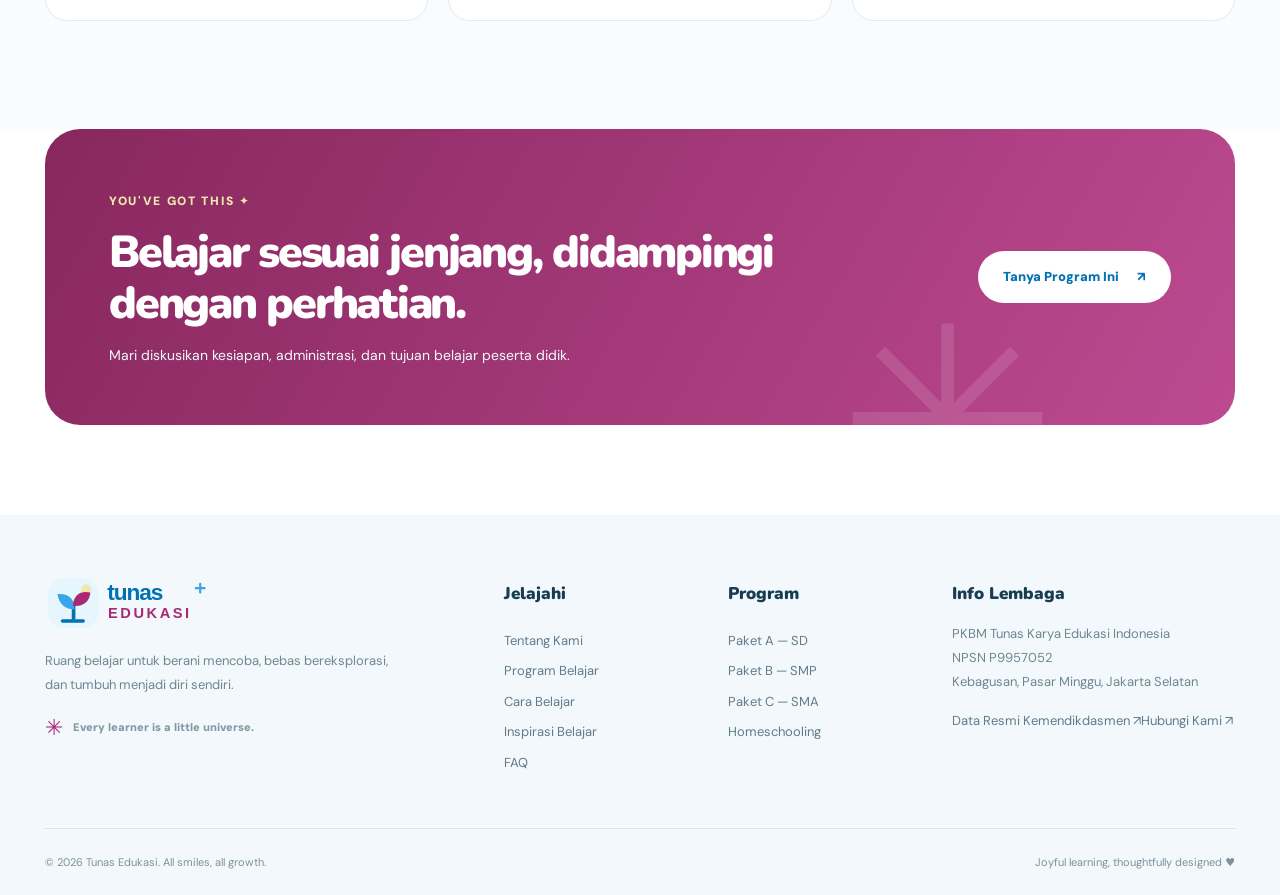
<file: paket-b.html>
<!doctype html><html lang="id"><head><meta charset="utf-8"><meta name="viewport" content="width=device-width,initial-scale=1"><meta name="theme-color" content="#0072b2"><meta name="description" content="Kenali Paket B di PKBM Tunas Edukasi: fokus jenjang, ide pengalaman belajar, dan langkah konsultasi."><meta name="robots" content="index,follow,max-image-preview:large"><link rel="canonical" href="https://tunasedukasi.sch.id/paket-b.html"><link rel="icon" type="image/svg+xml" href="assets/favicon.svg"><link rel="preconnect" href="https://fonts.googleapis.com"><link rel="preconnect" href="https://fonts.gstatic.com" crossorigin><link href="https://fonts.googleapis.com/css2?family=DM+Sans:wght@400;500;600;700;800&family=Nunito:wght@400;500;600;700;800;900&display=swap" rel="stylesheet"><meta property="og:locale" content="id_ID"><meta property="og:type" content="website"><meta property="og:title" content="Paket B — Pendidikan Kesetaraan — Tunas Edukasi"><meta property="og:description" content="Kenali Paket B di PKBM Tunas Edukasi: fokus jenjang, ide pengalaman belajar, dan langkah konsultasi."><title>Paket B — Pendidikan Kesetaraan — Tunas Edukasi</title><link rel="stylesheet" href="assets/style.css" /></head><body><a href="#main" class="skip">Langsung ke konten</a><div class="top-banner"><span aria-hidden="true">✳</span> Setiap anak punya cerita. Setiap cerita layak dirayakan! <span aria-hidden="true">✳</span></div><div class="scroll-progress" id="scroll-progress" aria-hidden="true"></div><header class="header" id="top"><div class="container navbar"><a class="logo" href="index.html" aria-label="Beranda Tunas Edukasi"><img src="assets/logo.svg" alt="Tunas Edukasi" width="197" height="55"></a><nav id="nav" class="nav" aria-label="Navigasi utama"><a href="index.html">Beranda</a><a href="tentang.html">Tentang Kami</a><div class="nav-drop"><a class="nav-drop-link" href="program.html" aria-current="page">Program Belajar<span class="chevron" aria-hidden="true">⌄</span></a><div class="nav-submenu"><a href="paket-a.html">Paket A · Setara SD</a><a href="paket-b.html">Paket B · Setara SMP</a><a href="paket-c.html">Paket C · Setara SMA</a><a href="homeschooling.html">Homeschooling</a></div></div><a href="metode-belajar.html">Cara Belajar</a><a href="inspirasi.html">Inspirasi</a><a href="faq.html">FAQ</a><a class="nav-mobile-cta" href="kontak.html">Konsultasi Program ↗</a></nav><a class="btn btn-pink btn-nav" href="kontak.html">Yuk, Ngobrol! <span aria-hidden="true">↗</span></a><button class="menu-toggle" type="button" id="menu-toggle" aria-expanded="false" aria-controls="nav" aria-label="Buka navigasi"><i></i><i></i><i></i></button></div></header><main id="main"><section class="inner-hero inner-pink" aria-labelledby="page-title"><div class="container inner-hero-grid"><div class="inner-copy"><div class="eyebrow"><span class="eyebrow-dot"></span>PAKET B · SETARA SMP<span class="micro-star" aria-hidden="true">✳</span></div><h1 id="page-title">Berani coba, <em>berani berkembang.</em></h1><p>Masa remaja adalah waktunya menemukan cara berpikir, mengenali minat, dan menjadi lebih mandiri.</p><div class="inner-hero-actions"><a class="btn btn-pink btn-large" href="kontak.html">Tanyakan Program <span aria-hidden="true">↗</span></a><a class="link-text" href="kontak.html">Diskusi dengan kami ↗</a></div></div><div class="inner-graphic" aria-hidden="true"><span class="graphic-sun">✺</span><div class="graphic-orbit"><span class="planet-icon">💡</span><span class="graphic-emoji graphic-a">✦</span><span class="graphic-emoji graphic-b">♥</span><span class="graphic-emoji graphic-c">✳</span></div><div class="graphic-pill graphic-pill-one">Stay curious! <span>✳</span></div><div class="graphic-pill graphic-pill-two">Grow your way <span>↗</span></div></div></div><svg class="inner-wave" viewBox="0 0 1440 60" preserveAspectRatio="none" aria-hidden="true"><path d="M0 25 Q260 80 570 30T1100 25T1440 24V60H0Z" fill="#fff"/></svg></section><section class="section"><div class="container program-overview"><div class="program-monogram reveal"><span class="monogram-icon">🎨</span><strong>PAKET B</strong><span class="monogram-ring" aria-hidden="true">✳</span></div><div class="program-overview-copy reveal"><span class="kicker">THE FIRST LOOK</span><h2>Belajar yang punya arah, <span class="text-pink">tetap menyenangkan.</span></h2><p>Peserta didik yang membutuhkan pendidikan kesetaraan pada jenjang setara SMP/MTs. Program pendidikan kesetaraan merupakan jalur pendidikan nonformal yang diselenggarakan sesuai peraturan yang berlaku.</p><div class="info-hint"><span>✦</span><p>Jenjang pendidikan kesetaraan bersifat resmi. Detail implementasi di Tunas Edukasi, seperti jadwal, administrasi, format kegiatan, dan biaya, dikonfirmasi melalui tim.</p></div></div></div></section><section class="section tinted-surface"><div class="container"><div class="heading center reveal"><span class="kicker">LEARNING FOCUS</span><h2>Hal penting yang <span class="text-pink">dipelajari.</span></h2><p>Gambaran area kompetensi secara umum, bukan silabus atau jadwal kelas spesifik.</p></div><div class="feature-grid cols-4"><article class="feature-tile reveal" data-tilt><div class="feature-emoji" aria-hidden="true">🧠</div><h3>Bernalar & memecahkan masalah</h3><p>Menghubungkan informasi dengan alasan dan keputusan.</p></article><article class="feature-tile reveal" data-tilt><div class="feature-emoji" aria-hidden="true">🌏</div><h3>Pengetahuan sosial & alam</h3><p>Membaca dunia sekitar melalui konteks sains dan masyarakat.</p></article><article class="feature-tile reveal" data-tilt><div class="feature-emoji" aria-hidden="true">🎙️</div><h3>Komunikasi</h3><p>Melatih kemampuan menyampaikan pendapat dengan percaya diri.</p></article><article class="feature-tile reveal" data-tilt><div class="feature-emoji" aria-hidden="true">🎯</div><h3>Kemandirian belajar</h3><p>Mencoba menetapkan target, memantau progres, dan merefleksikan hasil.</p></article></div></div></section><section class="section"><div class="container"><div class="heading center reveal"><span class="kicker">IDEAS IN ACTION</span><h2>Dari belajar jadi <span class="text-pink">pengalaman.</span></h2><p>Contoh aktivitas kontekstual yang dapat membantu pembelajaran terasa lebih dekat dengan kehidupan.</p></div><div class="feature-grid cols-3"><article class="feature-tile reveal" data-tilt><div class="feature-emoji" aria-hidden="true">🎧</div><h3>Podcast mini</h3><p>Melatih riset, wawancara, dan kemampuan berkomunikasi.</p></article><article class="feature-tile reveal" data-tilt><div class="feature-emoji" aria-hidden="true">🧪</div><h3>Eksperimen sederhana</h3><p>Menyusun hipotesis, mengamati, dan mendiskusikan hasil.</p></article><article class="feature-tile reveal" data-tilt><div class="feature-emoji" aria-hidden="true">🗺️</div><h3>Peta budaya lokal</h3><p>Menggabungkan literasi, sosial, dan kreativitas visual.</p></article></div><p class="small-disclaimer">Contoh aktivitas bersifat ilustratif; implementasi pembelajaran ditentukan oleh program dan kondisi nyata.</p></div></section><section class="section journey-section"><div class="container split-heading reveal"><div><span class="kicker">NEXT STEP</span><h2>Langkah pertama <span class="text-pink">yang sederhana.</span></h2></div><p>Proses berikut adalah alur konsultasi awal, bukan prosedur pendaftaran resmi yang sudah ditetapkan.</p></div><div class="container journey-lines"><div class="journey-line reveal"><span>01</span><p>Diskusikan pendidikan sebelumnya dan tujuan peserta didik.</p></div><div class="journey-line reveal"><span>02</span><p>Tinjau pilihan pembelajaran dan persyaratan program.</p></div><div class="journey-line reveal"><span>03</span><p>Tentukan langkah awal dan bentuk pendampingan.</p></div></div></section><section class="closing-cta"><div class="container closing-inner closing-berry reveal"><div><span class="kicker kicker-light">YOU'VE GOT THIS ✦</span><h2>Belajar sesuai jenjang, didampingi dengan perhatian.</h2><p>Mari diskusikan kesiapan, administrasi, dan tujuan belajar peserta didik.</p></div><a href="kontak.html?program=paket-b" class="btn btn-white">Tanya Program Ini <span aria-hidden="true">↗</span></a><div class="closing-confetti" aria-hidden="true">✳</div></div></section></main><footer class="footer"><div class="container footer-main">
      <div><a href="index.html"><img src="assets/logo.svg" alt="Tunas Edukasi" width="205" height="57"></a><p>Ruang belajar untuk berani mencoba, bebas bereksplorasi, dan tumbuh menjadi diri sendiri.</p><div class="footer-socialline"><span aria-hidden="true">✳</span> Every learner is a little universe.</div></div>
      <div><h3>Jelajahi</h3><a href="tentang.html">Tentang Kami</a><a href="program.html">Program Belajar</a><a href="metode-belajar.html">Cara Belajar</a><a href="inspirasi.html">Inspirasi Belajar</a><a href="faq.html">FAQ</a></div>
      <div><h3>Program</h3><a href="paket-a.html">Paket A — SD</a><a href="paket-b.html">Paket B — SMP</a><a href="paket-c.html">Paket C — SMA</a><a href="homeschooling.html">Homeschooling</a></div>
      <div><h3>Info Lembaga</h3><p>PKBM Tunas Karya Edukasi Indonesia<br>NPSN P9957052<br>Kebagusan, Pasar Minggu, Jakarta Selatan</p><a target="_blank" rel="noopener noreferrer" href="https://referensi.data.kemendikdasmen.go.id/pendidikan/npsn/P9957052">Data Resmi Kemendikdasmen ↗</a><a href="kontak.html">Hubungi Kami ↗</a></div>
    </div><div class="container copyright"><span>© <span id="year">2026</span> Tunas Edukasi. All smiles, all growth.</span><span>Joyful learning, thoughtfully designed <span aria-hidden="true">♥</span></span></div></footer><a class="back-to-top" href="#top" id="back-to-top" aria-label="Kembali ke atas">↑</a><script src="assets/app.js" defer></script></body></html>
</file>
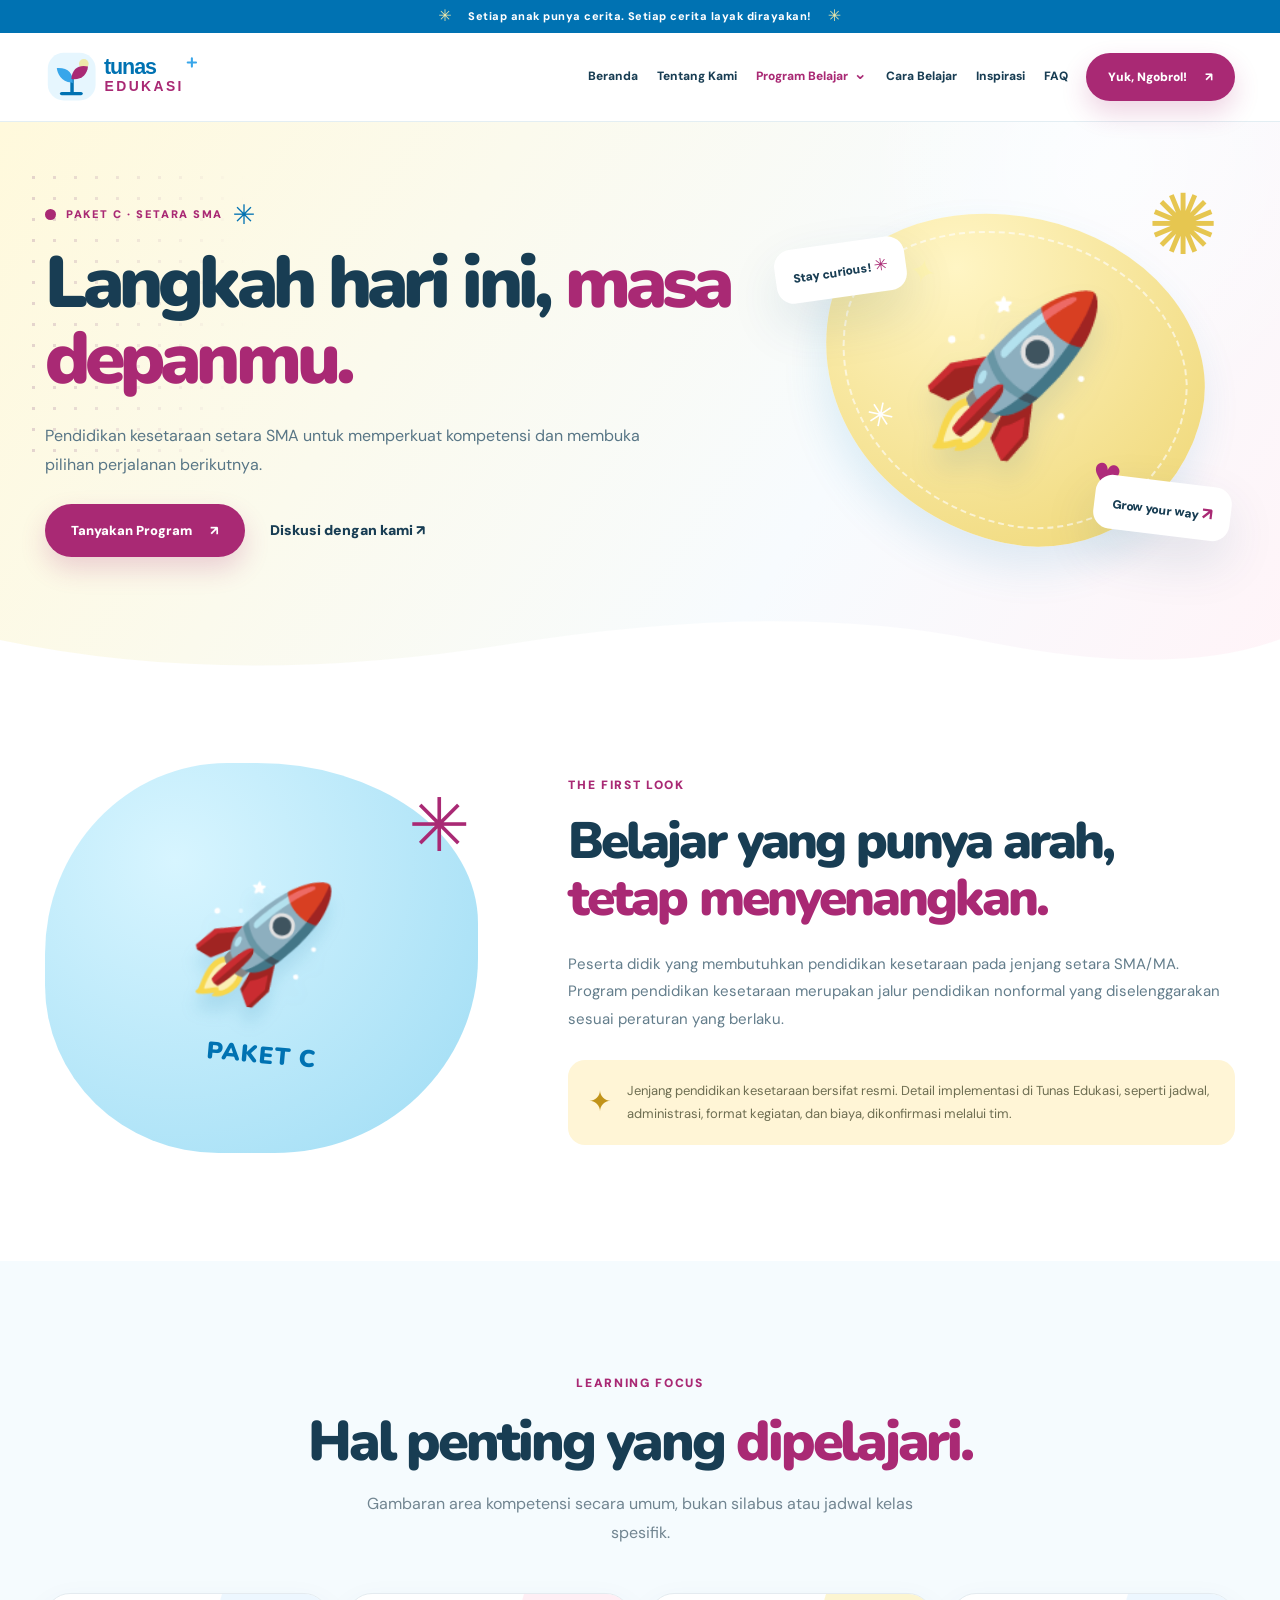
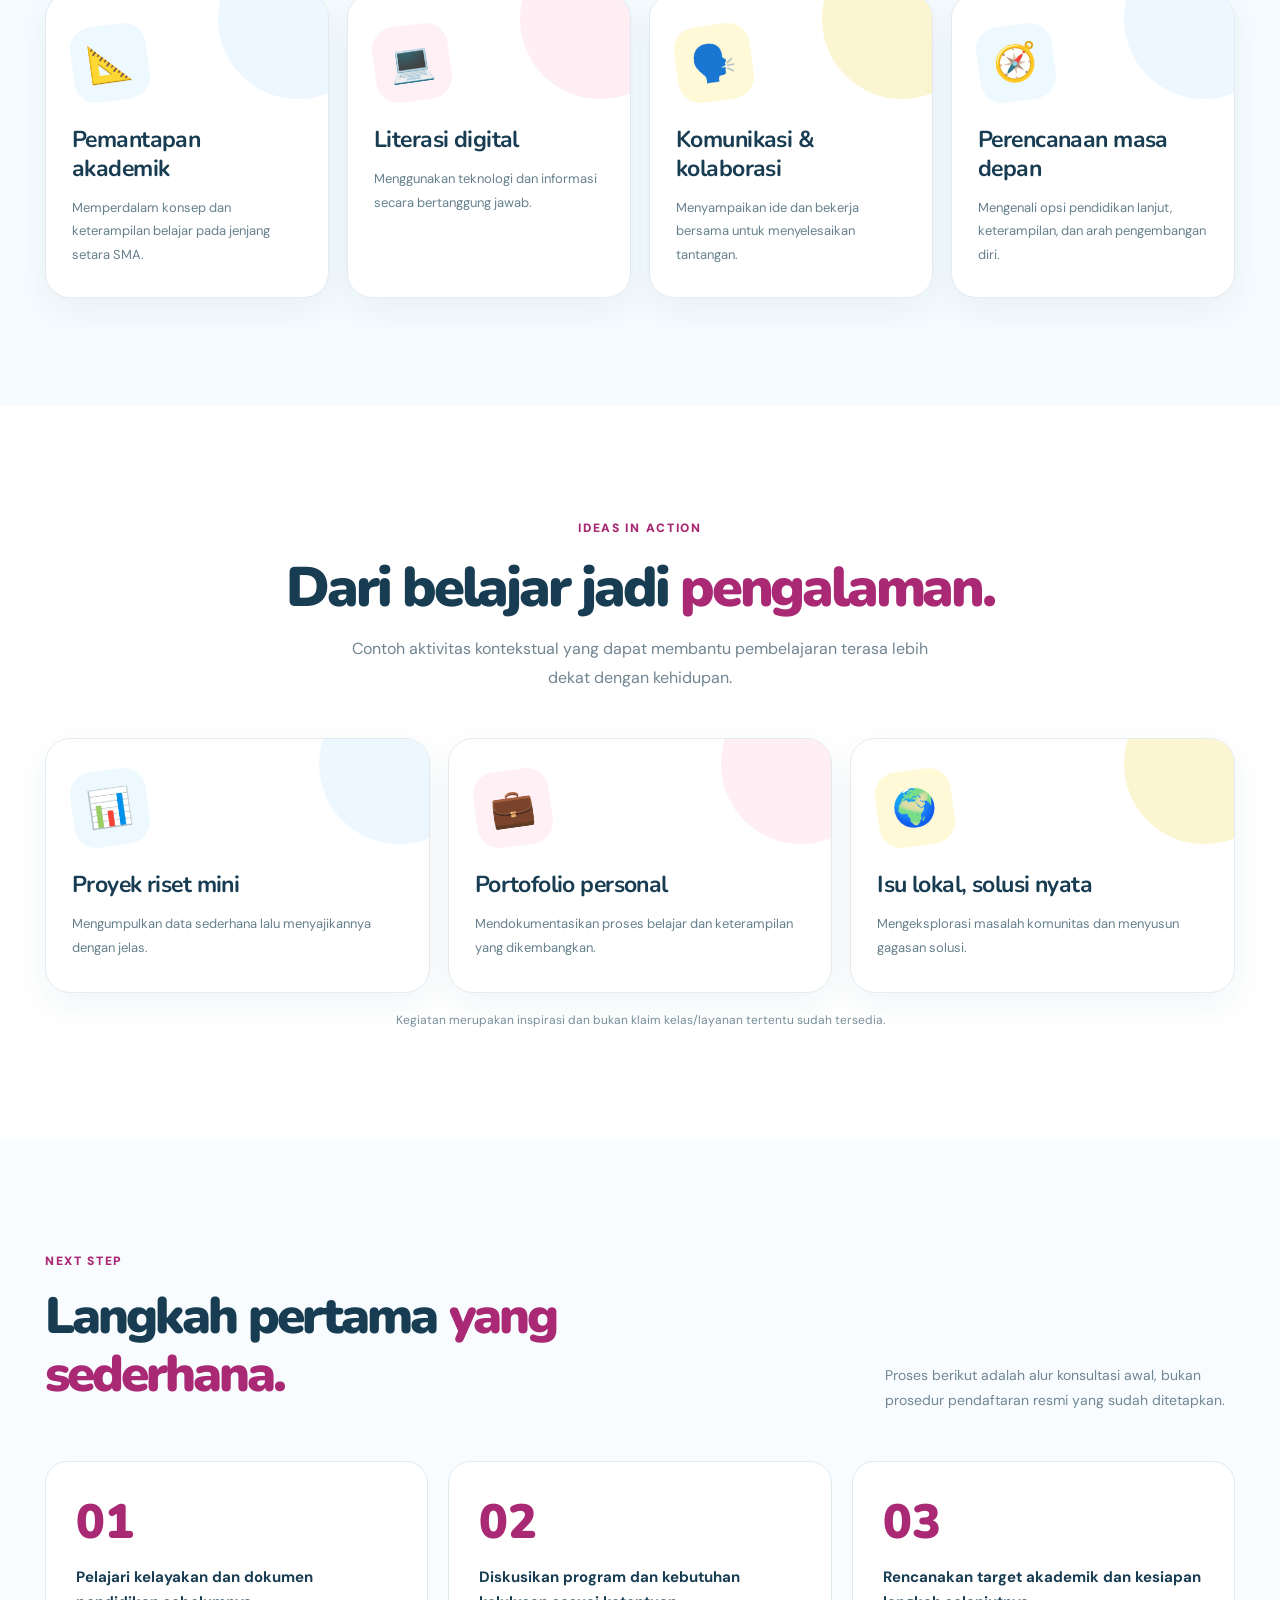
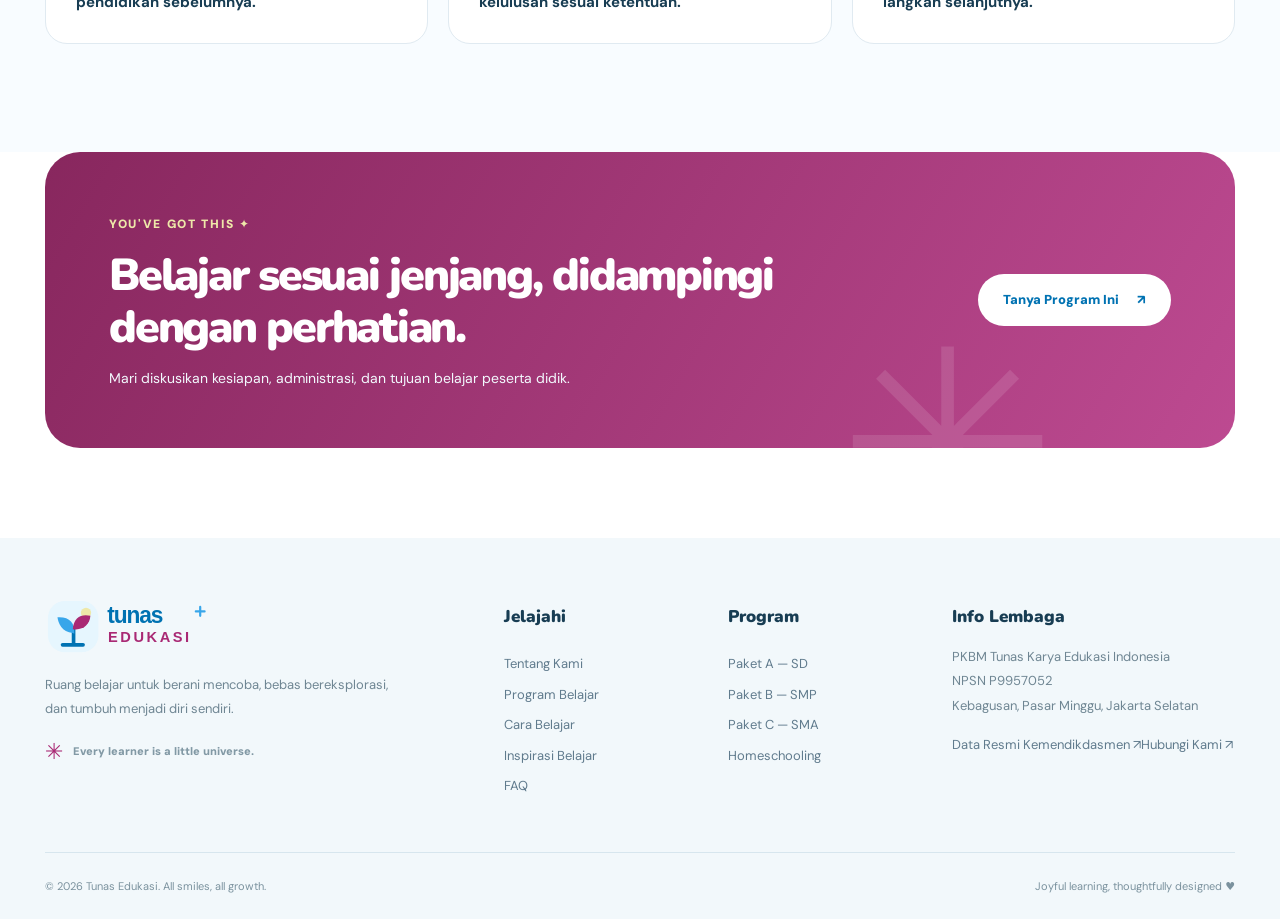
<file: paket-c.html>
<!doctype html><html lang="id"><head><meta charset="utf-8"><meta name="viewport" content="width=device-width,initial-scale=1"><meta name="theme-color" content="#0072b2"><meta name="description" content="Kenali Paket C di PKBM Tunas Edukasi: fokus jenjang, ide pengalaman belajar, dan langkah konsultasi."><meta name="robots" content="index,follow,max-image-preview:large"><link rel="canonical" href="https://tunasedukasi.sch.id/paket-c.html"><link rel="icon" type="image/svg+xml" href="assets/favicon.svg"><link rel="preconnect" href="https://fonts.googleapis.com"><link rel="preconnect" href="https://fonts.gstatic.com" crossorigin><link href="https://fonts.googleapis.com/css2?family=DM+Sans:wght@400;500;600;700;800&family=Nunito:wght@400;500;600;700;800;900&display=swap" rel="stylesheet"><meta property="og:locale" content="id_ID"><meta property="og:type" content="website"><meta property="og:title" content="Paket C — Pendidikan Kesetaraan — Tunas Edukasi"><meta property="og:description" content="Kenali Paket C di PKBM Tunas Edukasi: fokus jenjang, ide pengalaman belajar, dan langkah konsultasi."><title>Paket C — Pendidikan Kesetaraan — Tunas Edukasi</title><link rel="stylesheet" href="assets/style.css" /></head><body><a href="#main" class="skip">Langsung ke konten</a><div class="top-banner"><span aria-hidden="true">✳</span> Setiap anak punya cerita. Setiap cerita layak dirayakan! <span aria-hidden="true">✳</span></div><div class="scroll-progress" id="scroll-progress" aria-hidden="true"></div><header class="header" id="top"><div class="container navbar"><a class="logo" href="index.html" aria-label="Beranda Tunas Edukasi"><img src="assets/logo.svg" alt="Tunas Edukasi" width="197" height="55"></a><nav id="nav" class="nav" aria-label="Navigasi utama"><a href="index.html">Beranda</a><a href="tentang.html">Tentang Kami</a><div class="nav-drop"><a class="nav-drop-link" href="program.html" aria-current="page">Program Belajar<span class="chevron" aria-hidden="true">⌄</span></a><div class="nav-submenu"><a href="paket-a.html">Paket A · Setara SD</a><a href="paket-b.html">Paket B · Setara SMP</a><a href="paket-c.html">Paket C · Setara SMA</a><a href="homeschooling.html">Homeschooling</a></div></div><a href="metode-belajar.html">Cara Belajar</a><a href="inspirasi.html">Inspirasi</a><a href="faq.html">FAQ</a><a class="nav-mobile-cta" href="kontak.html">Konsultasi Program ↗</a></nav><a class="btn btn-pink btn-nav" href="kontak.html">Yuk, Ngobrol! <span aria-hidden="true">↗</span></a><button class="menu-toggle" type="button" id="menu-toggle" aria-expanded="false" aria-controls="nav" aria-label="Buka navigasi"><i></i><i></i><i></i></button></div></header><main id="main"><section class="inner-hero inner-yellow" aria-labelledby="page-title"><div class="container inner-hero-grid"><div class="inner-copy"><div class="eyebrow"><span class="eyebrow-dot"></span>PAKET C · SETARA SMA<span class="micro-star" aria-hidden="true">✳</span></div><h1 id="page-title">Langkah hari ini, <em>masa depanmu.</em></h1><p>Pendidikan kesetaraan setara SMA untuk memperkuat kompetensi dan membuka pilihan perjalanan berikutnya.</p><div class="inner-hero-actions"><a class="btn btn-pink btn-large" href="kontak.html">Tanyakan Program <span aria-hidden="true">↗</span></a><a class="link-text" href="kontak.html">Diskusi dengan kami ↗</a></div></div><div class="inner-graphic" aria-hidden="true"><span class="graphic-sun">✺</span><div class="graphic-orbit"><span class="planet-icon">🚀</span><span class="graphic-emoji graphic-a">✦</span><span class="graphic-emoji graphic-b">♥</span><span class="graphic-emoji graphic-c">✳</span></div><div class="graphic-pill graphic-pill-one">Stay curious! <span>✳</span></div><div class="graphic-pill graphic-pill-two">Grow your way <span>↗</span></div></div></div><svg class="inner-wave" viewBox="0 0 1440 60" preserveAspectRatio="none" aria-hidden="true"><path d="M0 25 Q260 80 570 30T1100 25T1440 24V60H0Z" fill="#fff"/></svg></section><section class="section"><div class="container program-overview"><div class="program-monogram reveal"><span class="monogram-icon">🚀</span><strong>PAKET C</strong><span class="monogram-ring" aria-hidden="true">✳</span></div><div class="program-overview-copy reveal"><span class="kicker">THE FIRST LOOK</span><h2>Belajar yang punya arah, <span class="text-pink">tetap menyenangkan.</span></h2><p>Peserta didik yang membutuhkan pendidikan kesetaraan pada jenjang setara SMA/MA. Program pendidikan kesetaraan merupakan jalur pendidikan nonformal yang diselenggarakan sesuai peraturan yang berlaku.</p><div class="info-hint"><span>✦</span><p>Jenjang pendidikan kesetaraan bersifat resmi. Detail implementasi di Tunas Edukasi, seperti jadwal, administrasi, format kegiatan, dan biaya, dikonfirmasi melalui tim.</p></div></div></div></section><section class="section tinted-surface"><div class="container"><div class="heading center reveal"><span class="kicker">LEARNING FOCUS</span><h2>Hal penting yang <span class="text-pink">dipelajari.</span></h2><p>Gambaran area kompetensi secara umum, bukan silabus atau jadwal kelas spesifik.</p></div><div class="feature-grid cols-4"><article class="feature-tile reveal" data-tilt><div class="feature-emoji" aria-hidden="true">📐</div><h3>Pemantapan akademik</h3><p>Memperdalam konsep dan keterampilan belajar pada jenjang setara SMA.</p></article><article class="feature-tile reveal" data-tilt><div class="feature-emoji" aria-hidden="true">💻</div><h3>Literasi digital</h3><p>Menggunakan teknologi dan informasi secara bertanggung jawab.</p></article><article class="feature-tile reveal" data-tilt><div class="feature-emoji" aria-hidden="true">🗣️</div><h3>Komunikasi & kolaborasi</h3><p>Menyampaikan ide dan bekerja bersama untuk menyelesaikan tantangan.</p></article><article class="feature-tile reveal" data-tilt><div class="feature-emoji" aria-hidden="true">🧭</div><h3>Perencanaan masa depan</h3><p>Mengenali opsi pendidikan lanjut, keterampilan, dan arah pengembangan diri.</p></article></div></div></section><section class="section"><div class="container"><div class="heading center reveal"><span class="kicker">IDEAS IN ACTION</span><h2>Dari belajar jadi <span class="text-pink">pengalaman.</span></h2><p>Contoh aktivitas kontekstual yang dapat membantu pembelajaran terasa lebih dekat dengan kehidupan.</p></div><div class="feature-grid cols-3"><article class="feature-tile reveal" data-tilt><div class="feature-emoji" aria-hidden="true">📊</div><h3>Proyek riset mini</h3><p>Mengumpulkan data sederhana lalu menyajikannya dengan jelas.</p></article><article class="feature-tile reveal" data-tilt><div class="feature-emoji" aria-hidden="true">💼</div><h3>Portofolio personal</h3><p>Mendokumentasikan proses belajar dan keterampilan yang dikembangkan.</p></article><article class="feature-tile reveal" data-tilt><div class="feature-emoji" aria-hidden="true">🌍</div><h3>Isu lokal, solusi nyata</h3><p>Mengeksplorasi masalah komunitas dan menyusun gagasan solusi.</p></article></div><p class="small-disclaimer">Kegiatan merupakan inspirasi dan bukan klaim kelas/layanan tertentu sudah tersedia.</p></div></section><section class="section journey-section"><div class="container split-heading reveal"><div><span class="kicker">NEXT STEP</span><h2>Langkah pertama <span class="text-pink">yang sederhana.</span></h2></div><p>Proses berikut adalah alur konsultasi awal, bukan prosedur pendaftaran resmi yang sudah ditetapkan.</p></div><div class="container journey-lines"><div class="journey-line reveal"><span>01</span><p>Pelajari kelayakan dan dokumen pendidikan sebelumnya.</p></div><div class="journey-line reveal"><span>02</span><p>Diskusikan program dan kebutuhan kelulusan sesuai ketentuan.</p></div><div class="journey-line reveal"><span>03</span><p>Rencanakan target akademik dan kesiapan langkah selanjutnya.</p></div></div></section><section class="closing-cta"><div class="container closing-inner closing-berry reveal"><div><span class="kicker kicker-light">YOU'VE GOT THIS ✦</span><h2>Belajar sesuai jenjang, didampingi dengan perhatian.</h2><p>Mari diskusikan kesiapan, administrasi, dan tujuan belajar peserta didik.</p></div><a href="kontak.html?program=paket-c" class="btn btn-white">Tanya Program Ini <span aria-hidden="true">↗</span></a><div class="closing-confetti" aria-hidden="true">✳</div></div></section></main><footer class="footer"><div class="container footer-main">
      <div><a href="index.html"><img src="assets/logo.svg" alt="Tunas Edukasi" width="205" height="57"></a><p>Ruang belajar untuk berani mencoba, bebas bereksplorasi, dan tumbuh menjadi diri sendiri.</p><div class="footer-socialline"><span aria-hidden="true">✳</span> Every learner is a little universe.</div></div>
      <div><h3>Jelajahi</h3><a href="tentang.html">Tentang Kami</a><a href="program.html">Program Belajar</a><a href="metode-belajar.html">Cara Belajar</a><a href="inspirasi.html">Inspirasi Belajar</a><a href="faq.html">FAQ</a></div>
      <div><h3>Program</h3><a href="paket-a.html">Paket A — SD</a><a href="paket-b.html">Paket B — SMP</a><a href="paket-c.html">Paket C — SMA</a><a href="homeschooling.html">Homeschooling</a></div>
      <div><h3>Info Lembaga</h3><p>PKBM Tunas Karya Edukasi Indonesia<br>NPSN P9957052<br>Kebagusan, Pasar Minggu, Jakarta Selatan</p><a target="_blank" rel="noopener noreferrer" href="https://referensi.data.kemendikdasmen.go.id/pendidikan/npsn/P9957052">Data Resmi Kemendikdasmen ↗</a><a href="kontak.html">Hubungi Kami ↗</a></div>
    </div><div class="container copyright"><span>© <span id="year">2026</span> Tunas Edukasi. All smiles, all growth.</span><span>Joyful learning, thoughtfully designed <span aria-hidden="true">♥</span></span></div></footer><a class="back-to-top" href="#top" id="back-to-top" aria-label="Kembali ke atas">↑</a><script src="assets/app.js" defer></script></body></html>
</file>
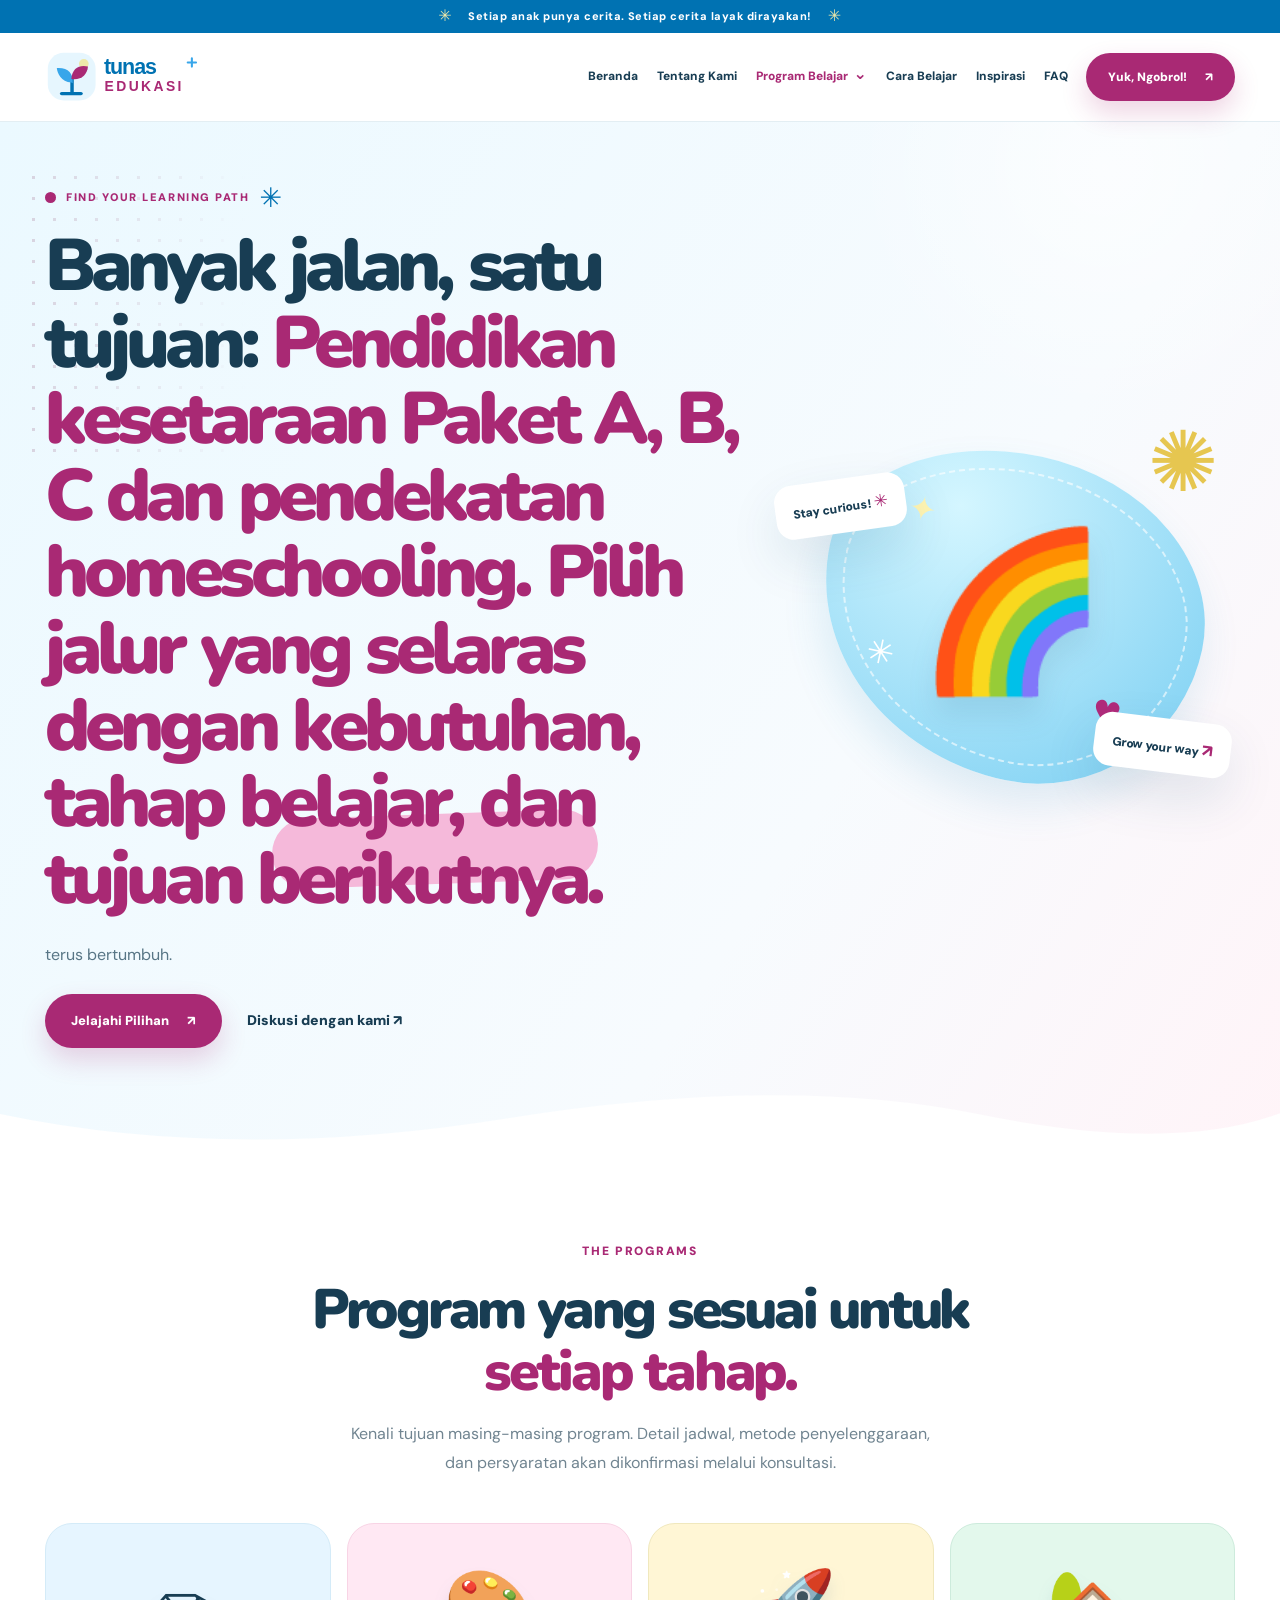
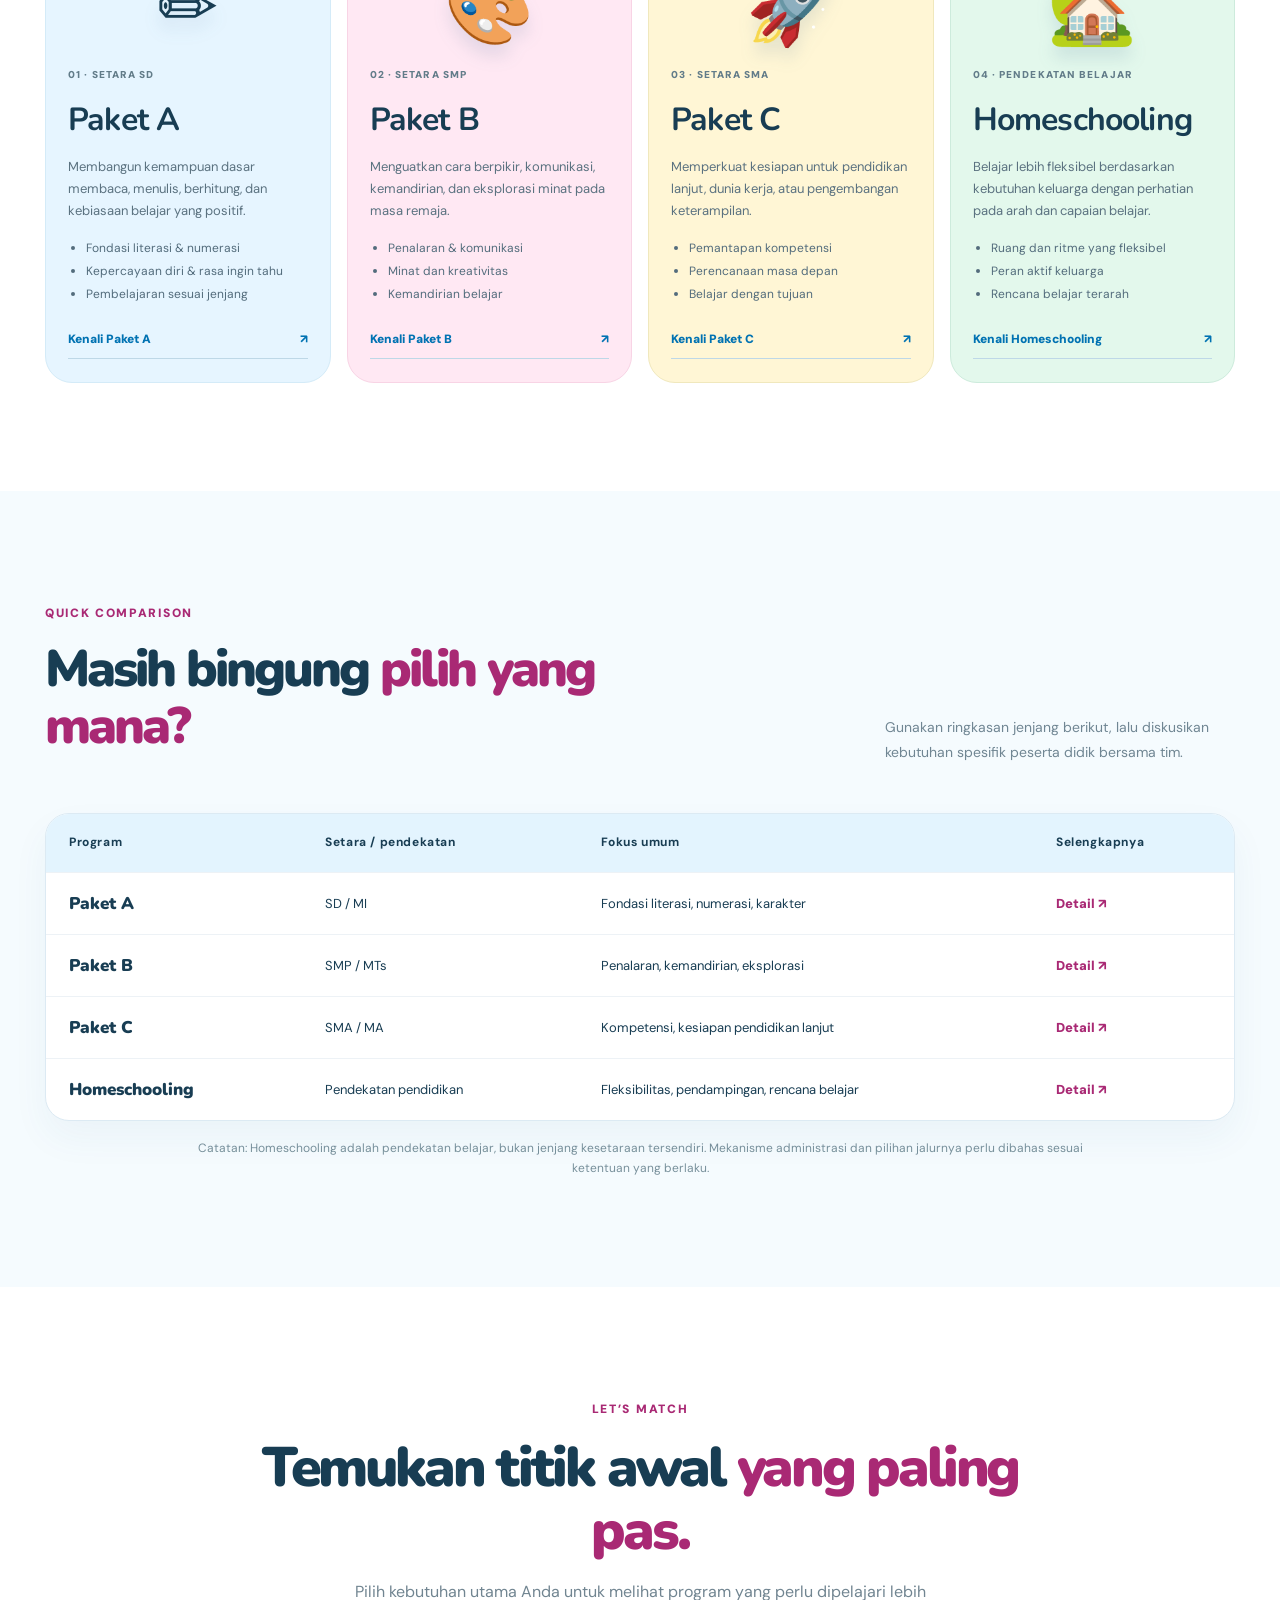
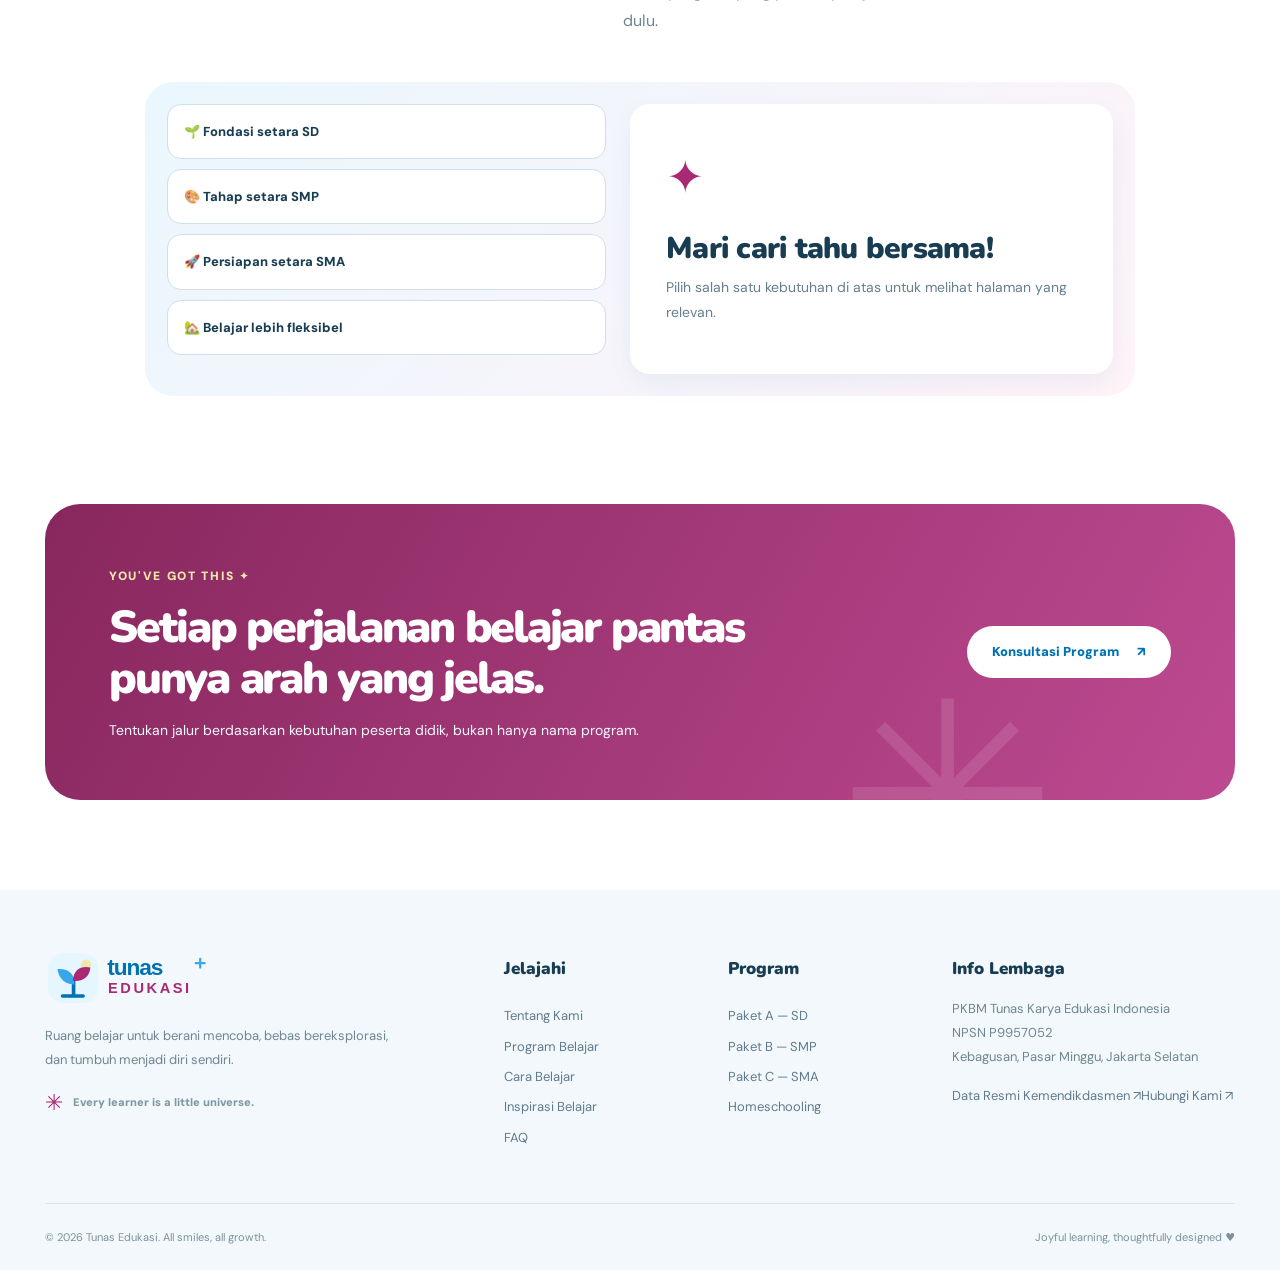
<file: program.html>
<!doctype html><html lang="id"><head><meta charset="utf-8"><meta name="viewport" content="width=device-width,initial-scale=1"><meta name="theme-color" content="#0072b2"><meta name="description" content="Pilihan program PKBM Tunas Edukasi: Paket A setara SD, Paket B setara SMP, Paket C setara SMA, serta pendekatan homeschooling."><meta name="robots" content="index,follow,max-image-preview:large"><link rel="canonical" href="https://tunasedukasi.sch.id/program.html"><link rel="icon" type="image/svg+xml" href="assets/favicon.svg"><link rel="preconnect" href="https://fonts.googleapis.com"><link rel="preconnect" href="https://fonts.gstatic.com" crossorigin><link href="https://fonts.googleapis.com/css2?family=DM+Sans:wght@400;500;600;700;800&family=Nunito:wght@400;500;600;700;800;900&display=swap" rel="stylesheet"><meta property="og:locale" content="id_ID"><meta property="og:type" content="website"><meta property="og:title" content="Program Belajar — Paket A, B, C dan Homeschooling — Tunas Edukasi"><meta property="og:description" content="Pilihan program PKBM Tunas Edukasi: Paket A setara SD, Paket B setara SMP, Paket C setara SMA, serta pendekatan homeschooling."><title>Program Belajar — Paket A, B, C dan Homeschooling — Tunas Edukasi</title><link rel="stylesheet" href="assets/style.css" /></head><body><a href="#main" class="skip">Langsung ke konten</a><div class="top-banner"><span aria-hidden="true">✳</span> Setiap anak punya cerita. Setiap cerita layak dirayakan! <span aria-hidden="true">✳</span></div><div class="scroll-progress" id="scroll-progress" aria-hidden="true"></div><header class="header" id="top"><div class="container navbar"><a class="logo" href="index.html" aria-label="Beranda Tunas Edukasi"><img src="assets/logo.svg" alt="Tunas Edukasi" width="197" height="55"></a><nav id="nav" class="nav" aria-label="Navigasi utama"><a href="index.html">Beranda</a><a href="tentang.html">Tentang Kami</a><div class="nav-drop"><a class="nav-drop-link" href="program.html" aria-current="page">Program Belajar<span class="chevron" aria-hidden="true">⌄</span></a><div class="nav-submenu"><a href="paket-a.html">Paket A · Setara SD</a><a href="paket-b.html">Paket B · Setara SMP</a><a href="paket-c.html">Paket C · Setara SMA</a><a href="homeschooling.html">Homeschooling</a></div></div><a href="metode-belajar.html">Cara Belajar</a><a href="inspirasi.html">Inspirasi</a><a href="faq.html">FAQ</a><a class="nav-mobile-cta" href="kontak.html">Konsultasi Program ↗</a></nav><a class="btn btn-pink btn-nav" href="kontak.html">Yuk, Ngobrol! <span aria-hidden="true">↗</span></a><button class="menu-toggle" type="button" id="menu-toggle" aria-expanded="false" aria-controls="nav" aria-label="Buka navigasi"><i></i><i></i><i></i></button></div></header><main id="main"><section class="inner-hero inner-blue" aria-labelledby="page-title"><div class="container inner-hero-grid"><div class="inner-copy"><div class="eyebrow"><span class="eyebrow-dot"></span>FIND YOUR LEARNING PATH<span class="micro-star" aria-hidden="true">✳</span></div><h1 id="page-title">Banyak jalan, satu tujuan: <em>Pendidikan kesetaraan Paket A, B, C dan pendekatan homeschooling. Pilih jalur yang selaras dengan kebutuhan, tahap belajar, dan tujuan berikutnya.</em></h1><p>terus bertumbuh.</p><div class="inner-hero-actions"><a class="btn btn-pink btn-large" href="program.html#pilihan">Jelajahi Pilihan <span aria-hidden="true">↗</span></a><a class="link-text" href="kontak.html">Diskusi dengan kami ↗</a></div></div><div class="inner-graphic" aria-hidden="true"><span class="graphic-sun">✺</span><div class="graphic-orbit"><span class="planet-icon">🌈</span><span class="graphic-emoji graphic-a">✦</span><span class="graphic-emoji graphic-b">♥</span><span class="graphic-emoji graphic-c">✳</span></div><div class="graphic-pill graphic-pill-one">Stay curious! <span>✳</span></div><div class="graphic-pill graphic-pill-two">Grow your way <span>↗</span></div></div></div><svg class="inner-wave" viewBox="0 0 1440 60" preserveAspectRatio="none" aria-hidden="true"><path d="M0 25 Q260 80 570 30T1100 25T1440 24V60H0Z" fill="#fff"/></svg></section><section class="section" id="pilihan"><div class="container"><div class="heading center reveal"><span class="kicker">THE PROGRAMS</span><h2>Program yang sesuai untuk <span class="text-pink">setiap tahap.</span></h2><p>Kenali tujuan masing-masing program. Detail jadwal, metode penyelenggaraan, dan persyaratan akan dikonfirmasi melalui konsultasi.</p></div><div class="program-selection-grid">
<article class="choice-card choice-a reveal" data-tilt><div class="choice-icon">✏️</div><span class="choice-tag">01 · SETARA SD</span><h3>Paket A</h3><p>Membangun kemampuan dasar membaca, menulis, berhitung, dan kebiasaan belajar yang positif.</p><ul><li>Fondasi literasi & numerasi</li><li>Kepercayaan diri & rasa ingin tahu</li><li>Pembelajaran sesuai jenjang</li></ul><a href="paket-a.html" class="card-link">Kenali Paket A <span>↗</span></a></article>
<article class="choice-card choice-b reveal" data-tilt><div class="choice-icon">🎨</div><span class="choice-tag">02 · SETARA SMP</span><h3>Paket B</h3><p>Menguatkan cara berpikir, komunikasi, kemandirian, dan eksplorasi minat pada masa remaja.</p><ul><li>Penalaran & komunikasi</li><li>Minat dan kreativitas</li><li>Kemandirian belajar</li></ul><a href="paket-b.html" class="card-link">Kenali Paket B <span>↗</span></a></article>
<article class="choice-card choice-c reveal" data-tilt><div class="choice-icon">🚀</div><span class="choice-tag">03 · SETARA SMA</span><h3>Paket C</h3><p>Memperkuat kesiapan untuk pendidikan lanjut, dunia kerja, atau pengembangan keterampilan.</p><ul><li>Pemantapan kompetensi</li><li>Perencanaan masa depan</li><li>Belajar dengan tujuan</li></ul><a href="paket-c.html" class="card-link">Kenali Paket C <span>↗</span></a></article>
<article class="choice-card choice-home reveal" data-tilt><div class="choice-icon">🏡</div><span class="choice-tag">04 · PENDEKATAN BELAJAR</span><h3>Homeschooling</h3><p>Belajar lebih fleksibel berdasarkan kebutuhan keluarga dengan perhatian pada arah dan capaian belajar.</p><ul><li>Ruang dan ritme yang fleksibel</li><li>Peran aktif keluarga</li><li>Rencana belajar terarah</li></ul><a href="homeschooling.html" class="card-link">Kenali Homeschooling <span>↗</span></a></article></div>
</div></section><section class="section tinted-surface"><div class="container"><div class="split-heading reveal"><div><span class="kicker">QUICK COMPARISON</span><h2>Masih bingung <span class="text-pink">pilih yang mana?</span></h2></div><p>Gunakan ringkasan jenjang berikut, lalu diskusikan kebutuhan spesifik peserta didik bersama tim.</p></div><div class="compare-frame reveal"><table class="compare-table"><thead><tr><th>Program</th><th>Setara / pendekatan</th><th>Fokus umum</th><th>Selengkapnya</th></tr></thead><tbody><tr><th>Paket A</th><td>SD / MI</td><td>Fondasi literasi, numerasi, karakter</td><td><a href="paket-a.html">Detail ↗</a></td></tr><tr><th>Paket B</th><td>SMP / MTs</td><td>Penalaran, kemandirian, eksplorasi</td><td><a href="paket-b.html">Detail ↗</a></td></tr><tr><th>Paket C</th><td>SMA / MA</td><td>Kompetensi, kesiapan pendidikan lanjut</td><td><a href="paket-c.html">Detail ↗</a></td></tr><tr><th>Homeschooling</th><td>Pendekatan pendidikan</td><td>Fleksibilitas, pendampingan, rencana belajar</td><td><a href="homeschooling.html">Detail ↗</a></td></tr></tbody></table></div><p class="small-disclaimer">Catatan: Homeschooling adalah pendekatan belajar, bukan jenjang kesetaraan tersendiri. Mekanisme administrasi dan pilihan jalurnya perlu dibahas sesuai ketentuan yang berlaku.</p></div></section><section class="section"><div class="container"><div class="heading center reveal"><span class="kicker">LET’S MATCH</span><h2>Temukan titik awal <span class="text-pink">yang paling pas.</span></h2><p>Pilih kebutuhan utama Anda untuk melihat program yang perlu dipelajari lebih dulu.</p></div><div class="finder reveal"><div class="finder-choices" role="group" aria-label="Pilih kebutuhan belajar"><button class="finder-btn" data-finder="dasar" type="button">🌱 Fondasi setara SD</button><button class="finder-btn" data-finder="menengah" type="button">🎨 Tahap setara SMP</button><button class="finder-btn" data-finder="lanjut" type="button">🚀 Persiapan setara SMA</button><button class="finder-btn" data-finder="fleksibel" type="button">🏡 Belajar lebih fleksibel</button></div><div id="finder-result" class="finder-result" aria-live="polite"><span class="finder-result-icon">✦</span><h3>Mari cari tahu bersama!</h3><p>Pilih salah satu kebutuhan di atas untuk melihat halaman yang relevan.</p></div></div></div></section><section class="closing-cta"><div class="container closing-inner closing-berry reveal"><div><span class="kicker kicker-light">YOU'VE GOT THIS ✦</span><h2>Setiap perjalanan belajar pantas punya arah yang jelas.</h2><p>Tentukan jalur berdasarkan kebutuhan peserta didik, bukan hanya nama program.</p></div><a href="kontak.html" class="btn btn-white">Konsultasi Program <span aria-hidden="true">↗</span></a><div class="closing-confetti" aria-hidden="true">✳</div></div></section></main><footer class="footer"><div class="container footer-main">
      <div><a href="index.html"><img src="assets/logo.svg" alt="Tunas Edukasi" width="205" height="57"></a><p>Ruang belajar untuk berani mencoba, bebas bereksplorasi, dan tumbuh menjadi diri sendiri.</p><div class="footer-socialline"><span aria-hidden="true">✳</span> Every learner is a little universe.</div></div>
      <div><h3>Jelajahi</h3><a href="tentang.html">Tentang Kami</a><a href="program.html">Program Belajar</a><a href="metode-belajar.html">Cara Belajar</a><a href="inspirasi.html">Inspirasi Belajar</a><a href="faq.html">FAQ</a></div>
      <div><h3>Program</h3><a href="paket-a.html">Paket A — SD</a><a href="paket-b.html">Paket B — SMP</a><a href="paket-c.html">Paket C — SMA</a><a href="homeschooling.html">Homeschooling</a></div>
      <div><h3>Info Lembaga</h3><p>PKBM Tunas Karya Edukasi Indonesia<br>NPSN P9957052<br>Kebagusan, Pasar Minggu, Jakarta Selatan</p><a target="_blank" rel="noopener noreferrer" href="https://referensi.data.kemendikdasmen.go.id/pendidikan/npsn/P9957052">Data Resmi Kemendikdasmen ↗</a><a href="kontak.html">Hubungi Kami ↗</a></div>
    </div><div class="container copyright"><span>© <span id="year">2026</span> Tunas Edukasi. All smiles, all growth.</span><span>Joyful learning, thoughtfully designed <span aria-hidden="true">♥</span></span></div></footer><a class="back-to-top" href="#top" id="back-to-top" aria-label="Kembali ke atas">↑</a><script src="assets/app.js" defer></script></body></html>
</file>
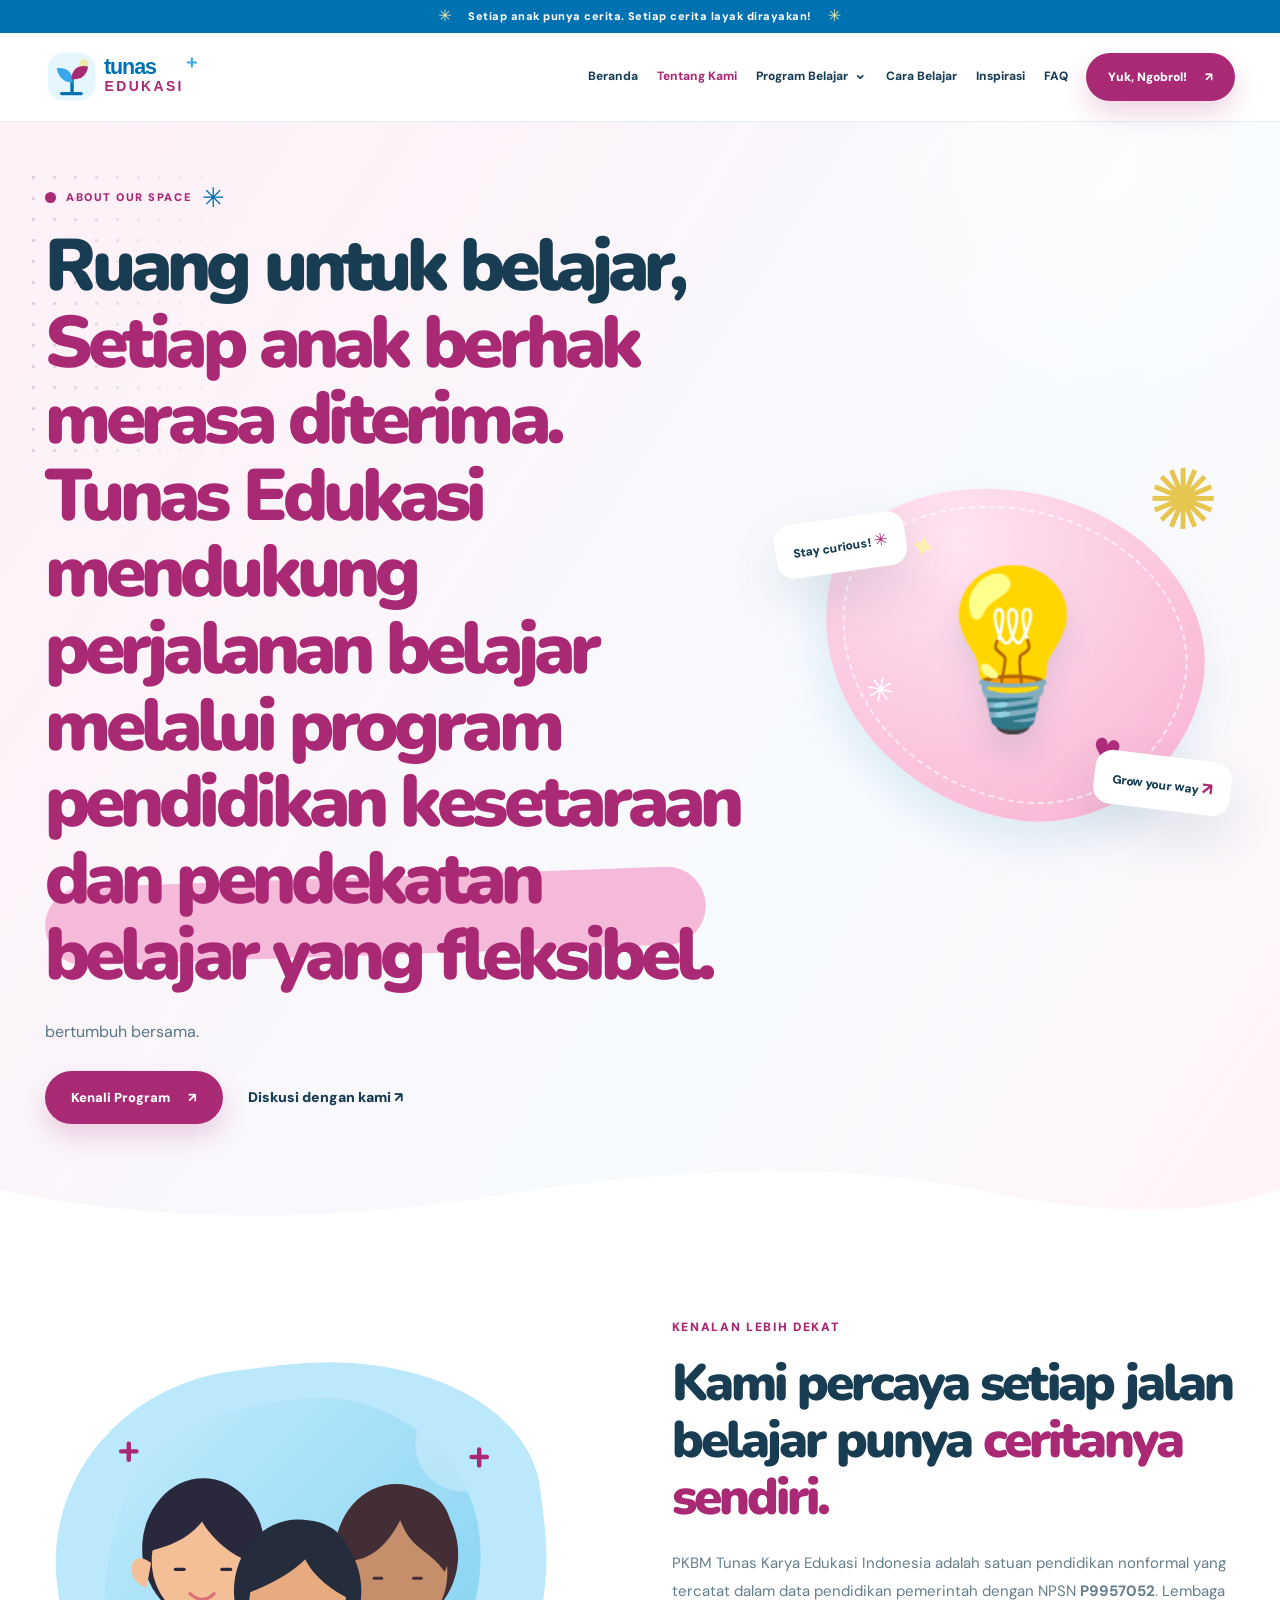
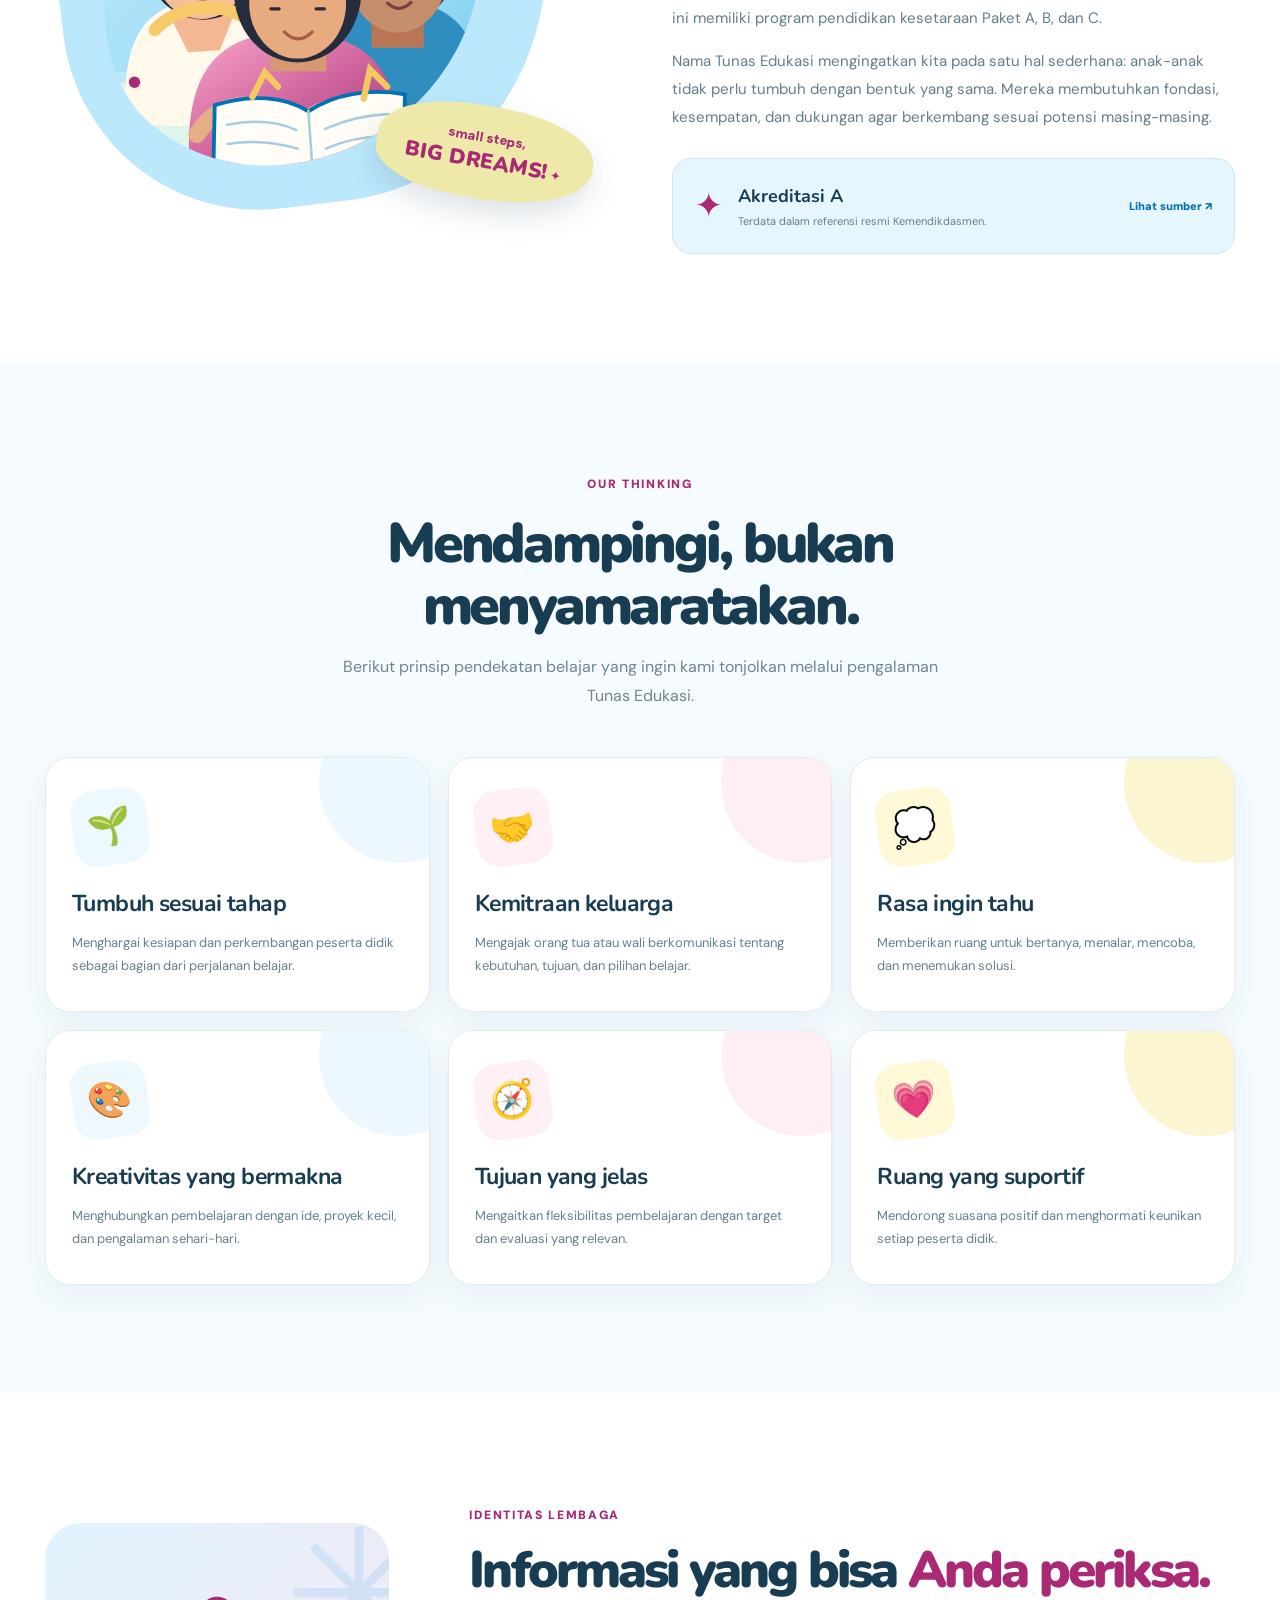
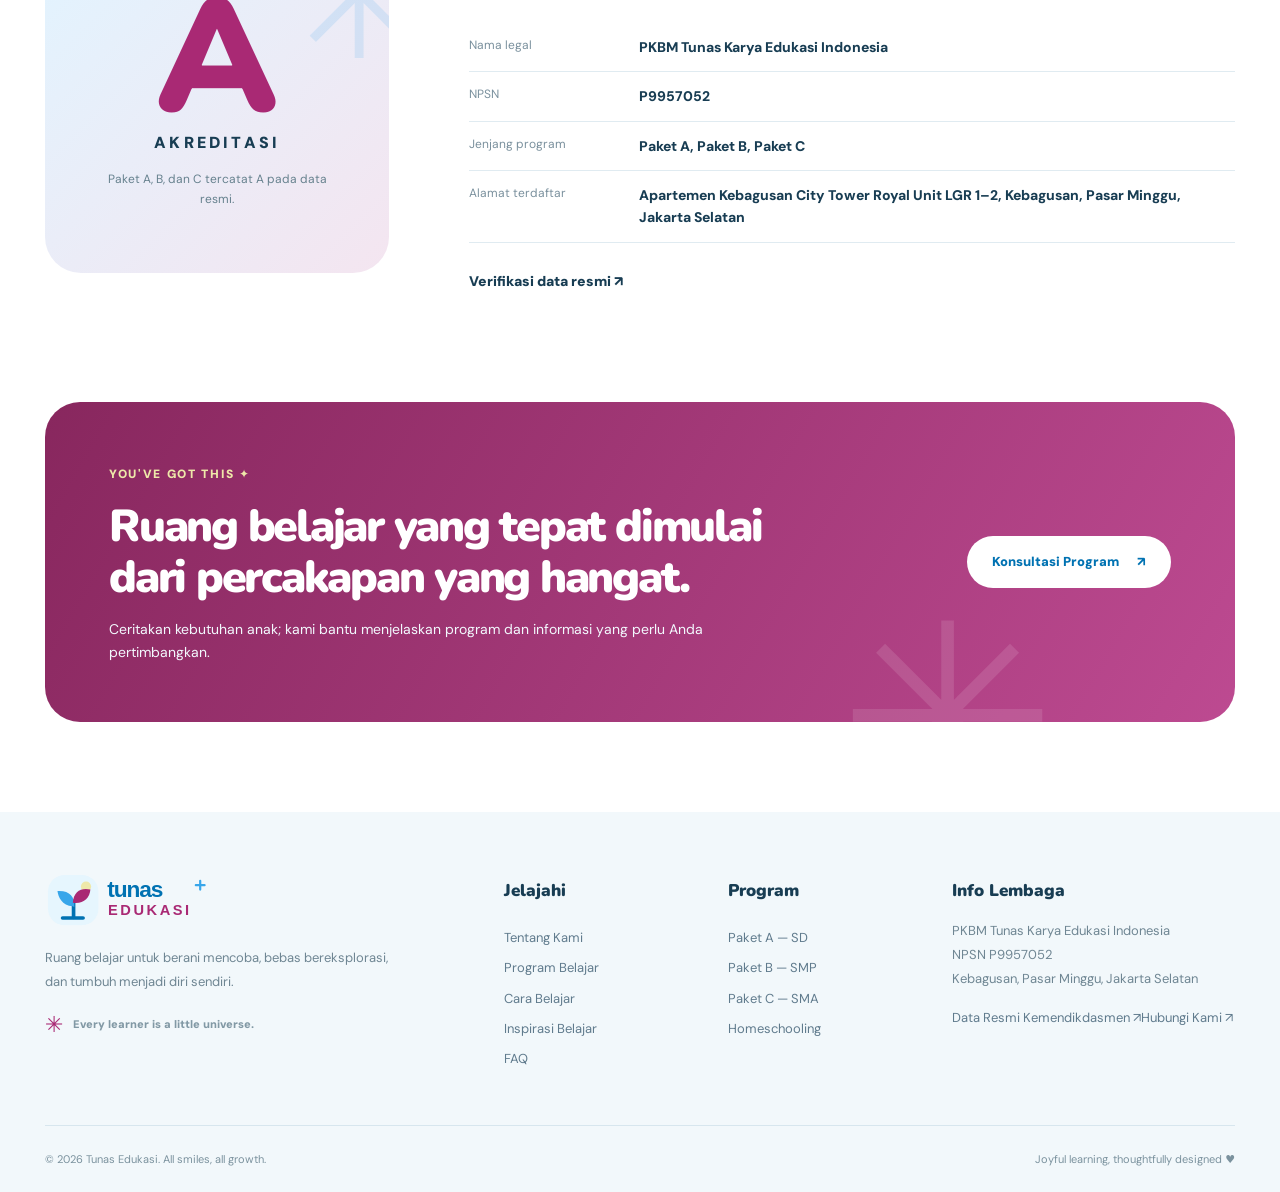
<file: tentang.html>
<!doctype html><html lang="id"><head><meta charset="utf-8"><meta name="viewport" content="width=device-width,initial-scale=1"><meta name="theme-color" content="#0072b2"><meta name="description" content="Kenali Tunas Edukasi: identitas resmi PKBM, pendekatan belajar yang mendukung anak, dan program pendidikan kesetaraan."><meta name="robots" content="index,follow,max-image-preview:large"><link rel="canonical" href="https://tunasedukasi.sch.id/tentang.html"><link rel="icon" type="image/svg+xml" href="assets/favicon.svg"><link rel="preconnect" href="https://fonts.googleapis.com"><link rel="preconnect" href="https://fonts.gstatic.com" crossorigin><link href="https://fonts.googleapis.com/css2?family=DM+Sans:wght@400;500;600;700;800&family=Nunito:wght@400;500;600;700;800;900&display=swap" rel="stylesheet"><meta property="og:locale" content="id_ID"><meta property="og:type" content="website"><meta property="og:title" content="Tentang Kami — Kenali PKBM Tunas Edukasi — Tunas Edukasi"><meta property="og:description" content="Kenali Tunas Edukasi: identitas resmi PKBM, pendekatan belajar yang mendukung anak, dan program pendidikan kesetaraan."><title>Tentang Kami — Kenali PKBM Tunas Edukasi — Tunas Edukasi</title><link rel="stylesheet" href="assets/style.css" /></head><body><a href="#main" class="skip">Langsung ke konten</a><div class="top-banner"><span aria-hidden="true">✳</span> Setiap anak punya cerita. Setiap cerita layak dirayakan! <span aria-hidden="true">✳</span></div><div class="scroll-progress" id="scroll-progress" aria-hidden="true"></div><header class="header" id="top"><div class="container navbar"><a class="logo" href="index.html" aria-label="Beranda Tunas Edukasi"><img src="assets/logo.svg" alt="Tunas Edukasi" width="197" height="55"></a><nav id="nav" class="nav" aria-label="Navigasi utama"><a href="index.html">Beranda</a><a href="tentang.html" aria-current="page">Tentang Kami</a><div class="nav-drop"><a class="nav-drop-link" href="program.html">Program Belajar<span class="chevron" aria-hidden="true">⌄</span></a><div class="nav-submenu"><a href="paket-a.html">Paket A · Setara SD</a><a href="paket-b.html">Paket B · Setara SMP</a><a href="paket-c.html">Paket C · Setara SMA</a><a href="homeschooling.html">Homeschooling</a></div></div><a href="metode-belajar.html">Cara Belajar</a><a href="inspirasi.html">Inspirasi</a><a href="faq.html">FAQ</a><a class="nav-mobile-cta" href="kontak.html">Konsultasi Program ↗</a></nav><a class="btn btn-pink btn-nav" href="kontak.html">Yuk, Ngobrol! <span aria-hidden="true">↗</span></a><button class="menu-toggle" type="button" id="menu-toggle" aria-expanded="false" aria-controls="nav" aria-label="Buka navigasi"><i></i><i></i><i></i></button></div></header><main id="main"><section class="inner-hero inner-pink" aria-labelledby="page-title"><div class="container inner-hero-grid"><div class="inner-copy"><div class="eyebrow"><span class="eyebrow-dot"></span>ABOUT OUR SPACE<span class="micro-star" aria-hidden="true">✳</span></div><h1 id="page-title">Ruang untuk belajar, <em>Setiap anak berhak merasa diterima. Tunas Edukasi mendukung perjalanan belajar melalui program pendidikan kesetaraan dan pendekatan belajar yang fleksibel.</em></h1><p>bertumbuh bersama.</p><div class="inner-hero-actions"><a class="btn btn-pink btn-large" href="program.html">Kenali Program <span aria-hidden="true">↗</span></a><a class="link-text" href="kontak.html">Diskusi dengan kami ↗</a></div></div><div class="inner-graphic" aria-hidden="true"><span class="graphic-sun">✺</span><div class="graphic-orbit"><span class="planet-icon">💡</span><span class="graphic-emoji graphic-a">✦</span><span class="graphic-emoji graphic-b">♥</span><span class="graphic-emoji graphic-c">✳</span></div><div class="graphic-pill graphic-pill-one">Stay curious! <span>✳</span></div><div class="graphic-pill graphic-pill-two">Grow your way <span>↗</span></div></div></div><svg class="inner-wave" viewBox="0 0 1440 60" preserveAspectRatio="none" aria-hidden="true"><path d="M0 25 Q260 80 570 30T1100 25T1440 24V60H0Z" fill="#fff"/></svg></section><section class="section"><div class="container editorial-grid"><div class="editorial-art reveal"><div class="editorial-blob"><img src="assets/hero-kids.svg" alt="Ilustrasi anak-anak belajar dan membaca bersama" loading="lazy"></div><span class="editorial-note">small steps,<br><b>BIG DREAMS!</b> ✦</span></div><div class="editorial-text reveal"><span class="kicker">KENALAN LEBIH DEKAT</span><h2>Kami percaya setiap jalan belajar punya <span class="text-pink">ceritanya sendiri.</span></h2><p>PKBM Tunas Karya Edukasi Indonesia adalah satuan pendidikan nonformal yang tercatat dalam data pendidikan pemerintah dengan NPSN <strong>P9957052</strong>. Lembaga ini memiliki program pendidikan kesetaraan Paket A, B, dan C.</p><p>Nama Tunas Edukasi mengingatkan kita pada satu hal sederhana: anak-anak tidak perlu tumbuh dengan bentuk yang sama. Mereka membutuhkan fondasi, kesempatan, dan dukungan agar berkembang sesuai potensi masing-masing.</p><div class="verified-stamp"><span>✦</span><div><strong>Akreditasi A</strong><small>Terdata dalam referensi resmi Kemendikdasmen.</small></div><a href="https://referensi.data.kemendikdasmen.go.id/pendidikan/npsn/P9957052" target="_blank" rel="noopener noreferrer">Lihat sumber ↗</a></div></div></div></section><section class="section tinted-surface"><div class="container"><div class="heading center reveal"><span class="kicker">OUR THINKING</span><h2>Mendampingi, bukan menyamaratakan.</h2><p>Berikut prinsip pendekatan belajar yang ingin kami tonjolkan melalui pengalaman Tunas Edukasi.</p></div><div class="feature-grid cols-3"><article class="feature-tile reveal" data-tilt><div class="feature-emoji" aria-hidden="true">🌱</div><h3>Tumbuh sesuai tahap</h3><p>Menghargai kesiapan dan perkembangan peserta didik sebagai bagian dari perjalanan belajar.</p></article><article class="feature-tile reveal" data-tilt><div class="feature-emoji" aria-hidden="true">🤝</div><h3>Kemitraan keluarga</h3><p>Mengajak orang tua atau wali berkomunikasi tentang kebutuhan, tujuan, dan pilihan belajar.</p></article><article class="feature-tile reveal" data-tilt><div class="feature-emoji" aria-hidden="true">💭</div><h3>Rasa ingin tahu</h3><p>Memberikan ruang untuk bertanya, menalar, mencoba, dan menemukan solusi.</p></article><article class="feature-tile reveal" data-tilt><div class="feature-emoji" aria-hidden="true">🎨</div><h3>Kreativitas yang bermakna</h3><p>Menghubungkan pembelajaran dengan ide, proyek kecil, dan pengalaman sehari-hari.</p></article><article class="feature-tile reveal" data-tilt><div class="feature-emoji" aria-hidden="true">🧭</div><h3>Tujuan yang jelas</h3><p>Mengaitkan fleksibilitas pembelajaran dengan target dan evaluasi yang relevan.</p></article><article class="feature-tile reveal" data-tilt><div class="feature-emoji" aria-hidden="true">💗</div><h3>Ruang yang suportif</h3><p>Mendorong suasana positif dan menghormati keunikan setiap peserta didik.</p></article></div></div></section><section class="section"><div class="container stat-story reveal"><div class="stat-big"><strong>A</strong><span>AKREDITASI</span><small>Paket A, B, dan C tercatat A pada data resmi.</small></div><div class="stat-story-content"><span class="kicker">IDENTITAS LEMBAGA</span><h2>Informasi yang bisa <span class="text-pink">Anda periksa.</span></h2><div class="fact-list"><div><span>Nama legal</span><b>PKBM Tunas Karya Edukasi Indonesia</b></div><div><span>NPSN</span><b>P9957052</b></div><div><span>Jenjang program</span><b>Paket A, Paket B, Paket C</b></div><div><span>Alamat terdaftar</span><b>Apartemen Kebagusan City Tower Royal Unit LGR 1–2, Kebagusan, Pasar Minggu, Jakarta Selatan</b></div></div><a class="link-text" target="_blank" rel="noopener noreferrer" href="https://referensi.data.kemendikdasmen.go.id/pendidikan/npsn/P9957052">Verifikasi data resmi ↗</a></div></div></section><section class="closing-cta"><div class="container closing-inner closing-berry reveal"><div><span class="kicker kicker-light">YOU'VE GOT THIS ✦</span><h2>Ruang belajar yang tepat dimulai dari percakapan yang hangat.</h2><p>Ceritakan kebutuhan anak; kami bantu menjelaskan program dan informasi yang perlu Anda pertimbangkan.</p></div><a href="kontak.html" class="btn btn-white">Konsultasi Program <span aria-hidden="true">↗</span></a><div class="closing-confetti" aria-hidden="true">✳</div></div></section></main><footer class="footer"><div class="container footer-main">
      <div><a href="index.html"><img src="assets/logo.svg" alt="Tunas Edukasi" width="205" height="57"></a><p>Ruang belajar untuk berani mencoba, bebas bereksplorasi, dan tumbuh menjadi diri sendiri.</p><div class="footer-socialline"><span aria-hidden="true">✳</span> Every learner is a little universe.</div></div>
      <div><h3>Jelajahi</h3><a href="tentang.html">Tentang Kami</a><a href="program.html">Program Belajar</a><a href="metode-belajar.html">Cara Belajar</a><a href="inspirasi.html">Inspirasi Belajar</a><a href="faq.html">FAQ</a></div>
      <div><h3>Program</h3><a href="paket-a.html">Paket A — SD</a><a href="paket-b.html">Paket B — SMP</a><a href="paket-c.html">Paket C — SMA</a><a href="homeschooling.html">Homeschooling</a></div>
      <div><h3>Info Lembaga</h3><p>PKBM Tunas Karya Edukasi Indonesia<br>NPSN P9957052<br>Kebagusan, Pasar Minggu, Jakarta Selatan</p><a target="_blank" rel="noopener noreferrer" href="https://referensi.data.kemendikdasmen.go.id/pendidikan/npsn/P9957052">Data Resmi Kemendikdasmen ↗</a><a href="kontak.html">Hubungi Kami ↗</a></div>
    </div><div class="container copyright"><span>© <span id="year">2026</span> Tunas Edukasi. All smiles, all growth.</span><span>Joyful learning, thoughtfully designed <span aria-hidden="true">♥</span></span></div></footer><a class="back-to-top" href="#top" id="back-to-top" aria-label="Kembali ke atas">↑</a><script src="assets/app.js" defer></script></body></html>
</file>
<file: assets/style.css>
:root{--sky:#38a6ea;--blue:#0072b2;--berry:#a92974;--butter:#eee8a9;--ink:#183d53;--muted:#607a8a;--paper:#fff;--soft:#f5fbfe;--round:25px;--shadow:0 22px 52px rgba(17,74,110,.12)}
*,*::before,*::after{box-sizing:border-box}html{scroll-behavior:smooth;scroll-padding-top:110px}body{margin:0;min-width:320px;font:400 16px/1.65 'DM Sans',system-ui,-apple-system,sans-serif;color:var(--ink);background:#fff;overflow-x:hidden}img,svg{max-width:100%;display:block}button,input,select,textarea{font:inherit}button{cursor:pointer}a{color:inherit;text-decoration:none}button:focus-visible,a:focus-visible,input:focus-visible,select:focus-visible,textarea:focus-visible,summary:focus-visible{outline:3px solid var(--berry);outline-offset:4px}::selection{background:#f5c1dc;color:var(--ink)}.container{width:min(1190px,calc(100% - 56px));margin:0 auto}.skip{position:absolute;left:10px;top:-100px;background:#fff;z-index:110;padding:12px 24px}.skip:focus{top:10px}.top-banner{height:33px;display:flex;justify-content:center;align-items:center;gap:16px;background:var(--blue);color:#fff;font-size:11px;font-weight:800;letter-spacing:.045em}.top-banner span{font-size:16px;color:var(--butter)}.header{height:89px;position:sticky;top:0;z-index:99;background:#ffffffeb;backdrop-filter:blur(18px);border-bottom:1px solid #e3eef3;transition:box-shadow .25s}.header.is-scrolled{box-shadow:0 12px 28px #05436814}.navbar{display:flex;align-items:center;justify-content:space-between;gap:18px;height:100%}.logo img{width:194px;height:auto}.nav{display:flex;align-items:center;gap:29px;margin-left:auto}.nav a{font-size:13px;font-weight:800;white-space:nowrap;transition:color .18s}.nav a:hover{color:var(--berry)}.nav-mobile-cta,.menu-toggle{display:none!important}.btn{display:inline-flex;align-items:center;justify-content:center;gap:18px;border:2px solid transparent;border-radius:99px;padding:16px 23px;font-size:13px;line-height:1.2;font-weight:900;transition:background-color .2s,box-shadow .2s,transform .2s}.btn:hover{transform:translateY(-3px)}.btn-pink{background:var(--berry);color:#fff;box-shadow:0 12px 27px #a9297433}.btn-pink:hover{background:#8e2060;box-shadow:0 16px 28px #a929743f}.btn-nav{padding:15px 20px;font-size:12px;white-space:nowrap}.btn-large{padding:17px 24px}.arrow-circle{width:32px;height:32px;background:#ffffff30;border-radius:50%;display:grid;place-items:center;font-size:18px}.hero{position:relative;overflow:hidden;background:linear-gradient(110deg,#effaff 0%,#f4fbff 58%,#fff1f7 100%)}.hero-grid{display:grid;grid-template-columns:1fr 1fr;min-height:665px;gap:20px;align-items:center;padding-top:25px;padding-bottom:95px;position:relative;z-index:1}.hero-copy{position:relative;z-index:2}.eyebrow,.kicker{font-size:12px;font-weight:900;letter-spacing:.14em;color:var(--berry);display:inline-flex;align-items:center;gap:10px}.eyebrow-dot{width:11px;height:11px;background:var(--berry);border-radius:50%}.micro-star{font-size:27px;color:var(--blue);line-height:1}.hero h1{font-family:Nunito,'DM Sans',sans-serif;font-size:clamp(3.6rem,5.8vw,6.55rem);letter-spacing:-.065em;line-height:1.13;font-weight:900;margin:16px 0 23px}.pink-underline,.yellow-underline{position:relative;z-index:0;white-space:nowrap}.pink-underline{color:var(--berry)}.pink-underline:after,.yellow-underline:after{content:'';height:17%;background:#f5b9da;position:absolute;left:0;right:-3%;bottom:10%;z-index:-1;transform:rotate(-2deg);border-radius:90px}.yellow-underline:after{background:var(--butter)}.hero-lead{font-size:17px;line-height:1.9;color:#5d7584;max-width:560px;margin:0 0 29px}.hero-lead strong{color:var(--ink)}.hero-actions{display:flex;align-items:center;gap:29px;flex-wrap:wrap}.link-text{font-size:14px;font-weight:900;display:inline-flex;align-items:center;gap:13px}.link-text span{font-size:20px}.link-text:hover{color:var(--berry)}.hero-foot{display:flex;gap:14px;align-items:center;margin-top:53px}.avatar-cluster{display:flex;padding-left:5px}.avatar-cluster span{width:35px;height:35px;border:3px solid #fff;border-radius:50%;display:grid;place-items:center;color:#fff;background:var(--sky);margin-left:-6px}.avatar-cluster span:nth-child(2){background:var(--berry)}.avatar-cluster span:nth-child(3){background:#dbb954}.hero-foot p{margin:0;font-size:12px;color:#748899}.hero-foot strong{color:var(--ink)}.hero-visual{position:relative;height:570px;min-width:0;align-self:center;isolation:isolate}.hero-visual-bg{position:absolute;inset:68px 17px 25px 35px;border-radius:43% 57% 46% 54%/47% 39% 61% 53%;background:#9cddf5;transform:rotate(10deg);z-index:-1}.hero-illustration{position:absolute;inset:10px 0 0 0;width:100%;height:100%;object-fit:contain;filter:drop-shadow(0 16px 14px #1f799519)}.floating{position:absolute;z-index:2;background:#fff;box-shadow:var(--shadow);display:flex;gap:13px;align-items:center;padding:16px 19px;border-radius:20px;font-size:13px;line-height:1.28;animation:float 5s ease-in-out infinite}.floating-top{right:-13px;top:99px;transform:rotate(7deg)}.floating-top strong{font-size:20px;color:var(--berry);font-family:Nunito,sans-serif}.floating-bottom{left:-4px;bottom:27px;transform:rotate(-5deg);animation-delay:-2.5s}.floating-bottom strong{font-size:16px;color:var(--blue)}.floating-emoji{font-size:32px}.hero-star{position:absolute;color:var(--berry);font-size:75px;pointer-events:none;animation:rotate 35s linear infinite}.hero-star-1{top:7px;left:22px;color:#f4c950}.hero-star-2{bottom:50px;right:-12px;font-size:60px;animation-direction:reverse}.hero-dots{position:absolute;right:-175px;top:-100px;width:420px;height:420px;background:radial-gradient(circle,#f8c5de 1.5px,transparent 2px);background-size:21px 21px;opacity:.32;border-radius:50%}.hero-wave{position:absolute;bottom:-2px;left:0;width:100%;height:72px}.trust-strip{background:#fff;padding:10px 0 40px}.trust-row{display:flex;align-items:center;justify-content:space-between;gap:24px}.trust-intro{font-size:12px;color:#8496a0}.trust-intro strong{color:var(--ink)}.trust-items{display:flex;align-items:center;gap:27px;font-size:12px;color:#496577;font-weight:900;flex-wrap:wrap}.trust-items b{color:var(--berry);font-size:21px;vertical-align:middle;margin-right:5px}.section{padding:108px 0}.section h2{font:900 clamp(2.5rem,4.35vw,4.6rem)/1.12 Nunito,sans-serif;letter-spacing:-.058em;margin:15px 0 23px}.section h3{font-family:Nunito,sans-serif;letter-spacing:-.025em}.two-col{display:grid;grid-template-columns:1fr 1fr;align-items:center;gap:92px}.about-picture{position:relative;height:525px}.big-shape{position:absolute;inset:25px 32px 22px 17px;background:#c5eafb;border-radius:42% 34% 42% 28%/39% 32% 38% 46%;transform:rotate(-6deg)}.big-shape:after{content:'';position:absolute;inset:16px;border-radius:inherit;border:3px dashed #fff6}.about-inside{position:absolute;inset:60px 58px 70px 42px;display:grid;grid-template-columns:repeat(2,1fr);grid-template-rows:repeat(2,1fr);gap:15px;transform:rotate(-5deg)}.about-doodle{display:grid;place-items:center;font-size:80px;border-radius:30px;background:#ffffffc7;box-shadow:0 12px 27px #0a60911a;transition:transform .25s}.about-doodle:nth-child(2){transform:translateY(23px) rotate(5deg);background:#fde4ee}.about-doodle:nth-child(3){transform:translate(-5px,-11px) rotate(-7deg);background:#fff3c9}.about-doodle:nth-child(4){transform:translateY(10px) rotate(8deg);background:#e0f9e9}.about-doodle:nth-child(5){position:absolute;left:42%;top:38%;font-size:35px;border-radius:50%;width:70px;height:70px;background:#fff;transform:rotate(12deg)}.sticker{position:absolute;right:-8px;bottom:47px;width:159px;height:159px;display:flex;flex-direction:column;align-items:center;justify-content:center;text-align:center;background:var(--butter);border-radius:50%;transform:rotate(11deg);box-shadow:0 13px 34px #a7ab8a33}.sticker strong{font:900 44px/1 Nunito;color:var(--berry)}.sticker span{font-size:11px;font-weight:800;line-height:1.25;margin-top:7px}.flower{position:absolute;left:-22px;top:-20px;color:var(--sky);font-size:107px;line-height:1;animation:rotate 45s linear infinite}.about-text>p{font-size:16px;line-height:1.9;color:#617886;margin-bottom:17px}.about-text strong{color:var(--ink)}.text-pink{color:var(--berry)}.btn-outline{border-color:#bad9ed;color:var(--blue);background:#fff;margin-top:14px}.btn-outline:hover{border-color:var(--blue);background:#f3fbff}.values{background:#f5fbfe}.heading{max-width:770px;margin:0 auto 46px}.center{text-align:center}.center .kicker{justify-content:center}.heading h2{margin:16px 0}.heading>p{color:#718591;max-width:600px;margin:0 auto;line-height:1.8;font-size:16px}.values-grid{display:grid;grid-template-columns:repeat(4,1fr);gap:17px}.value-card{position:relative;border-radius:24px;padding:29px 25px 24px;min-height:290px;transition:transform .25s,box-shadow .25s}.value-card:hover{transform:translateY(-8px);box-shadow:0 18px 29px #00588c16}.value-sky{background:#dceffc}.value-pink{background:#f7e1ed}.value-yellow{background:#f9f2cb}.value-green{background:#def4e6}.value-emoji{width:74px;height:74px;border-radius:19px;background:#fff9;display:grid;place-items:center;font-size:39px;transform:rotate(-8deg);margin-bottom:26px}.value-card h3{font-size:23px;line-height:1.18;margin:0 0 12px}.value-card p{font-size:13px;color:#557282;line-height:1.73;margin:0}.corner{position:absolute;right:18px;top:17px;opacity:.4;font-size:22px}.marquee{background:var(--blue);color:#fff;overflow:hidden;height:83px;display:flex;align-items:center;transform:rotate(-1deg) scale(1.015)}.marquee-inner{display:flex;align-items:center;width:max-content;animation:marquee 32s linear infinite}.marquee-inner span{white-space:nowrap;font:900 24px Nunito,sans-serif;letter-spacing:.08em;padding-right:24px}.marquee b{color:var(--butter);font-size:29px;margin:0 26px}.programs{padding-top:130px}.section-title-row{display:flex;align-items:flex-end;justify-content:space-between;gap:45px;margin-bottom:43px}.section-title-row h2{margin-bottom:0}.section-title-row>p{max-width:318px;color:#70838d;font-size:14px;line-height:1.85;margin:0 0 9px}.program-grid{display:grid;grid-template-columns:repeat(3,1fr);gap:22px}.program-card{border-radius:25px;padding:25px 27px 28px;min-height:487px;display:flex;flex-direction:column;transition:transform .25s,box-shadow .25s}.program-card:hover{transform:translateY(-7px);box-shadow:0 20px 34px #12507525}.card-a{background:#e0f2fe}.card-b{background:#fbe3ef}.card-c{background:#fff2c7}.program-top{display:flex;justify-content:space-between;align-items:center}.program-top span{font-size:11px;letter-spacing:.07em;font-weight:900;color:#456577;border:1px solid #607e8e4a;border-radius:90px;padding:8px 13px}.program-top b{font-size:32px;font-weight:400;color:var(--berry)}.program-illustration{height:190px;display:grid;place-items:center;position:relative}.program-illustration:before{content:'';position:absolute;width:154px;height:154px;border-radius:50% 55% 45% 55%;background:#b6dffa;transform:rotate(-18deg)}.card-b .program-illustration:before{background:#efbad4}.card-c .program-illustration:before{background:#ead180}.program-illustration span{font-size:98px;position:relative;transform:rotate(-15deg);filter:drop-shadow(5px 10px 8px #00365425);transition:transform .3s}.program-card:hover .program-illustration span{transform:rotate(0) scale(1.12)}.program-card h3{font-size:36px;margin:0 0 8px}.program-card p{font-size:13px;line-height:1.75;color:#536f80;max-width:310px;margin:0 0 26px}.program-action{margin-top:auto;border-top:1px solid #4d788f40;padding-top:18px;display:flex;align-items:center;justify-content:space-between;font-weight:900;font-size:13px}.program-action i{display:grid;place-items:center;width:40px;height:40px;border-radius:50%;background:#fff;font:normal 22px 'DM Sans',sans-serif;transition:background .2s,color .2s}.program-action:hover i{background:var(--berry);color:#fff}.program-note{text-align:center;font-size:13px;color:#778b97;margin-top:29px}.program-note a{font-weight:900;color:var(--blue)}.homeschool{background:#126ea6;color:#fff;overflow:hidden;position:relative}.homeschool:before{content:'';position:absolute;bottom:-390px;left:-170px;width:620px;height:620px;border:100px solid #ffffff0c;border-radius:50%}.homeschool-grid{position:relative;display:grid;grid-template-columns:1fr 1fr;align-items:center;gap:65px}.kicker-light{color:var(--butter)}.homeschool-text h2{font-size:clamp(2.8rem,4.7vw,5.1rem)}.homeschool-text h2 span{color:var(--butter)}.homeschool-text>p{max-width:485px;font-size:16px;line-height:1.9;color:#d7ecf8}.tags{display:flex;gap:9px;flex-wrap:wrap;margin:25px 0 31px}.tags span{border-radius:90px;border:1px solid #ffffff40;background:#ffffff13;padding:9px 16px;font-size:12px;font-weight:800}.btn-white{background:#fff;color:var(--blue)}.btn-white:hover{background:var(--butter)}.homeschool-art{height:475px;position:relative}.planet{position:absolute;inset:42px 60px 37px 60px;background:#91d5f2;border-radius:50% 40% 52% 40%;transform:rotate(10deg)}.planet:before{content:'';position:absolute;inset:18px;border:3px dashed #ffffff69;border-radius:inherit}.planet-book,.planet-rocket,.planet-paint{position:absolute;font-size:93px;filter:drop-shadow(4px 12px 7px #15548b4a)}.planet-book{bottom:90px;left:100px;transform:rotate(-18deg)}.planet-rocket{right:36px;top:70px;transform:rotate(25deg)}.planet-paint{left:10px;top:78px;transform:rotate(-18deg)}.planet-star{position:absolute;color:#fff;font-size:50px}.planet-star.s1{top:30px;left:130px}.planet-star.s2{bottom:30px;right:80px;color:#f3d063}.homeschool-badge{position:absolute;top:22px;left:10px;width:135px;height:135px;border-radius:50%;background:var(--butter);color:var(--ink);text-align:center;display:flex;flex-direction:column;align-items:center;justify-content:center;line-height:1.1;font-weight:900;font-size:16px;transform:rotate(-13deg);box-shadow:0 11px 30px #014c8926}.homeschool-badge strong{font:900 29px Nunito;color:var(--berry)}.steps{background:#fffdf6}.steps-grid{display:grid;grid-template-columns:repeat(4,1fr);gap:20px}.step{border:1px solid #e6edf1;background:#fff;border-radius:24px;min-height:259px;padding:26px 23px 25px;transition:transform .2s}.step:hover{transform:translateY(-5px)}.step-num{font:900 14px Nunito;color:var(--berry)}.step-emoji{width:67px;height:67px;background:#e5f4fe;display:grid;place-items:center;font-size:35px;border-radius:20px;margin:24px 0 20px;transform:rotate(-7deg)}.step:nth-child(2) .step-emoji{background:#fbe4ef}.step:nth-child(3) .step-emoji{background:#fbf2cb}.step:nth-child(4) .step-emoji{background:#ddf6e9}.step h3{font-size:21px;margin:0 0 7px}.step p{font-size:13px;color:#6c8190;line-height:1.75;margin:0}.faq-grid{display:grid;grid-template-columns:.83fr 1.17fr;gap:105px}.faq-copy>p{color:#6d8190;line-height:1.85}.giant-question{font:900 145px Nunito;color:#e3f4fd;line-height:1}.faq-list details{border-bottom:1px solid #deebf1}.faq-list details:first-child{border-top:1px solid #deebf1}.faq-list summary{font-size:15px;font-weight:800;cursor:pointer;list-style:none;display:flex;align-items:center;justify-content:space-between;gap:20px;padding:24px 0}.faq-list summary::-webkit-details-marker{display:none}.faq-list summary span{flex:none;background:#e5f5fc;color:var(--blue);border-radius:50%;width:29px;height:29px;display:grid;place-items:center;font-size:20px;font-weight:500;transition:transform .2s}.faq-list details[open] summary{color:var(--blue)}.faq-list details[open] summary span{transform:rotate(45deg);background:#f8e4ee;color:var(--berry)}.faq-list details p{margin:0;padding:0 40px 22px 0;color:#647d8c;font-size:14px;line-height:1.85}.contact{padding-top:16px;padding-bottom:100px}.contact-bg{background:#116da8;border-radius:35px;padding:70px;display:grid;grid-template-columns:1fr .95fr;gap:80px;position:relative;overflow:hidden;align-items:center}.contact-bg:before{content:'';position:absolute;left:-200px;bottom:-330px;width:510px;height:510px;border:70px solid #ffffff0e;border-radius:50%}.contact-copy{color:#fff;position:relative}.contact-copy h2{font-size:clamp(2.7rem,4.4vw,4.8rem);margin-top:19px}.contact-copy h2 span{color:var(--butter)}.contact-copy>p{color:#e2f3fd;line-height:1.9;font-size:16px}.contact-deco{font-size:100px;color:var(--butter);line-height:1;position:absolute;right:15px;bottom:-85px}.form-card{background:#fff;border-radius:25px;padding:31px;box-shadow:0 25px 43px #063d7530;position:relative}.form-title{display:flex;align-items:center;gap:15px;margin-bottom:25px}.form-title>span{display:grid;place-items:center;flex:none;width:60px;height:60px;border-radius:18px;background:#e5f5ff;font-size:32px}.form-title h3{font-size:23px;line-height:1.25;margin:0}.form-title p{font-size:12px;color:#8798a2;margin:2px 0 0}.form-card form{display:flex;flex-direction:column}.form-card label{font-size:12px;font-weight:800;margin-bottom:7px}.form-card input,.form-card select,.form-card textarea{border:1px solid #dae8ee;border-radius:12px;padding:13px 15px;background:#f8fbfd;margin-bottom:17px;color:var(--ink);font-size:13px;width:100%;outline:0}.form-card input:focus,.form-card select:focus,.form-card textarea:focus{border-color:var(--sky);box-shadow:0 0 0 3px #38a6ea20}.form-card textarea{resize:vertical}.btn-submit{border:0;width:100%}.form-help{text-align:center;color:#8094a0;font-size:11px;line-height:1.5;margin:13px 0 0}.footer{background:#f2f8fb;padding:60px 0 0}.footer-main{display:grid;grid-template-columns:1.55fr .65fr 1fr;gap:60px;padding-bottom:55px}.footer-main img{width:205px;height:auto}.footer-main p{font-size:13px;color:#6f8693;line-height:1.85;margin-top:17px;max-width:345px}.footer h3{font:900 17px Nunito;margin:7px 0 16px}.footer-main>div:nth-child(2),.footer-main>div:nth-child(3){display:flex;flex-direction:column;align-items:flex-start;gap:9px}.footer-main a:not(:has(img)){font-size:13px;color:#607b8d}.footer-main a:hover{color:var(--berry)}.copyright{border-top:1px solid #d7e6ee;padding:24px 0;display:flex;justify-content:space-between;gap:16px;font-size:11px;color:#7b929e}.back-to-top{position:fixed;right:22px;bottom:22px;background:var(--berry);color:#fff;width:45px;height:45px;border-radius:50%;display:grid;place-items:center;font-size:22px;box-shadow:0 9px 24px #a9297449;z-index:90;opacity:0;visibility:hidden;transform:translateY(10px);transition:opacity .2s,visibility .2s,transform .2s}.back-to-top.visible{opacity:1;visibility:visible;transform:translateY(0)}
@keyframes float{0%,100%{translate:0 0}50%{translate:0 -11px}}@keyframes rotate{to{rotate:360deg}}@keyframes marquee{to{transform:translateX(-50%)}}@media(prefers-reduced-motion:no-preference){.can-animate .reveal{opacity:0;transform:translateY(25px);transition:opacity .65s ease,transform .65s ease}.can-animate .reveal.is-visible{opacity:1;transform:translateY(0)}}
@media(max-width:1170px){.nav{gap:17px}.nav a{font-size:12px}.btn-nav{padding:13px 17px}.logo img{width:170px}.two-col{gap:50px}.contact-bg{gap:40px;padding:54px}.footer-main{gap:38px}.floating-top{right:0}}
@media(max-width:940px){.container{width:calc(100% - 42px)}.nav{gap:11px}.nav a{font-size:11px}.logo img{width:150px}.btn-nav{font-size:11px}.hero-grid{min-height:590px}.hero h1{font-size:clamp(3.2rem,6.2vw,4.9rem)}.hero-visual{height:455px}.hero-foot{margin-top:32px}.hero-lead{font-size:15px}.value-card{padding:22px 18px;min-height:272px}.value-card h3{font-size:20px}.program-grid{gap:13px}.program-card{padding:23px 20px;min-height:465px}.faq-grid{gap:45px}.contact-bg{gap:27px;padding:42px 32px}.homeschool-grid{gap:15px}.homeschool-art{height:410px}.planet-book,.planet-rocket,.planet-paint{font-size:72px}.homeschool-badge{left:0}}
@media(max-width:760px){html{scroll-padding-top:86px}.top-banner{font-size:9px;gap:9px}.header{height:72px}.logo img{width:176px}.btn-nav{margin-left:auto}.menu-toggle{display:flex!important;position:relative;z-index:10;flex-direction:column;align-items:center;justify-content:center;gap:5px;flex:none;border:1px solid #deedf5;border-radius:12px;background:#eef9ff;width:44px;height:44px}.menu-toggle i{width:20px;height:2px;background:var(--ink);border-radius:5px;transition:transform .2s,opacity .2s}.menu-toggle[aria-expanded=true] i:nth-child(1){transform:translateY(7px) rotate(45deg)}.menu-toggle[aria-expanded=true] i:nth-child(2){opacity:0}.menu-toggle[aria-expanded=true] i:nth-child(3){transform:translateY(-7px) rotate(-45deg)}.nav{display:none;position:absolute;top:100%;left:0;right:0;padding:14px 22px 23px;background:#fff;box-shadow:0 20px 25px #164f7028;flex-direction:column;align-items:stretch;gap:0}.nav.open{display:flex}.nav a{font-size:14px;padding:13px 8px;border-bottom:1px solid #e8eff4}.nav-mobile-cta{display:block!important;color:var(--berry)}.hero-grid{grid-template-columns:1fr;min-height:0;gap:7px;text-align:center;padding:49px 0 82px}.hero h1{font-size:clamp(3.5rem,9vw,5.4rem)}.eyebrow{justify-content:center}.hero-lead{max-width:580px;margin:0 auto 28px}.hero-actions,.hero-foot{justify-content:center}.hero-visual{width:min(560px,100%);height:460px;margin:0 auto}.trust-row{flex-direction:column;gap:8px;text-align:center}.trust-items{justify-content:center}.two-col{grid-template-columns:1fr;gap:35px}.about-picture{width:min(480px,100%);margin:0 auto;height:440px}.section{padding:85px 0}.values-grid{grid-template-columns:repeat(2,1fr)}.value-card{min-height:240px}.section-title-row{display:block}.section-title-row>p{max-width:700px}.program-grid{grid-template-columns:1fr;gap:17px;max-width:525px;margin:0 auto}.program-card{min-height:440px}.homeschool-grid{grid-template-columns:1fr}.homeschool-art{width:min(490px,100%);margin:10px auto;height:425px}.steps-grid{grid-template-columns:repeat(2,1fr)}.faq-grid{grid-template-columns:1fr;gap:25px}.giant-question{display:none}.contact-bg{grid-template-columns:1fr;max-width:640px;padding:44px 34px}.contact-copy h2{max-width:550px}.contact-deco{display:none}.footer-main{grid-template-columns:1fr 1fr}.footer-main>div:first-child{grid-column:1/-1}.copyright{flex-direction:column;align-items:center;text-align:center}}
@media(max-width:480px){.container{width:calc(100% - 32px)}.top-banner{padding:0 9px;text-align:center;height:34px;line-height:1.2}.btn-nav{display:none}.menu-toggle{margin-left:auto}.hero-grid{padding:38px 0 67px}.hero h1{font-size:clamp(2.9rem,11.5vw,4rem)}.hero-lead{font-size:14px}.hero-actions{flex-direction:column;gap:16px}.hero-actions .btn{width:100%}.hero-foot{gap:9px;margin-top:24px}.hero-foot p{font-size:11px}.hero-visual{height:345px}.hero-visual-bg{inset:40px 10px 27px}.floating{padding:10px 11px;gap:5px;font-size:10px;border-radius:13px}.floating-emoji{font-size:21px}.floating-top{top:55px}.floating-top strong{font-size:14px}.floating-bottom{bottom:12px}.floating-bottom strong{font-size:11px}.hero-star-1{font-size:50px;left:0}.hero-star-2{font-size:38px;right:0}.hero-wave{height:45px}.trust-strip{padding:5px 0 27px}.trust-items{gap:12px;font-size:10px}.trust-items b{font-size:14px}.section{padding:70px 0}.section h2{font-size:clamp(2.35rem,9vw,3.4rem)}.about-picture{height:345px}.about-inside{inset:35px 38px 47px}.about-doodle{font-size:51px;border-radius:20px}.about-doodle:nth-child(5){height:48px;width:48px;font-size:25px}.sticker{width:113px;height:113px;bottom:20px}.sticker strong{font-size:31px}.sticker span{font-size:9px}.flower{font-size:71px;left:-3px;top:-14px}.about-text>p{font-size:14px}.values-grid{grid-template-columns:1fr}.value-card{min-height:0}.value-emoji{margin-bottom:15px}.marquee{height:67px}.marquee-inner span{font-size:19px}.marquee b{font-size:21px;margin:0 12px}.programs{padding-top:90px}.program-card{min-height:440px}.program-illustration{height:176px}.homeschool-art{height:345px}.planet{inset:35px 45px 23px}.planet-book,.planet-rocket,.planet-paint{font-size:57px}.planet-book{left:60px;bottom:55px}.planet-rocket{right:24px;top:62px}.planet-paint{left:12px;top:45px}.homeschool-badge{width:99px;height:99px;font-size:13px;top:5px}.homeschool-badge strong{font-size:20px}.steps-grid{grid-template-columns:1fr}.step{min-height:0;display:grid;grid-template-columns:61px 1fr;gap:0 12px;padding:19px}.step-num{grid-row:1;grid-column:1}.step-emoji{grid-row:2/4;grid-column:1;width:54px;height:54px;margin:8px 0 0;font-size:27px}.step h3{grid-column:2;margin:0}.step p{grid-column:2;margin-top:4px}.faq-list summary{font-size:14px}.faq-list details p{padding-right:10px}.contact{padding:0 0 60px}.contact-bg{padding:34px 17px;border-radius:21px}.contact-copy{padding:0 7px}.contact-copy h2{font-size:clamp(2.4rem,9.3vw,3.5rem)}.form-card{padding:22px 19px}.form-title h3{font-size:20px}.form-title>span{width:50px;height:50px;font-size:26px}.footer-main{grid-template-columns:1fr}.footer-main>div:first-child{grid-column:auto}.footer{padding-top:50px}}
@media(prefers-reduced-motion:reduce){html{scroll-behavior:auto}*,*:before,*:after{animation-duration:.01ms!important;animation-iteration-count:1!important;transition-duration:.01ms!important}}


/* Enhanced animation and attractive banners */

.hero{isolation:isolate}
.hero-glow{position:absolute;border-radius:50%;filter:blur(20px);pointer-events:none;opacity:.45;z-index:0}
.hero-glow-a{width:240px;height:240px;left:-60px;top:90px;background:#8edbff;animation:drift 12s ease-in-out infinite}
.hero-glow-b{width:260px;height:260px;right:-70px;bottom:100px;background:#ffc6e3;animation:drift 14s ease-in-out infinite reverse}
.hero-particles{position:absolute;inset:0;pointer-events:none;z-index:0}
.hero-particles span{position:absolute;display:block;width:12px;height:12px;border-radius:50%;background:#fff7;border:1px solid #fff8;animation:floatParticle linear infinite}
.hero-particles span:nth-child(1){left:9%;top:16%;width:10px;height:10px;animation-duration:11s}
.hero-particles span:nth-child(2){left:24%;top:70%;width:16px;height:16px;animation-duration:14s;animation-delay:-3s}
.hero-particles span:nth-child(3){right:16%;top:18%;width:14px;height:14px;animation-duration:12s;animation-delay:-6s}
.hero-particles span:nth-child(4){right:28%;top:78%;width:8px;height:8px;animation-duration:9s;animation-delay:-2s}
.hero-particles span:nth-child(5){left:58%;top:14%;width:7px;height:7px;animation-duration:13s;animation-delay:-1s}
.hero-particles span:nth-child(6){right:5%;top:52%;width:18px;height:18px;animation-duration:15s;animation-delay:-5s}
.hero-banner-card{display:grid;grid-template-columns:1.2fr .8fr;gap:20px;align-items:center;background:linear-gradient(135deg,#fff 0%,#fff4fa 55%,#edf8ff 100%);border:1px solid #f2d7e6;border-radius:30px;padding:22px 24px;margin-top:32px;box-shadow:0 24px 45px rgba(17,74,110,.10);position:relative;overflow:hidden}
.hero-banner-card:before{content:'';position:absolute;right:-40px;top:-45px;width:150px;height:150px;background:radial-gradient(circle,#38a6ea22 0%,#38a6ea00 72%)}
.hero-banner-card:after{content:'';position:absolute;left:-30px;bottom:-60px;width:180px;height:180px;background:radial-gradient(circle,#a9297418 0%,#a9297400 70%)}
.hero-banner-copy{position:relative;z-index:1}.hero-banner-copy h3{font:900 1.65rem/1.15 Nunito,sans-serif;letter-spacing:-.03em;margin:5px 0 10px}.hero-banner-copy p{margin:0;color:#607a8a;font-size:14px;line-height:1.75;max-width:540px}
.hero-badge-label{display:inline-flex;align-items:center;gap:8px;padding:8px 12px;border-radius:999px;background:#fff;border:1px solid #e6eff5;color:var(--berry);font-size:11px;font-weight:900;letter-spacing:.11em;text-transform:uppercase}
.hero-banner-cta{position:relative;z-index:1;display:flex;flex-direction:column;align-items:flex-end;gap:18px}
.banner-stack{display:flex;flex-wrap:wrap;justify-content:flex-end;gap:9px}.banner-stack span{padding:8px 12px;border-radius:999px;font-size:11px;font-weight:900;letter-spacing:.06em;background:#fff;border:1px solid #dcecf6;color:var(--ink);box-shadow:0 6px 18px rgba(0,0,0,.04)}
.btn-blue{background:var(--blue);color:#fff;box-shadow:0 14px 28px rgba(0,114,178,.22)}.btn-blue:hover{background:#005b8d}
.pulse-btn{animation:pulseGlow 2.8s ease-in-out infinite}
.hero-ring{position:absolute;border-radius:50%;border:2px dashed rgba(255,255,255,.65);pointer-events:none}
.hero-ring-a{width:420px;height:420px;right:55px;top:55px;animation:rotate 18s linear infinite}
.hero-ring-b{width:490px;height:490px;left:25px;top:18px;border-style:solid;border-color:#ffffff30;animation:rotate 24s linear infinite reverse}
.floating-middle{left:38px;top:26px;transform:rotate(-4deg);animation-delay:-1s}.floating-middle strong{color:var(--berry);font-size:15px}
.hero-stats{position:absolute;right:12px;bottom:18px;display:flex;flex-direction:column;gap:10px;z-index:2;max-width:200px}
.hero-stats>div{background:rgba(255,255,255,.9);backdrop-filter:blur(10px);border:1px solid #e7eef3;border-radius:18px;padding:12px 14px;box-shadow:0 14px 30px rgba(10,90,130,.10)}
.hero-stats strong{display:block;font-size:14px;font-weight:900;color:var(--ink)}.hero-stats span{display:block;font-size:11px;color:#607a8a;line-height:1.4;margin-top:3px}
.promo-banner-wrap{padding:0 0 36px}.promo-banner{position:relative;overflow:hidden;display:grid;grid-template-columns:1.05fr .95fr;gap:30px;align-items:center;border-radius:34px;background:linear-gradient(135deg,#0072b2 0%,#38a6ea 45%,#8fd9ff 100%);padding:34px 38px;box-shadow:0 26px 60px rgba(0,92,145,.18)}
.promo-banner:before{content:'';position:absolute;inset:auto auto -120px -60px;width:280px;height:280px;border-radius:50%;background:rgba(255,255,255,.12)}
.promo-banner:after{content:'';position:absolute;right:-60px;top:-70px;width:220px;height:220px;border-radius:50%;background:rgba(255,255,255,.10)}
.promo-copy,.promo-highlights{position:relative;z-index:1}.promo-kicker{display:inline-flex;padding:9px 14px;border-radius:999px;background:#ffffff1a;border:1px solid #ffffff35;color:#fff;font-size:11px;font-weight:900;letter-spacing:.11em}
.promo-banner h2{margin:15px 0 12px;color:#fff;font:900 clamp(2rem,4vw,3.4rem)/1.08 Nunito,sans-serif;letter-spacing:-.05em}.promo-banner h2 .text-pink{color:#fff1a8}
.promo-banner p{margin:0;color:#eff9ff;max-width:580px;line-height:1.8;font-size:14px}
.promo-highlights{display:grid;grid-template-columns:1fr;gap:14px}.promo-highlights article{display:flex;align-items:center;gap:15px;padding:17px 18px;background:rgba(255,255,255,.16);backdrop-filter:blur(10px);border:1px solid rgba(255,255,255,.24);border-radius:22px;color:#fff;transition:transform .25s,background .25s}.promo-highlights article:hover{transform:translateY(-4px);background:rgba(255,255,255,.22)}
.promo-highlights span{display:grid;place-items:center;width:54px;height:54px;flex:0 0 54px;border-radius:18px;background:#ffffff24;font-size:27px}.promo-highlights strong{display:block;font:900 18px/1.2 Nunito,sans-serif;letter-spacing:-.02em}.promo-highlights small{display:block;margin-top:4px;font-size:12px;color:#e8f7ff}
@keyframes pulseGlow{0%,100%{box-shadow:0 12px 27px #a9297433}50%{box-shadow:0 0 0 10px rgba(169,41,116,.08),0 16px 34px rgba(169,41,116,.32)}}
@keyframes drift{0%,100%{transform:translate3d(0,0,0)}50%{transform:translate3d(16px,-14px,0)}}
@keyframes floatParticle{0%{transform:translateY(18px) scale(.95);opacity:0}15%{opacity:1}75%{opacity:.8}100%{transform:translateY(-38px) scale(1.08);opacity:0}}

@media(max-width:940px){.hero-banner-card{grid-template-columns:1fr;gap:16px;padding:20px}.hero-banner-cta{align-items:flex-start}.banner-stack{justify-content:flex-start}.promo-banner{grid-template-columns:1fr;padding:30px 28px}.hero-stats{right:0;bottom:6px;max-width:180px}.floating-middle{left:5px;top:18px}}
@media(max-width:760px){.hero-banner-card{margin-top:24px;text-align:left}.hero-banner-copy h3{font-size:1.45rem}.promo-banner-wrap{padding:0 0 28px}.hero-stats{position:static;flex-direction:row;max-width:none;justify-content:center;margin-top:16px}.hero-stats>div{flex:1 1 0}.promo-highlights article{padding:15px 16px}.hero-ring-a,.hero-ring-b{display:none}}
@media(max-width:480px){.hero-banner-card{padding:18px;border-radius:24px}.hero-badge-label{font-size:10px;padding:7px 10px}.hero-banner-copy p{font-size:13px}.banner-stack span{font-size:10px;padding:7px 10px}.hero-stats{gap:8px;flex-direction:column}.hero-stats>div{padding:10px 12px}.promo-banner{border-radius:26px;padding:24px 18px}.promo-banner h2{font-size:clamp(1.8rem,8vw,2.5rem)}.promo-kicker{font-size:10px}}


/* === Presisi banner v2: responsive auto sizing, no cropped content === */
html,body { max-width:100%; overflow-x:clip; }
.hero { height:auto; min-height:0; overflow:clip; }
.hero-grid {
  grid-template-columns:minmax(0,1.02fr) minmax(0,.98fr);
  min-height:clamp(510px,calc(100svh - 122px),750px);
  height:auto;
  align-items:center;
  gap:clamp(18px,3vw,42px);
  padding-block:clamp(24px,3.6vh,48px) clamp(46px,5.5vh,68px);
}
.hero-copy { min-width:0; }
.hero h1 { font-size:clamp(3.3rem,4.3vw,5rem); line-height:1.05; letter-spacing:-.058em; margin:12px 0 18px; }
.hero-lead { font-size:clamp(14px,1.02vw,16px); line-height:1.7; margin-bottom:22px; }
.hero-foot { margin-top:27px; }
.hero-actions { gap:20px; }
.hero-visual {
  width:100%; min-width:0; max-width:580px;
  height:auto; aspect-ratio:1.08;
  justify-self:center; align-self:center;
}
.hero-visual-bg { inset:7% 6% 19% 6%; }
.hero-illustration { inset:1% 0 17%; height:82%; width:100%; object-fit:contain; object-position:center; }
.hero-ring-a { width:75%; height:75%; left:13%; top:9%; right:auto; }
.hero-ring-b { width:86%; height:86%; left:7%; top:3%; }
.floating { max-width:42%; padding:12px 15px; gap:8px; box-shadow:0 13px 27px #0b598a18; }
.floating-top { top:13%; right:1%; }
.floating-middle { top:5%; left:0; }
.floating-bottom { bottom:19%; left:1%; }
.floating-emoji { font-size:clamp(19px,2.3vw,29px); }
.hero-star-1 { top:2%; left:4%; }
.hero-star-2 { bottom:17%; right:1%; }
.hero-stats {
  position:absolute; left:5%; right:5%; bottom:1%;
  width:90%; max-width:none;
  display:grid; grid-template-columns:minmax(0,1fr) minmax(0,1fr);
  gap:10px; z-index:3;
}
.hero-stats>div { min-width:0; padding:11px 13px; text-align:center; }
.hero-stats strong { font-size:12px; }
.hero-stats span { font-size:10px; }
.hero-wave { height:clamp(35px,5vw,65px); }
/* The additional consultation card lives below the hero, not behind its wave. */
.after-hero-banner { position:relative; padding:13px 0 37px; background:#fff; }
.after-hero-banner .hero-banner-card {
  max-width:100%; margin-top:0;
  grid-template-columns:minmax(0,1fr) minmax(0,.7fr);
  gap:24px; height:auto; align-items:center;
}
.after-hero-banner .hero-banner-copy,
.after-hero-banner .hero-banner-cta { min-width:0; }
.after-hero-banner .hero-banner-copy h3 { font-size:clamp(1.3rem,2vw,1.7rem); }
.after-hero-banner .hero-banner-cta .btn { max-width:100%; text-align:center; }
/* Make highlight cards and their banner columns grow from the content, never force a crop. */
.promo-banner { grid-template-columns:minmax(0,1fr) minmax(0,.85fr); height:auto; }
.promo-copy,.promo-highlights { min-width:0; }
.promo-highlights article { min-width:0; }
@media (max-width: 1170px) {
  .hero-grid { min-height:0; }
  .hero h1 { font-size:clamp(3.15rem,4.65vw,4.7rem); }
  .hero-visual { max-width:530px; }
}
@media (max-width: 940px) {
  .hero-grid { grid-template-columns:minmax(0,1fr) minmax(0,1fr); padding-block:35px 53px; gap:20px; }
  .hero h1 { font-size:clamp(2.7rem,5.3vw,3.6rem); line-height:1.08; }
  .hero-lead { font-size:14px; }
  .hero-visual { aspect-ratio:1/1.12; }
  .floating { font-size:11px; padding:9px 11px; }
  .floating-middle { top:5%; left:0; }
  .floating-bottom { bottom:18%; }
  .after-hero-banner .hero-banner-card { grid-template-columns:minmax(0,1fr) minmax(0,.7fr); }
  .after-hero-banner .hero-banner-cta { align-items:flex-end; }
  .promo-banner { grid-template-columns:1fr; }
}
@media (max-width:760px) {
  .hero-grid { grid-template-columns:minmax(0,1fr); gap:12px; min-height:0; padding-block:40px 68px; }
  .hero h1 { font-size:clamp(3.2rem,8.8vw,4.9rem); }
  .hero-lead { max-width:550px; }
  .hero-visual { aspect-ratio:1.08; width:min(100%,520px); max-width:520px; }
  .hero-illustration { inset:1% 0 17%; height:82%; }
  .hero-stats { position:absolute; left:8%; right:8%; bottom:0; width:84%; max-width:none; display:grid; grid-template-columns:repeat(2,minmax(0,1fr)); }
  .hero-stats>div { padding:10px 9px; }
  .floating-top { right:1%; top:17%; }
  .floating-middle { left:2%; top:3%; }
  .floating-bottom { left:2%; bottom:17%; }
  .hero-ring-a,.hero-ring-b { display:none; }
  .after-hero-banner .hero-banner-card { grid-template-columns:minmax(0,1fr); text-align:left; }
  .after-hero-banner .hero-banner-cta { align-items:flex-start; }
  .after-hero-banner .banner-stack { justify-content:flex-start; }
  .promo-banner { grid-template-columns:minmax(0,1fr); }
}
@media (max-width:480px) {
  .hero-grid { gap:7px; padding-block:30px 55px; }
  .hero h1 { font-size:clamp(2.65rem,10.35vw,3.45rem); margin:12px 0 17px; }
  .hero-lead { line-height:1.65; margin-bottom:18px; }
  .hero-foot { margin-top:20px; }
  .hero-visual { aspect-ratio:1/1.02; min-height:0; max-width:100%; }
  .hero-visual-bg { inset:7% 4% 22%; }
  .hero-illustration { top:0; bottom:19%; height:81%; }
  .floating { max-width:46%; padding:8px 10px; gap:4px; }
  .floating-top { right:0; top:12%; }
  .floating-middle { display:none; }
  .floating-bottom { left:0; bottom:20%; }
  .hero-star-1 { top:0; left:2%; }
  .hero-star-2 { bottom:20%; right:2%; }
  .hero-stats { left:1%; right:1%; width:98%; bottom:0; gap:8px; }
  .hero-stats>div { padding:9px 7px; border-radius:13px; }
  .hero-stats strong { font-size:11px; }
  .hero-stats span { font-size:9px; }
  .after-hero-banner { padding:7px 0 24px; }
  .after-hero-banner .hero-banner-card { padding:18px; gap:16px; }
  .after-hero-banner .hero-banner-cta .btn { width:100%; }
  .promo-banner { padding:23px 18px; }
}
@media (prefers-reduced-motion: reduce) {
  .hero-glow,.hero-particles span,.floating,.hero-ring,.hero-star,.pulse-btn { animation:none !important; }
}

/* MULTIPAGE DESIGN SYSTEM — retains the approved homepage and extends its joyful visual language */
:root { --blue-dark:#03466d; --indigo:#193b55; --accent:#a92974; --ease:cubic-bezier(.22,1,.36,1) }
body{overflow-x:clip}
.scroll-progress{position:fixed;top:0;left:0;z-index:300;height:3px;width:0;background:linear-gradient(90deg,var(--sky),var(--berry),var(--butter));box-shadow:0 2px 8px #a9297444;pointer-events:none;transition:width .12s}
.nav-drop{position:relative;display:flex;align-items:center;height:100%}
.nav-drop-link{display:flex;align-items:center;gap:6px;font-size:13px;font-weight:800;color:var(--ink);white-space:nowrap;transition:color .2s}
.nav-drop-link:hover,.nav-drop-link[aria-current="page"],.nav > a[aria-current="page"]{color:var(--berry)}
.nav-drop .chevron{display:inline-block;font-size:16px;line-height:1;transform:translateY(-3px);transition:transform .24s}
.nav-drop:hover .chevron,.nav-drop:focus-within .chevron{transform:translateY(-1px) rotate(180deg)}
.nav-submenu{position:absolute;top:calc(100% - 13px);left:-20px;min-width:226px;padding:12px;background:#fff;border:1px solid #e5eef4;box-shadow:0 25px 55px #17496725;border-radius:18px;display:flex;flex-direction:column;gap:3px;opacity:0;visibility:hidden;transform:translateY(12px);pointer-events:none;transition:opacity .2s,transform .2s,visibility .2s;z-index:150}
.nav-drop:hover .nav-submenu,.nav-drop:focus-within .nav-submenu{opacity:1;visibility:visible;transform:translateY(0);pointer-events:auto}
.nav-submenu a{font-size:12px;font-weight:800;padding:11px 12px;border-radius:9px;transition:background .2s,color .2s;white-space:nowrap}
.nav-submenu a:hover{color:var(--berry);background:#fff0f7}
.nav-submenu a[aria-current="page"]{color:var(--berry)}
.nav > a[aria-current="page"]{position:relative}
@media(min-width:1021px){.nav{gap:19px}.nav a,.nav-drop-link{font-size:12px}.nav-mobile-cta{display:none!important}}
@media(max-width:1160px) and (min-width:1021px){.nav{gap:12px}.logo img{width:169px}.btn-nav{font-size:11px;padding:13px 16px}}
/* Inner page hero */
.inner-hero{--inner-bkg:#ebf9ff;position:relative;overflow:hidden;background:linear-gradient(123deg,var(--inner-bkg) 0%,#f7fbfe 65%,#fff4f8 100%);isolation:isolate}
.inner-pink{--inner-bkg:#fff0f7}.inner-yellow{--inner-bkg:#fff9dc}.inner-mint{--inner-bkg:#e7fbf3}.inner-navy{--inner-bkg:#e4f5fd}
.inner-hero:before{content:"";position:absolute;top:-210px;right:-80px;width:510px;height:510px;border-radius:50%;background:radial-gradient(circle,#ffffff9e,transparent 70%)}
.inner-hero:after{content:"";position:absolute;top:45px;left:1.8%;height:285px;width:225px;opacity:.35;background-image:radial-gradient(#b18ba4 1.6px,transparent 2px);background-size:21px 21px;mask-image:linear-gradient(90deg,#000,transparent)}
.inner-hero-grid{min-height:480px;display:grid;grid-template-columns:minmax(0,1.22fr) minmax(290px,.78fr);align-items:center;gap:45px;padding:62px 0 95px;position:relative;z-index:1}
.inner-copy{animation:innerEntry .8s var(--ease) both}.inner-copy .eyebrow{font-size:11px;margin-bottom:5px}
.inner-copy h1{font:900 clamp(3.2rem,5.7vw,6.1rem)/1.05 Nunito,sans-serif;letter-spacing:-.067em;max-width:730px;margin:12px 0 24px;color:var(--ink)}
.inner-copy h1 em{color:var(--berry);font-style:normal;position:relative;white-space:normal}
.inner-copy h1 em:after{content:"";position:absolute;left:0;right:1%;bottom:7%;height:11%;border-radius:99px;background:#f5b9da;z-index:-1;transform:rotate(-2deg)}
.inner-copy>p{max-width:610px;font-size:16px;line-height:1.8;color:#587686;margin:0 0 24px}
.inner-hero-actions{display:flex;align-items:center;gap:25px;flex-wrap:wrap}
.inner-wave{position:absolute;bottom:-2px;width:100%;height:53px}
.inner-graphic{position:relative;height:390px;width:min(100%,430px);justify-self:center;animation:innerEntry 1s .14s var(--ease) both}
.graphic-orbit{position:absolute;inset:33px 22px;background:radial-gradient(circle at 31% 20%,#d4f6ff,#79cef2);border-radius:49% 51% 43% 57%/40% 48% 52% 60%;transform:rotate(12deg);box-shadow:0 22px 40px #2b8cbc22}
.inner-pink .graphic-orbit{background:radial-gradient(circle at 30% 20%,#ffe4f1,#f8afcf)}
.inner-yellow .graphic-orbit{background:radial-gradient(circle at 30% 20%,#fff5c4,#eed571)}
.inner-mint .graphic-orbit{background:radial-gradient(circle at 30% 20%,#e4fff2,#9de1c1)}
.inner-navy .graphic-orbit{background:radial-gradient(circle at 30% 20%,#b9eafe,#75bddf)}
.graphic-orbit:after{content:"";position:absolute;inset:17px;border:2px dashed #ffffff99;border-radius:inherit}
.planet-icon{position:absolute;left:50%;top:49%;transform:translate(-50%,-50%) rotate(-12deg);font-size:clamp(6rem,12vw,10rem);filter:drop-shadow(0 18px 14px #2559851f);animation:bob 5s ease-in-out infinite}
.graphic-emoji{position:absolute;color:#fff;font-size:33px;animation:rotate 35s linear infinite}.graphic-a{left:18%;top:15%;color:#fff4b1}.graphic-b{right:17%;bottom:18%;color:#b12b7b}.graphic-c{left:15%;bottom:22%}
.graphic-sun{position:absolute;top:0;right:2%;font-size:84px;line-height:1;color:#e6c650;animation:rotate 34s linear infinite}
.graphic-pill{position:absolute;z-index:3;background:#fff;padding:13px 18px;border-radius:17px;box-shadow:var(--shadow);font-size:12px;font-weight:900;animation:float 5s ease-in-out infinite;white-space:nowrap}.graphic-pill span{color:var(--berry);font-size:17px}
.graphic-pill-one{top:15%;left:-5%;transform:rotate(-8deg)}.graphic-pill-two{bottom:10%;right:-1%;animation-delay:-2s;transform:rotate(7deg)}
@keyframes innerEntry{from{opacity:0;translate:0 26px}to{opacity:1;translate:0 0}}
/* Page components */
.inner-hero + .section{padding-top:94px}
.tinted-surface{background:#f5fbfe}
.feature-grid{display:grid;grid-template-columns:repeat(3,minmax(0,1fr));gap:18px}
.feature-grid.cols-4{grid-template-columns:repeat(4,minmax(0,1fr))}
.feature-tile{position:relative;background:#fff;border:1px solid #e4ebf0;border-radius:25px;padding:31px 26px;min-height:255px;overflow:hidden;box-shadow:0 12px 32px #1a608510;transition:transform .25s var(--ease),box-shadow .25s var(--ease),border-color .25s var(--ease);transform-style:preserve-3d}
.feature-tile::before{content:"";position:absolute;top:-55px;right:-50px;width:160px;height:160px;border-radius:50%;background:#e6f4ff;opacity:.7;transition:transform .4s}
.feature-tile:nth-child(3n+2)::before{background:#ffe7f0}.feature-tile:nth-child(3n)::before{background:#fbf1be}
.feature-tile:hover{box-shadow:0 24px 45px #1d66851c;border-color:#c0dbe7;transform:translateY(-8px)}.feature-tile:hover:before{transform:scale(1.5)}
.feature-emoji{position:relative;display:grid;place-items:center;width:76px;height:76px;border-radius:22px;background:#eef9ff;font-size:36px;transform:rotate(-8deg);margin-bottom:25px;transition:transform .3s}
.feature-tile:nth-child(3n+2) .feature-emoji{background:#fff0f6}.feature-tile:nth-child(3n) .feature-emoji{background:#fff9d8}.feature-tile:hover .feature-emoji{transform:rotate(7deg) scale(1.08)}
.feature-tile h3{position:relative;font-size:clamp(1.25rem,1.8vw,1.65rem);line-height:1.25;margin:0 0 12px}.feature-tile p{position:relative;font-size:13px;color:#66818d;line-height:1.8;margin:0}
.card-link{display:inline-flex;gap:18px;align-items:center;justify-content:space-between;font-size:12px;font-weight:900;color:var(--blue);border-bottom:1px solid #bed8e7;padding:8px 0;margin-top:18px;transition:gap .2s,color .2s}
.card-link:hover{gap:26px;color:var(--berry)}
.closing-cta{padding:0 0 90px;background:#fff}.closing-inner{position:relative;overflow:hidden;border-radius:35px;padding:58px 64px;background:linear-gradient(135deg,#0072b2,#38a6ea);color:#fff;display:flex;justify-content:space-between;align-items:center;gap:50px;min-height:260px}
.closing-inner.closing-berry{background:linear-gradient(120deg,#88275e,#bd4a91)}
.closing-inner>div:first-child{position:relative;z-index:1;max-width:720px}.closing-inner h2{font:900 clamp(2.1rem,3.5vw,3.6rem)/1.15 Nunito,sans-serif;letter-spacing:-.05em;margin:14px 0}.closing-inner p{font-size:14px;color:#f3f9fe;max-width:610px;margin:0}
.closing-inner .btn{position:relative;z-index:2;flex-shrink:0;white-space:nowrap}.closing-confetti{position:absolute;bottom:-130px;right:15%;font-size:260px;line-height:1;color:#ffffff1d;animation:rotate 70s linear infinite}
/* About */
.editorial-grid{display:grid;grid-template-columns:minmax(0,1fr) minmax(0,1.05fr);gap:90px;align-items:center}
.editorial-art{position:relative;height:510px}
.editorial-blob{position:absolute;inset:35px 32px 35px 14px;background:#bce8fc;border-radius:41% 49% 46% 40% / 43% 35% 57% 45%;transform:rotate(-7deg)}
.editorial-blob img{width:100%;height:100%;object-fit:contain;transform:rotate(7deg)}
.editorial-note{position:absolute;right:-12px;bottom:40px;background:var(--butter);color:var(--berry);padding:24px 30px;border-radius:45% 45% 49% 40%;font-weight:900;font-size:13px;line-height:1.3;text-align:center;transform:rotate(10deg);box-shadow:0 13px 30px #183f5825}
.editorial-note b{font:900 21px Nunito,sans-serif}
.editorial-text h2,.split-heading h2,.program-overview h2,.process-copy h2,.stat-story-content h2,.contact-info h2{font-size:clamp(2.5rem,4vw,4.2rem)}
.editorial-text>p,.process-copy>p,.program-overview-copy>p,.contact-info>p{font-size:15px;line-height:1.85;color:#637d8b}
.verified-stamp{display:flex;align-items:center;gap:15px;padding:19px 22px;background:#e5f6ff;border:1px solid #cbe5f6;border-radius:19px;margin-top:27px}
.verified-stamp>span{font-size:34px;color:var(--berry)}.verified-stamp>div{flex:1}.verified-stamp strong{display:block;font-family:Nunito;font-size:18px}.verified-stamp small{display:block;font-size:11px;color:#67808e}.verified-stamp a{font-size:11px;font-weight:900;color:var(--blue)}
.stat-story{display:grid;grid-template-columns:.45fr 1fr;gap:80px;align-items:center}
.stat-big{height:350px;border-radius:36px;background:linear-gradient(135deg,#e1f4ff,#f4e5f0);display:flex;align-items:center;justify-content:center;flex-direction:column;text-align:center;position:relative;overflow:hidden}
.stat-big:before{content:"✳";position:absolute;top:-75px;right:-45px;font-size:180px;color:#38a6ea24}.stat-big strong{font:900 160px/.9 Nunito;color:var(--berry)}.stat-big span{font-size:16px;font-weight:900;letter-spacing:.2em}.stat-big small{max-width:230px;font-size:12px;margin-top:14px;color:#66818e}
.fact-list{margin:23px 0 25px}.fact-list>div{display:grid;grid-template-columns:150px 1fr;gap:20px;padding:13px 0;border-bottom:1px solid #e0ebf1}.fact-list span{font-size:12px;color:#7a909d}.fact-list b{font-size:14px;font-weight:800;line-height:1.6}
/* Program page */
.program-selection-grid{display:grid;grid-template-columns:repeat(4,minmax(0,1fr));gap:16px}
.choice-card{position:relative;border-radius:27px;padding:25px 22px 23px;min-height:450px;display:flex;flex-direction:column;border:1px solid #d4ebf8;overflow:hidden;transition:transform .28s var(--ease),box-shadow .28s var(--ease)}
.choice-card:hover{transform:translateY(-9px);box-shadow:0 24px 48px #17496724}
.choice-a{background:#e6f5ff}.choice-b{background:#ffe8f3;border-color:#f8d4e5}.choice-c{background:#fff6d5;border-color:#f0e8bd}.choice-home{background:#e3f8ec;border-color:#cdebdc}
.choice-icon{height:118px;display:flex;align-items:center;justify-content:center;font-size:72px;filter:drop-shadow(0 12px 8px #376a9220);transition:transform .3s}
.choice-card:hover .choice-icon{transform:translateY(-7px) rotate(9deg) scale(1.06)}
.choice-tag{font-size:10px;letter-spacing:.11em;font-weight:900;color:#627c89}.choice-card h3{font-size:32px;margin:10px 0 9px}.choice-card>p{font-size:13px;line-height:1.7;color:#5b7280;margin:0 0 15px}.choice-card ul{padding:0 0 0 18px;margin:0 0 17px;color:#536c7c;font-size:12px;line-height:1.9}.choice-card .card-link{margin-top:auto}
.split-heading{display:flex;align-items:flex-end;justify-content:space-between;gap:35px;margin-bottom:35px}.split-heading>div{max-width:650px}.split-heading>p{max-width:350px;color:#708693;font-size:14px;line-height:1.8;margin:0 0 13px}
.compare-frame{overflow-x:auto;border-radius:24px;border:1px solid #dceaf3;background:#fff;box-shadow:0 17px 37px #2061820d}
.compare-table{border-collapse:collapse;width:100%;min-width:680px;text-align:left}.compare-table th,.compare-table td{padding:19px 23px;font-size:13px;border-bottom:1px solid #edf2f6}.compare-table thead th{background:#e3f4fe;color:var(--ink);font-size:12px;letter-spacing:.05em}.compare-table tbody th{font:900 17px Nunito;color:var(--ink)}.compare-table tbody tr:hover{background:#f7fbff}.compare-table tbody tr:last-child th,.compare-table tbody tr:last-child td{border-bottom:0}.compare-table a{font-weight:900;color:var(--berry)}
.small-disclaimer{font-size:12px;color:#78909b;line-height:1.7;margin:17px auto 0;max-width:900px;text-align:center}
.finder{display:grid;grid-template-columns:1fr 1.1fr;gap:24px;max-width:990px;margin:auto;padding:22px;border-radius:28px;background:linear-gradient(135deg,#eaf7fe,#fff3f8)}
.finder-choices{display:flex;flex-direction:column;gap:10px}.finder-btn{border:1px solid #cfdfeb;border-radius:14px;background:#fff;color:var(--ink);padding:16px;text-align:left;font-size:13px;font-weight:800;transition:transform .22s,background .22s,border-color .22s}.finder-btn:hover{transform:translateX(5px);background:#fff8fc}.finder-btn.is-active{background:var(--blue);color:#fff;border-color:var(--blue)}
.finder-result{background:#fff;padding:34px 36px;border-radius:20px;display:flex;flex-direction:column;align-items:flex-start;justify-content:center;min-height:270px;box-shadow:0 10px 24px #0e629111}.finder-result-icon{font-size:46px;color:var(--berry)}.finder-result h3{font:900 30px/1.2 Nunito;margin:15px 0 8px}.finder-result p{font-size:14px;color:#667f8d;line-height:1.8;margin:0 0 12px}
.program-overview{display:grid;grid-template-columns:.65fr 1fr;gap:90px;align-items:center}
.program-monogram{height:390px;background:radial-gradient(circle at 30% 25%,#d7f5ff,#9edcf4);border-radius:42% 51% 47% 40% / 49% 41% 50% 43%;display:flex;align-items:center;justify-content:center;flex-direction:column;position:relative;transform:rotate(-5deg)}
.program-monogram .monogram-icon{font-size:118px;filter:drop-shadow(0 16px 8px #0b6da822);transform:rotate(5deg)}.program-monogram strong{font:900 24px Nunito;color:var(--blue);letter-spacing:.05em;transform:rotate(5deg)}.monogram-ring{position:absolute;top:2px;right:8px;font-size:74px;color:var(--berry)}
.info-hint{display:flex;align-items:flex-start;gap:15px;background:#fff5d6;border-radius:17px;padding:19px 20px;margin-top:26px}.info-hint>span{font-size:28px;color:#c19319}.info-hint p{margin:0;font-size:13px;color:#6e6e52;line-height:1.8}
.journey-section{background:#f8fcff}.journey-lines{display:grid;grid-template-columns:repeat(3,1fr);gap:20px}.journey-line{padding:27px 30px;background:#fff;border:1px solid #e0eaf1;border-radius:22px;transition:transform .2s}.journey-line:hover{transform:translateY(-5px)}.journey-line span{font:900 48px Nunito;color:var(--berry)}.journey-line p{font-size:15px;font-weight:700;line-height:1.7;margin:10px 0 0}
/* Homeschooling */
.homeschool-collage{height:445px;position:relative}.collage-big{position:absolute;inset:35px 45px 32px 28px;border-radius:43% 55% 42% 50% / 45% 41% 55% 49%;background:linear-gradient(135deg,#c8f1e2,#8ad8be);display:grid;place-items:center;font-size:145px;filter:drop-shadow(0 15px 12px #2c7d5840)}
.collage-big span{position:absolute;bottom:25px;left:17%;background:#fff;padding:11px 18px;border-radius:100px;color:var(--berry);font:900 13px Nunito;transform:rotate(-9deg)}
.collage-sm{position:absolute;display:grid;place-items:center;width:110px;height:110px;border-radius:25px;background:#fff;box-shadow:var(--shadow);font-size:54px;animation:float 5s ease-in-out infinite}.collage-one{left:0;top:20px;transform:rotate(-12deg)}.collage-two{right:0;bottom:55px;transform:rotate(10deg);animation-delay:-2s}.collage-sun{position:absolute;color:#ebc750;font-size:84px;top:-30px;right:5px;animation:rotate 45s linear infinite}
.day-grid{display:grid;grid-template-columns:repeat(4,1fr);gap:17px}.day-card{background:#fff;border:1px solid #e6edf3;border-radius:23px;padding:24px;position:relative;overflow:hidden;min-height:270px;transition:transform .25s,box-shadow .25s}.day-card:hover{transform:translateY(-7px);box-shadow:0 17px 35px #25598019}.day-card:nth-child(2){background:#fff6fa}.day-card:nth-child(3){background:#fff8dc}.day-card:nth-child(4){background:#e9f9f1}.day-card>span{font-weight:900;color:var(--berry);font-size:12px}.day-card>b{display:block;font-size:55px;margin:12px 0}.day-card h3{font-size:20px;margin:0 0 7px}.day-card p{font-size:13px;color:#6a7e89;line-height:1.7}
/* Method */
.process-grid{display:grid;grid-template-columns:1fr 1fr;align-items:center;gap:70px}.loop-visual{height:475px;position:relative;display:grid;place-items:center;isolation:isolate}
.loop-visual:before{content:"";position:absolute;inset:30px 50px;border:4px dashed #acd8ef;border-radius:50%;animation:rotate 48s linear infinite}
.loop-core{display:grid;place-items:center;align-content:center;width:245px;height:245px;border-radius:50%;background:linear-gradient(135deg,#35a4e7,#0072b2);color:#fff;text-align:center;font:900 28px/1.15 Nunito;box-shadow:0 22px 43px #067eb741}.loop-core b{font-size:29px}.loop-core span{color:var(--butter);font-size:25px;margin-top:8px}
.loop-node{position:absolute;background:#fff;padding:16px 18px;border:1px solid #e6edf2;border-radius:18px;font-size:12px;font-weight:900;box-shadow:var(--shadow);animation:float 5s ease-in-out infinite}.loop-n1{left:0;top:38px}.loop-n2{right:0;top:65px;animation-delay:-1s}.loop-n3{right:0;bottom:57px;animation-delay:-2s}.loop-n4{left:0;bottom:42px;animation-delay:-3s}
.method-rows{display:flex;flex-direction:column;gap:12px}.method-row{display:grid;grid-template-columns:80px minmax(0,1fr) 180px;align-items:center;gap:20px;background:#f6fbfe;border-radius:20px;padding:22px 25px;border:1px solid #e8f1f6;transition:transform .25s,background .25s}.method-row:hover{transform:translateX(8px);background:#eaf7fd}.method-row>span{font:900 42px Nunito;color:var(--berry)}.method-row h3{font-size:21px;margin:0 0 2px}.method-row p{color:#67808a;font-size:13px;line-height:1.7;margin:0}.method-row>strong{font-size:10px;letter-spacing:.11em;color:#7296ac;text-align:right}
/* Inspiration */
.gallery-filter,.faq-tabs{display:flex;flex-wrap:wrap;gap:10px;justify-content:center;margin:0 0 32px}.gallery-filter button,.faq-tabs button{padding:11px 19px;border:1px solid #d9e9f0;border-radius:99px;background:#fff;color:#456575;font-size:12px;font-weight:800;transition:background .2s,transform .2s,color .2s}.gallery-filter button:hover,.faq-tabs button:hover{transform:translateY(-3px);border-color:var(--sky)}.gallery-filter .is-active,.faq-tabs .is-active{background:var(--blue);color:#fff;border-color:var(--blue)}
.inspiration-grid{display:grid;grid-template-columns:repeat(3,minmax(0,1fr));gap:20px}.inspiration-card{border:1px solid #e1ebf1;border-radius:24px;overflow:hidden;background:#fff;box-shadow:0 13px 26px #174d6820;transition:transform .3s,box-shadow .3s}.inspiration-card:hover{transform:translateY(-9px);box-shadow:0 23px 43px #174d6825}.inspiration-card[hidden]{display:none!important}
.inspiration-art{height:205px;position:relative;display:grid;place-items:center;overflow:hidden;background:#dbf2ff}
.inspiration-art:before{content:"";position:absolute;border-radius:50%;background:#ffffff54;width:210px;height:210px;transform:translate(-20%,14%);transition:transform .35s}.inspiration-card:hover .inspiration-art:before{transform:translate(-10%,10%) scale(1.3)}
.inspiration-art>span{font-size:95px;z-index:1;filter:drop-shadow(0 14px 10px #165f7b28);transition:transform .32s}.inspiration-card:hover .inspiration-art>span{transform:rotate(-12deg) scale(1.12)}
.inspiration-art small{position:absolute;bottom:15px;left:17px;font-size:10px;letter-spacing:.12em;font-weight:900;color:#275973;z-index:2}
.art-color{background:#f9ddeb}.art-book{background:#faf0c8}.art-earth{background:#def7e9}.art-maker{background:#ebe6ff}.art-people{background:#ffecdb}
.inspiration-content{padding:24px}.inspiration-content>span{font-size:10px;letter-spacing:.11em;color:var(--berry);font-weight:900}.inspiration-content h3{font-size:22px;line-height:1.25;margin:8px 0 11px}.inspiration-content p{font-size:13px;line-height:1.75;color:#657f8c;margin:0}
.quote-layout{display:grid;grid-template-columns:110px 1fr .45fr;align-items:center;gap:30px}.quote-star{color:var(--berry);font-size:100px;animation:rotate 45s linear infinite}.quote-layout blockquote{font:900 clamp(2rem,3.4vw,3.4rem)/1.24 Nunito;margin:0;letter-spacing:-.04em}.quote-layout blockquote span{color:var(--berry)}.quote-note b{font-size:11px;letter-spacing:.11em;color:var(--berry)}.quote-note p{font-size:13px;color:#708591;line-height:1.8}
/* FAQ */
.faq-page-grid{display:grid;grid-template-columns:.63fr 1fr;gap:85px}.faq-aside h2{font-size:clamp(2.4rem,4vw,4rem)}.faq-aside>p{font-size:14px;color:#6a7f8d;line-height:1.85}.faq-side-art{margin-top:34px;height:200px;border-radius:28px;background:linear-gradient(135deg,#e1f6ff,#fff2f7);display:flex;justify-content:center;align-items:center;gap:16px;font-size:70px}.faq-side-art span{font:900 28px/1.1 Nunito;color:var(--berry)}
.faq-tabs{justify-content:flex-start;margin-bottom:18px}.faq-tabs button{font-size:11px;padding:9px 13px}
.faq-page-list details{border-bottom:1px solid #dce9f0;padding:0}.faq-page-list details[hidden]{display:none!important}.faq-page-list summary{display:flex;align-items:center;justify-content:space-between;gap:25px;list-style:none;cursor:pointer;padding:18px 3px;font-size:14px;font-weight:800;line-height:1.5}.faq-page-list summary::-webkit-details-marker{display:none}.faq-page-list details[open] summary{color:var(--blue)}.faq-page-list summary span{height:30px;width:30px;flex:none;display:grid;place-items:center;border-radius:50%;background:#e6f5ff;font:900 20px Nunito;color:var(--berry);transition:transform .2s}.faq-page-list details[open] summary span{transform:rotate(45deg)}.faq-page-list details p{margin:0;padding:0 45px 20px 3px;color:#677f8c;font-size:13px;line-height:1.86}
/* Contact */
.contact-page-grid{display:grid;grid-template-columns:1fr 1fr;gap:80px;align-items:center}.contact-facts{display:flex;flex-direction:column;gap:15px;margin:24px 0 31px}.contact-facts>div{display:flex;align-items:flex-start;gap:16px;padding:18px 19px;background:#f5fbff;border:1px solid #e1eff5;border-radius:17px}.contact-facts>div>span{font-size:25px}.contact-facts strong{display:block;font-size:14px}.contact-facts p{font-size:13px;color:#67808d;margin:5px 0 0;line-height:1.75}
.contact-real-form{box-shadow:0 23px 47px #1958751b;border:1px solid #e5eef5;padding:37px}.contact-real-form textarea{min-height:140px}
.footer-main{grid-template-columns:1.45fr .62fr .62fr 1fr;gap:48px}.footer-main>div{min-width:0}.footer-socialline{font-size:11px;font-weight:900;color:#8299a5}.footer-socialline>span{color:var(--berry);font-size:22px;vertical-align:middle;margin-right:7px}
/* Hover personality for the approved homepage: keep original banner layout */
.program-card,.value-card,.step,.btn,.btn-outline,.program-action,.about-doodle{will-change:auto}
.program-card:hover .program-illustration span,.value-card:hover .value-emoji,.about-doodle:hover{animation:miniBounce .5s var(--ease)}
@keyframes miniBounce{0%,100%{translate:0 0}50%{translate:0 -9px}}
/* Responsiveness */
@media(max-width:1020px){
 .nav{display:none!important;position:absolute;top:100%;left:0;right:0;padding:16px max(22px,calc((100vw - 900px)/2)) 26px;background:#fff;box-shadow:0 25px 35px #164f7028;flex-direction:column;align-items:stretch;gap:0;margin:0;max-height:calc(100dvh - 70px);overflow-y:auto}
 .nav.open{display:flex!important}.nav>a,.nav-drop-link{font-size:14px!important;font-weight:800;padding:13px 9px;border-bottom:1px solid #e7eef4;display:block;width:100%}
 .nav-drop{display:block;height:auto}.nav-submenu{position:static;min-width:0;border:0;box-shadow:none;opacity:1;visibility:visible;transform:none;pointer-events:auto;padding:3px 10px 10px 18px;gap:0;background:#f7fbfe;border-radius:0 0 12px 12px}
 .nav-submenu a{padding:9px 13px;display:block;font-size:12px}.nav-drop .chevron{margin-left:7px}.nav-mobile-cta{display:block!important;color:var(--berry)!important}
 .menu-toggle{display:flex!important;position:relative;z-index:10;flex-direction:column;align-items:center;justify-content:center;gap:5px;flex:none;border:1px solid #deedf5;border-radius:12px;background:#eef9ff;width:44px;height:44px;margin-left:0}
 .menu-toggle i{width:20px;height:2px;background:var(--ink);border-radius:5px;transition:transform .2s,opacity .2s}
 .menu-toggle[aria-expanded=true] i:nth-child(1){transform:translateY(7px) rotate(45deg)}.menu-toggle[aria-expanded=true] i:nth-child(2){opacity:0}.menu-toggle[aria-expanded=true] i:nth-child(3){transform:translateY(-7px) rotate(-45deg)}
 .inner-hero-grid{min-height:400px;grid-template-columns:minmax(0,1fr) minmax(250px,.7fr);gap:20px;padding:40px 0 75px}.inner-copy h1{font-size:clamp(2.7rem,5.3vw,4rem)}.inner-copy>p{font-size:14px}.inner-graphic{height:320px}
 .feature-grid.cols-4,.program-selection-grid{grid-template-columns:repeat(2,minmax(0,1fr))}.editorial-grid,.contact-page-grid{gap:38px}.editorial-art{height:390px}.stat-story,.process-grid{gap:35px}.footer-main{grid-template-columns:repeat(2,minmax(0,1fr))}.quote-layout{grid-template-columns:65px 1fr}.quote-note{grid-column:2}.quote-star{font-size:65px}
 .journey-lines,.inspiration-grid{grid-template-columns:repeat(3,minmax(0,1fr))}.faq-page-grid{gap:35px}.closing-inner{padding:45px 38px}
}
@media(max-width:760px){
 .nav{top:100%}.inner-hero-grid{min-height:0;grid-template-columns:1fr;text-align:center;padding:42px 0 70px;gap:15px}.inner-copy h1{font-size:clamp(3rem,8vw,4.4rem);margin-bottom:15px}.inner-copy>p{margin:0 auto 21px;max-width:600px}.inner-copy .eyebrow{justify-content:center}.inner-hero-actions{justify-content:center}.inner-graphic{height:300px;width:min(390px,100%);margin:0 auto}.graphic-orbit{inset:30px 48px}.planet-icon{font-size:100px}.graphic-pill-one{left:0}.graphic-pill-two{right:0}
 .section{padding:78px 0}.inner-hero + .section{padding-top:66px}
 .feature-grid,.feature-grid.cols-4{grid-template-columns:repeat(2,minmax(0,1fr))}.feature-tile{min-height:0;padding:26px 21px}
 .editorial-grid{grid-template-columns:1fr;gap:20px}.editorial-art{height:400px;width:min(480px,100%);margin:auto}.editorial-text{max-width:650px}
 .stat-story{grid-template-columns:1fr;gap:25px}.stat-big{height:260px}.stat-big strong{font-size:115px}.fact-list>div{grid-template-columns:130px 1fr}
 .split-heading{display:block}.split-heading>p{max-width:650px}.program-overview{grid-template-columns:1fr;gap:28px}.program-monogram{height:300px;max-width:450px;width:100%;margin:auto}.program-monogram .monogram-icon{font-size:93px}
 .journey-lines,.inspiration-grid{grid-template-columns:repeat(2,minmax(0,1fr))}.day-grid{grid-template-columns:repeat(2,minmax(0,1fr))}.homeschool-collage{height:370px;width:min(440px,100%);margin:15px auto}
 .process-grid{grid-template-columns:1fr}.loop-visual{width:min(460px,100%);margin:0 auto}.method-row{grid-template-columns:60px 1fr 110px;gap:12px}.method-row>strong{font-size:9px}
 .faq-page-grid{grid-template-columns:1fr}.faq-side-art{display:none}.contact-page-grid{grid-template-columns:1fr}.contact-real-form{max-width:630px;width:100%;margin:auto}
 .closing-inner{display:block;padding:38px 31px}.closing-inner .btn{margin-top:24px}.footer-main{grid-template-columns:repeat(2,minmax(0,1fr))}
}
@media(max-width:500px){
 .inner-copy h1{font-size:clamp(2.55rem,10.7vw,3.6rem)}.inner-hero-actions{gap:12px;flex-direction:column}.inner-hero-actions>.btn{width:100%}.inner-graphic{height:245px}.graphic-orbit{inset:18px 39px}.planet-icon{font-size:82px}.graphic-sun{font-size:55px}.graphic-pill{padding:9px 12px;font-size:10px}.inner-wave{height:31px}
 .section{padding:65px 0}.feature-grid,.feature-grid.cols-4,.program-selection-grid,.inspiration-grid,.day-grid,.journey-lines{grid-template-columns:1fr}.feature-tile{padding:24px;min-height:0}.feature-emoji{width:63px;height:63px;font-size:30px;margin-bottom:15px}.choice-card{min-height:0;padding:22px}.choice-icon{height:100px}.finder{grid-template-columns:1fr;padding:13px}.finder-result{min-height:0;padding:23px}
 .editorial-art{height:300px}.editorial-note{padding:13px 16px;bottom:12px}.editorial-note b{font-size:17px}.verified-stamp{flex-wrap:wrap}.verified-stamp a{width:100%;text-align:right}.fact-list>div{grid-template-columns:1fr;gap:3px}.stat-big{height:235px}
 .program-monogram{height:260px}.day-card{min-height:0}.homeschool-collage{height:280px}.collage-big{font-size:95px}.collage-sm{height:73px;width:73px;font-size:39px}.collage-big span{font-size:10px}.loop-visual{height:350px}.loop-visual:before{inset:20px 25px}.loop-core{width:180px;height:180px;font-size:20px}.loop-core b{font-size:22px}.loop-node{padding:10px;font-size:10px}.loop-n1{left:0;top:20px}.loop-n2{right:0;top:40px}.loop-n3{right:0;bottom:35px}.loop-n4{left:0;bottom:25px}
 .method-row{grid-template-columns:53px 1fr;gap:9px}.method-row>span{font-size:35px}.method-row>strong{grid-column:2;text-align:left}.inspiration-art{height:195px}.quote-layout{grid-template-columns:1fr;gap:15px}.quote-star{font-size:56px}.quote-note{grid-column:1}.faq-tabs{gap:7px}.faq-tabs button{padding:8px 11px}.closing-inner{padding:30px 22px;border-radius:23px;min-height:0}.closing-inner h2{font-size:2rem}.closing-inner .btn{width:100%;white-space:normal}.footer-main{grid-template-columns:1fr}
}
@media(prefers-reduced-motion:reduce){.inner-copy,.inner-graphic,.graphic-orbit,.planet-icon,.graphic-sun,.graphic-emoji,.graphic-pill,.collage-sm,.collage-sun,.loop-visual:before,.loop-node,.closing-confetti{animation:none!important}}

/* Hover transforms must win over scroll reveal's resting transform. */
@media(prefers-reduced-motion:no-preference){
  .can-animate .feature-tile.reveal.is-visible:hover {transform:perspective(900px) rotateX(var(--tilt-x,0deg)) rotateY(var(--tilt-y,0deg)) translateY(-8px)}
  .can-animate .choice-card.reveal.is-visible:hover,.can-animate .inspiration-card.reveal.is-visible:hover {transform:translateY(-9px)}
  .can-animate .day-card.reveal.is-visible:hover,.can-animate .journey-line.reveal.is-visible:hover {transform:translateY(-6px)}
}
</file>
